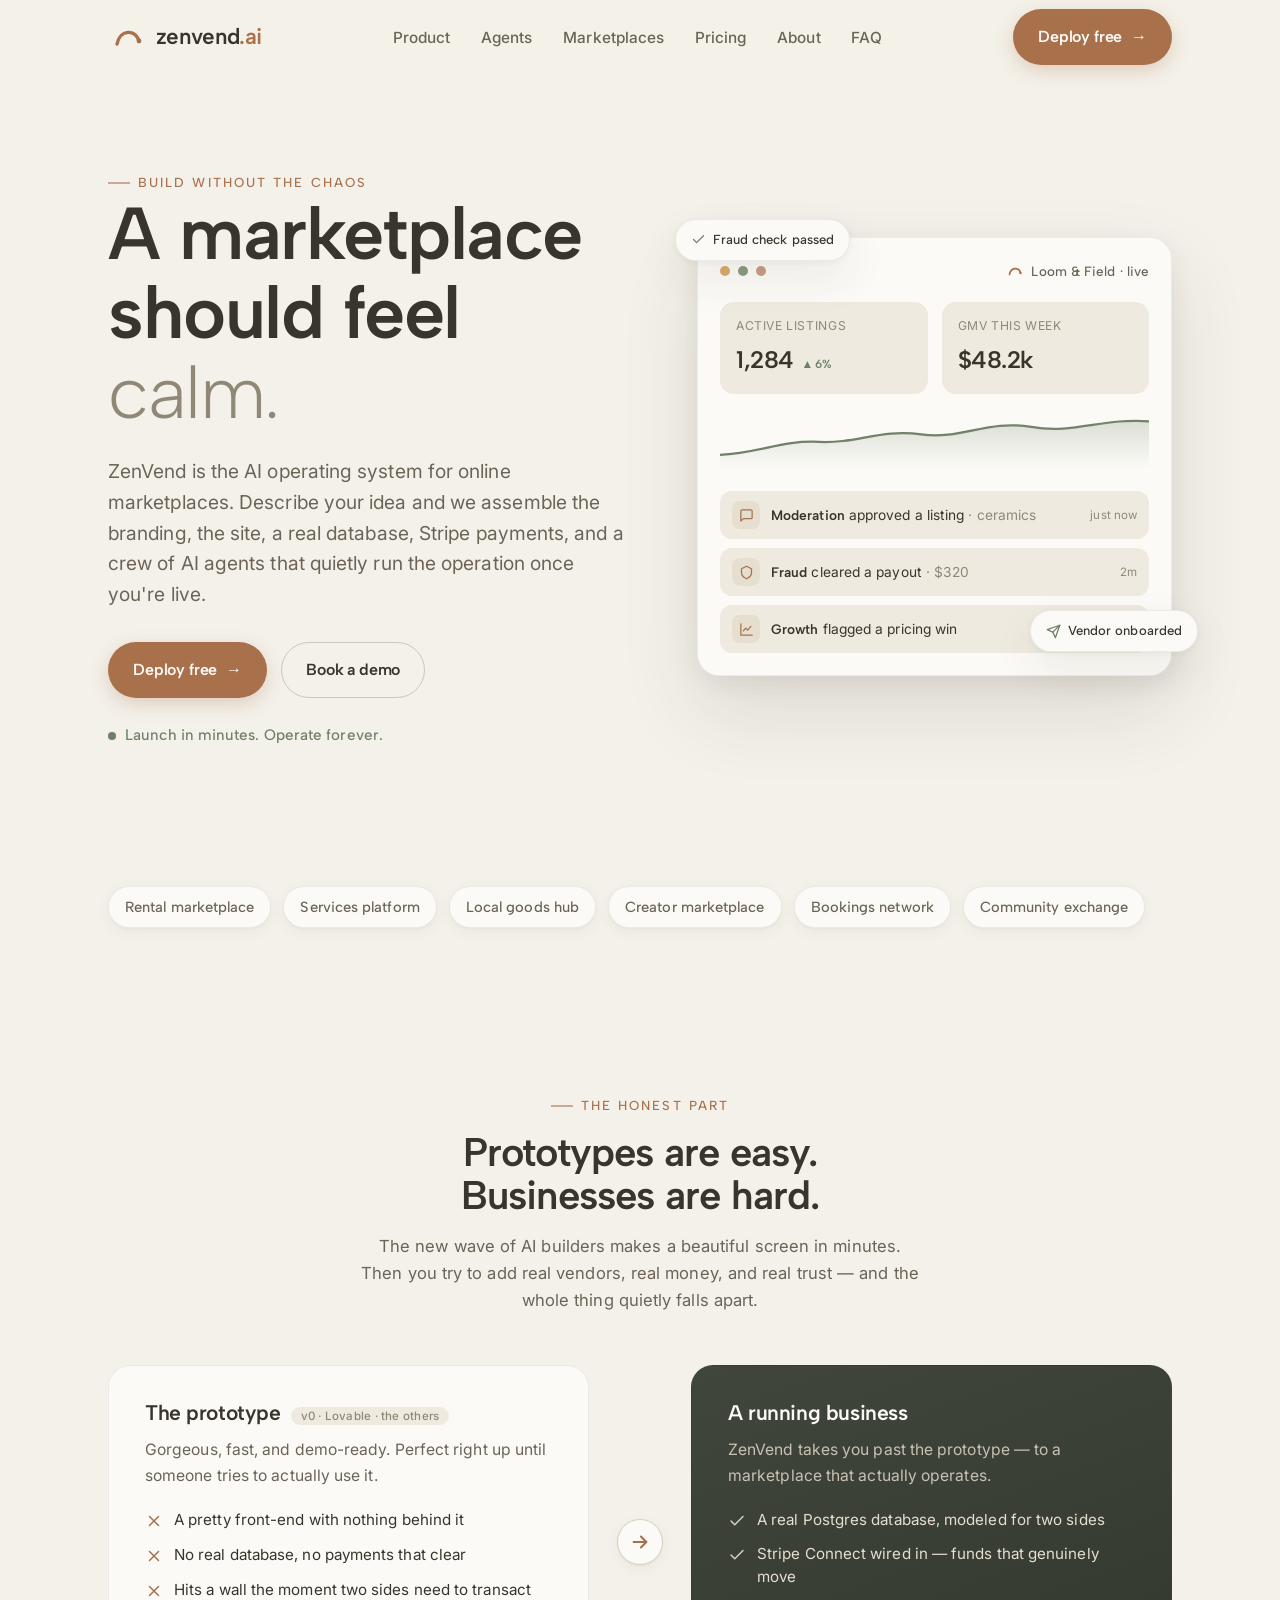
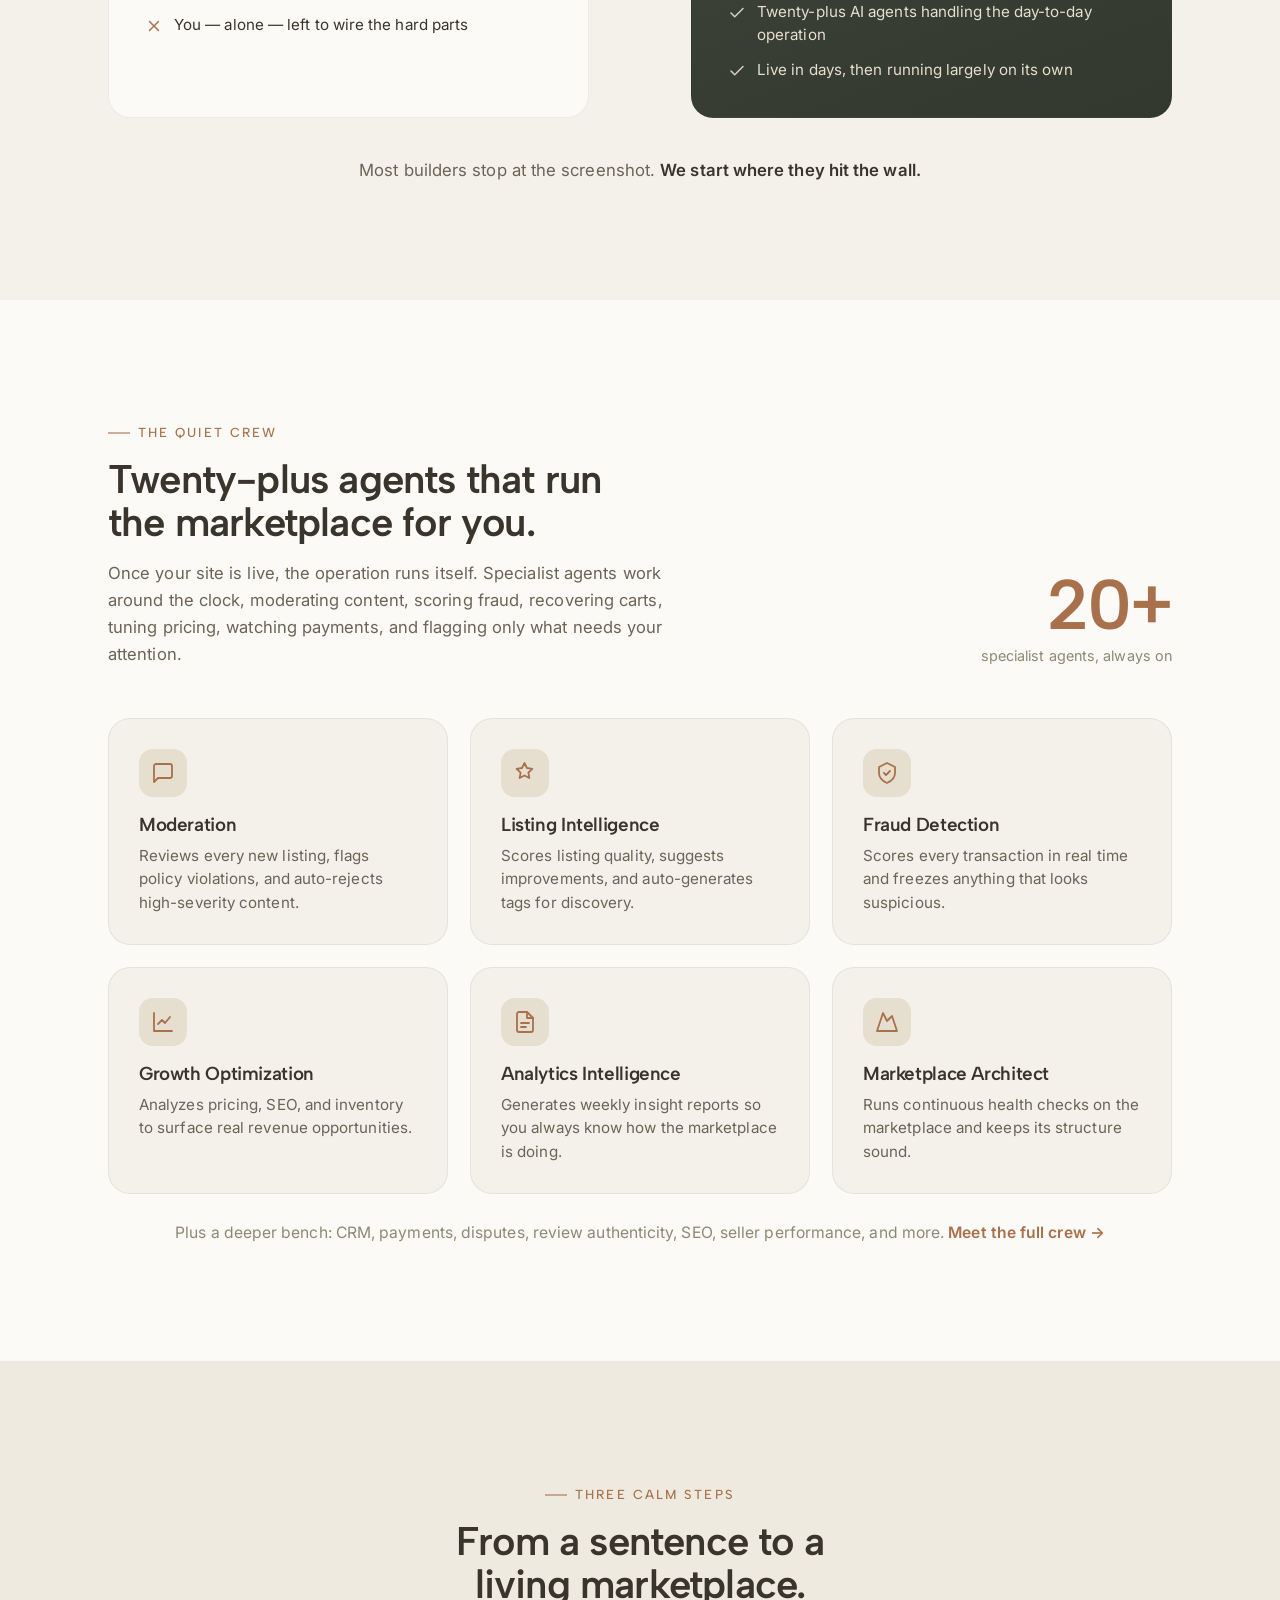
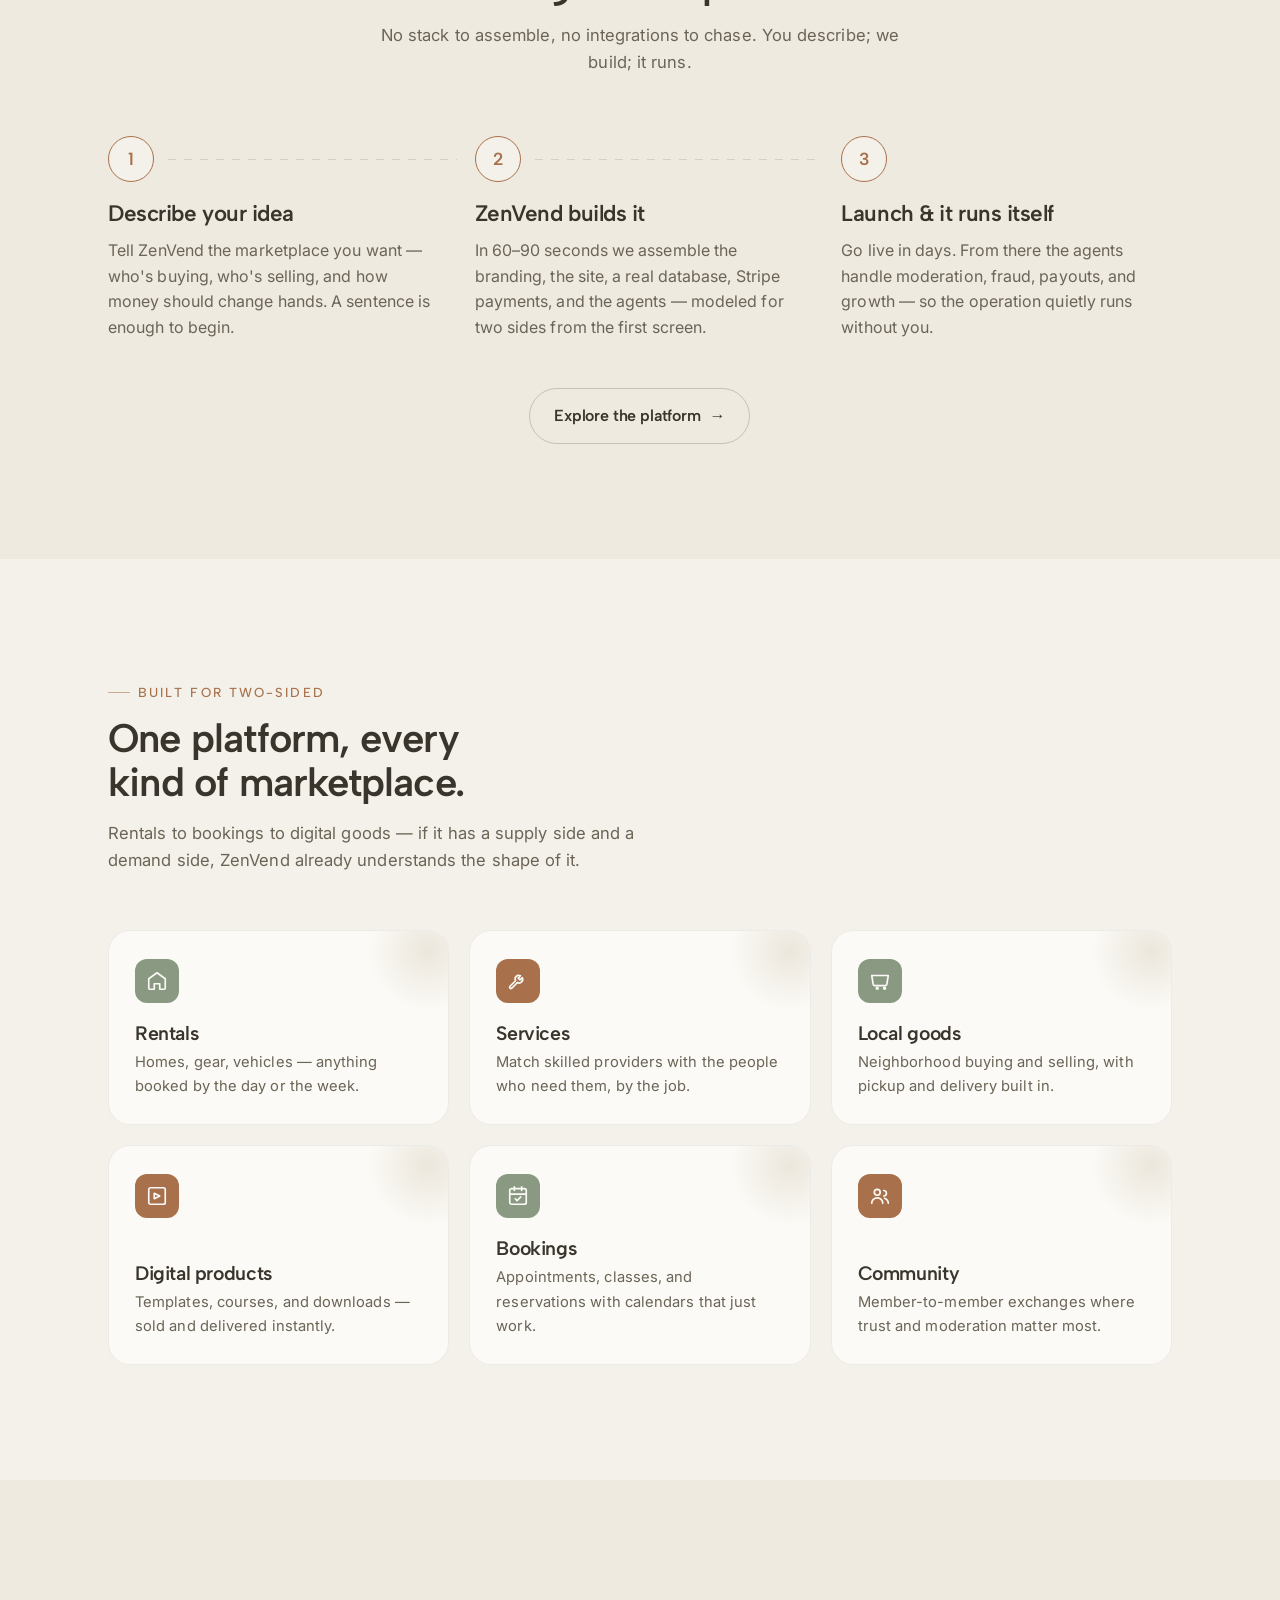
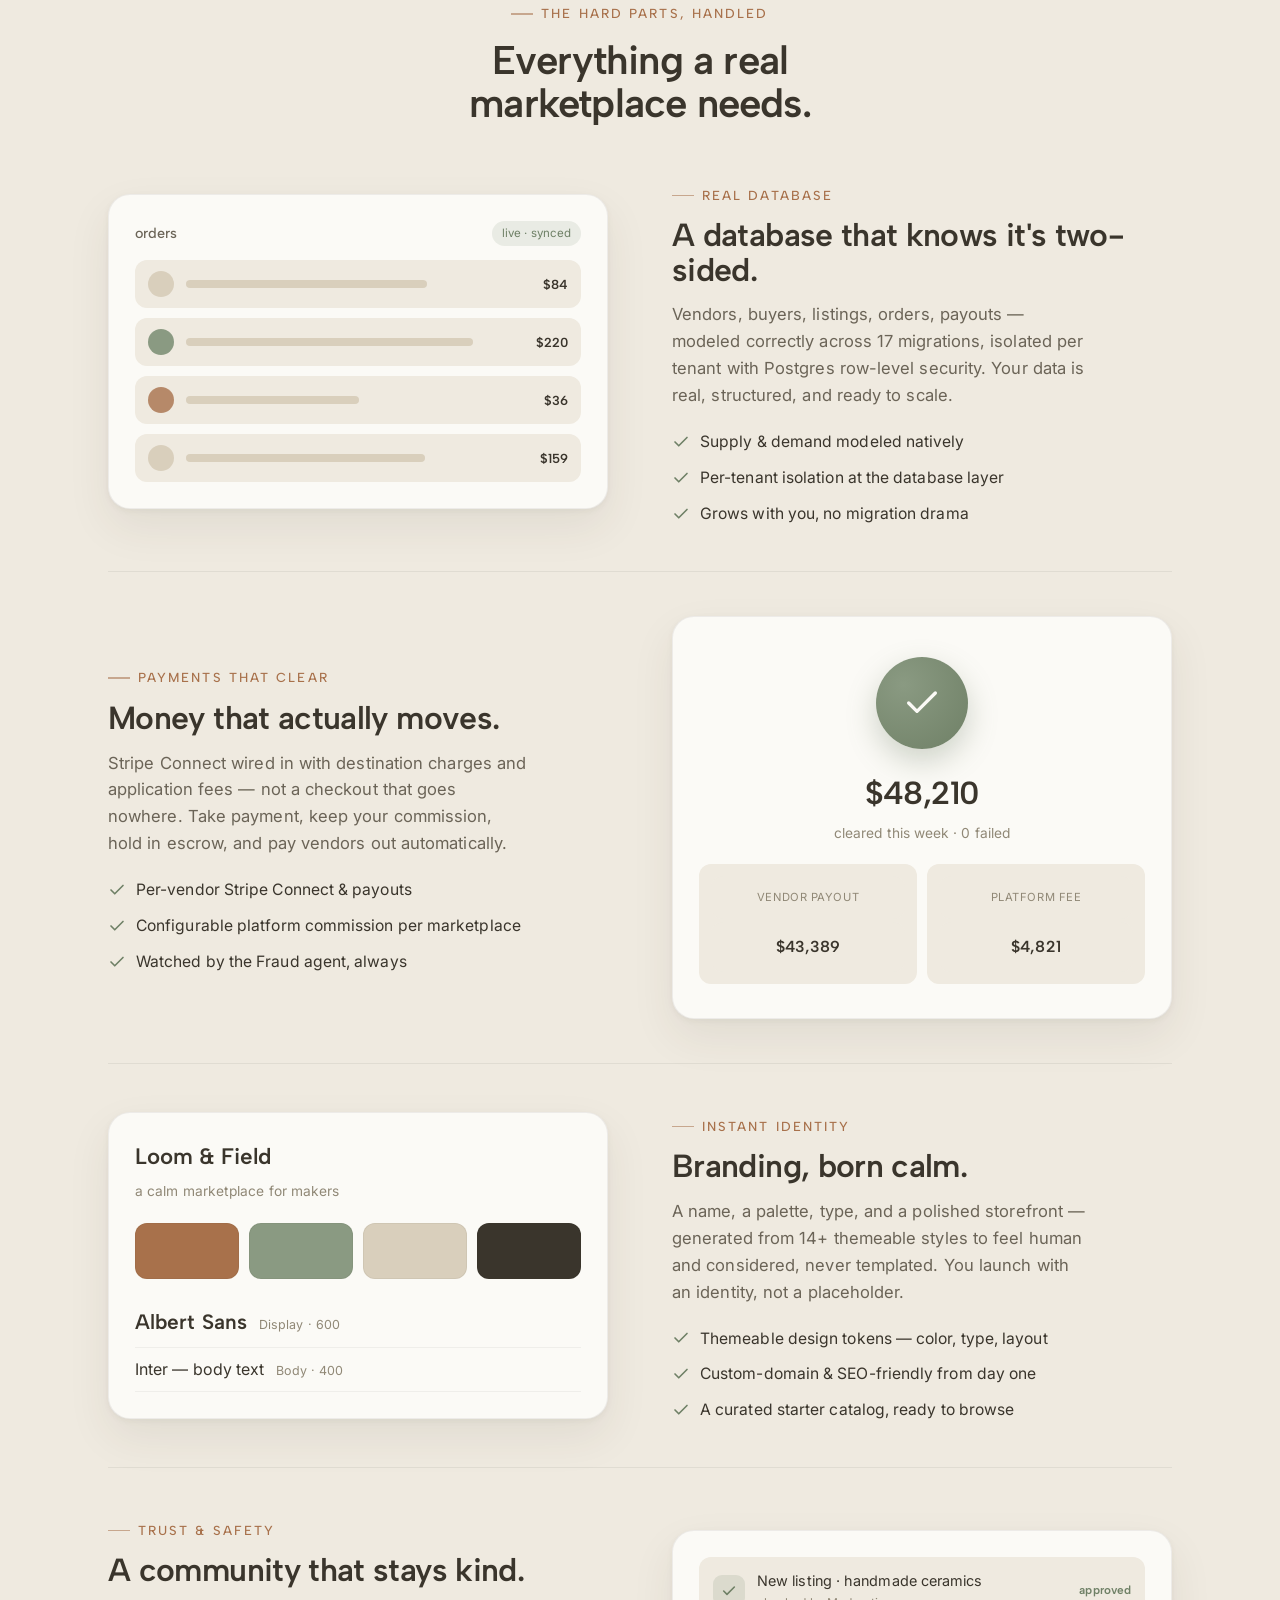
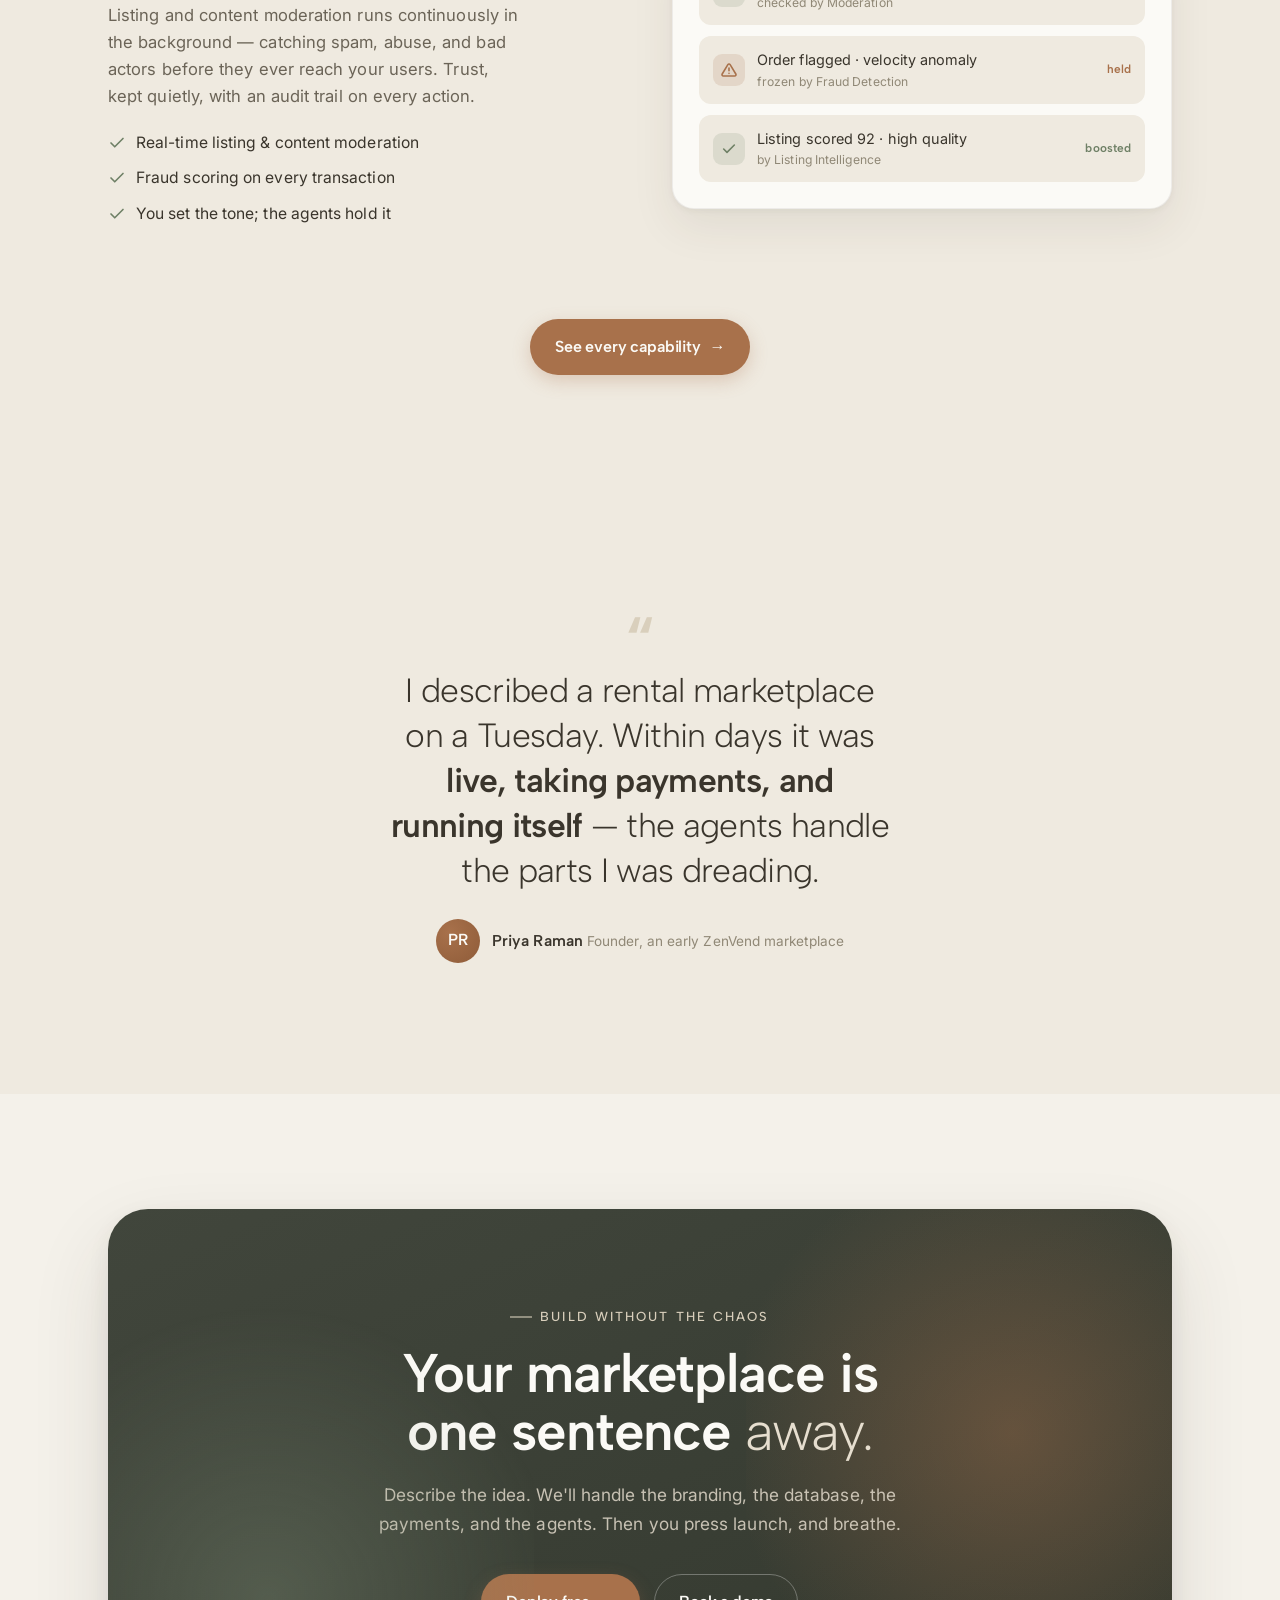
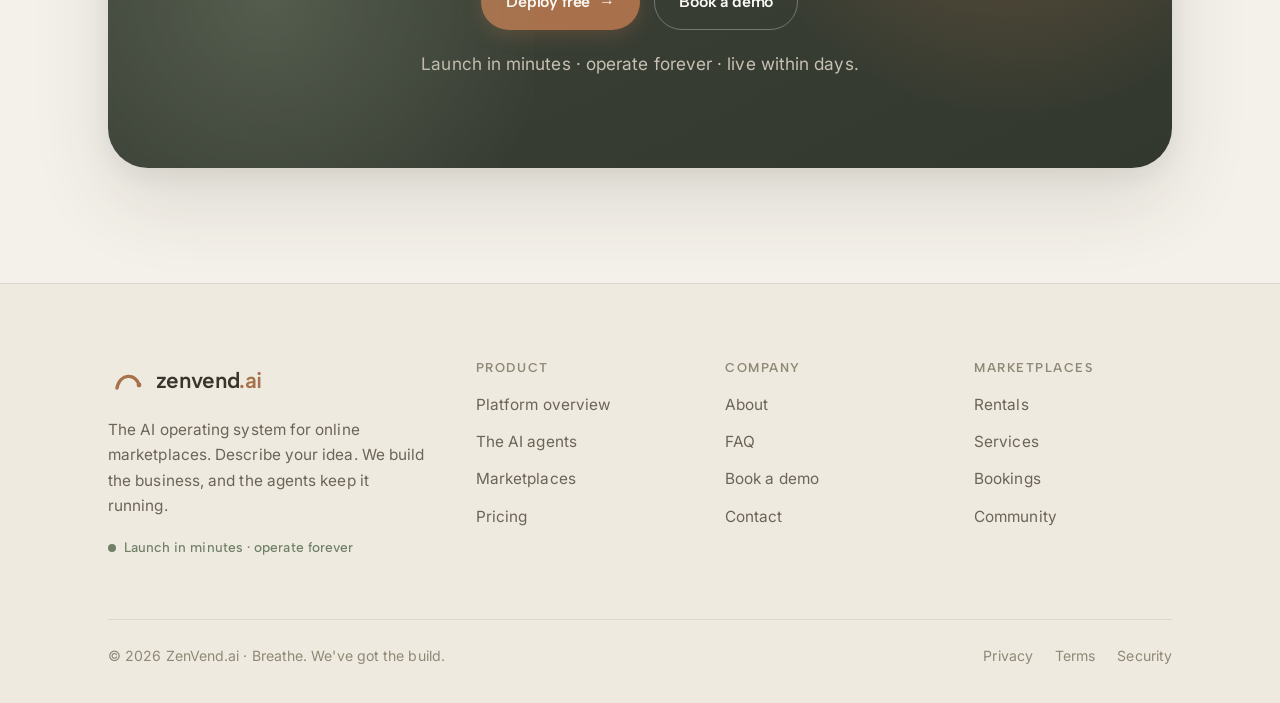
<file: index.html>
<!DOCTYPE html>
<html lang="en">
<head>
<meta charset="UTF-8" />
<meta name="viewport" content="width=device-width, initial-scale=1.0" />
<title>ZenVend.ai · A marketplace should feel calm</title>
<meta name="description" content="ZenVend.ai is the AI operating system for online marketplaces. Describe your idea and get branding, a site, a real database, Stripe payments, and AI agents that quietly run the operation for you." />

<link rel="preconnect" href="https://fonts.googleapis.com" />
<link rel="preconnect" href="https://fonts.gstatic.com" crossorigin />
<link href="https://fonts.googleapis.com/css2?family=Albert+Sans:wght@300;500;600&family=Inter:wght@400;500;600&display=swap" rel="stylesheet" />
<link rel="icon" href="data:image/svg+xml,%3Csvg xmlns='http://www.w3.org/2000/svg' width='40' height='40' viewBox='0 0 40 40'%3E%3Cpath d='M9 27 C 12 12, 28 12, 31 24' stroke='%23a8714b' stroke-width='3.4' stroke-linecap='round' fill='none'/%3E%3Ccircle cx='31' cy='24' r='2.4' fill='%23a8714b'/%3E%3C/svg%3E" />
<link rel="stylesheet" href="assets/styles.css" />
<script src="assets/analytics.js"></script>
</head>
<body>

<!-- ===================== NAV ===================== -->
<header class="nav" id="nav">
  <div class="wrap nav__inner">
    <a href="index.html" class="logo" aria-label="ZenVend home">
      <svg width="40" height="40" viewBox="0 0 40 40" fill="none" aria-hidden="true"><path d="M9 27 C 12 12, 28 12, 31 24" stroke="#a8714b" stroke-width="3.4" stroke-linecap="round" fill="none"/><circle cx="31" cy="24" r="2.4" fill="#a8714b"/></svg>
      <span class="wordmark">zenvend<span class="dot">.ai</span></span>
    </a>
    <nav aria-label="Primary">
      <ul class="nav__links">
        <li><a href="product.html">Product</a></li>
        <li><a href="agents.html">Agents</a></li>
        <li><a href="marketplaces.html">Marketplaces</a></li>
        <li><a href="pricing.html">Pricing</a></li>
        <li><a href="about.html">About</a></li>
        <li><a href="faq.html">FAQ</a></li>
      </ul>
    </nav>
    <div class="nav__cta">
      <!-- TODO(deploy-free-url): confirm the exact self-service signup path at app.zenvend.ai (e.g. /signup); same href used site-wide. -->
      <a href="https://app.zenvend.ai" class="btn btn--primary" rel="noopener">Deploy free <span class="arrow" aria-hidden="true">→</span></a>
      <button class="hamburger" id="hamburger" aria-label="Open menu" aria-controls="mobileMenu" aria-expanded="false"><span></span><span></span><span></span></button>
    </div>
  </div>
  <div class="mobile-menu" id="mobileMenu">
    <ul>
      <li><a href="product.html">Product</a></li>
      <li><a href="agents.html">Agents</a></li>
      <li><a href="marketplaces.html">Marketplaces</a></li>
      <li><a href="pricing.html">Pricing</a></li>
      <li><a href="about.html">About</a></li>
      <li><a href="faq.html">FAQ</a></li>
      <li><a href="https://app.zenvend.ai" class="btn btn--primary btn--block" rel="noopener">Deploy free →</a></li>
      <li><a href="contact.html" class="btn btn--ghost btn--block">Book a demo</a></li>
    </ul>
  </div>
</header>

<main id="top">

  <!-- ===================== HERO ===================== -->
  <section class="hero">
    <div class="wrap hero__grid">
      <div class="hero__copy">
        <span class="eyebrow reveal">Build without the chaos</span>
        <h1 class="reveal" data-delay="1">A marketplace <br>should feel <span class="soft">calm.</span></h1>
        <p class="hero__sub reveal" data-delay="2">
          ZenVend is the AI operating system for online marketplaces. Describe your idea and
          we assemble the branding, the site, a real database, Stripe payments, and a crew of
          AI agents that quietly run the operation once you're live.
        </p>
        <div class="hero__actions reveal" data-delay="3">
          <a href="https://app.zenvend.ai" class="btn btn--primary" rel="noopener">Deploy free <span class="arrow" aria-hidden="true">→</span></a>
          <a href="contact.html" class="btn btn--ghost">Book a demo</a>
        </div>
        <p class="hero__reassure reveal" data-delay="4">
          <span class="pulse" aria-hidden="true"></span>
          Launch in minutes. Operate forever.
        </p>
      </div>

      <!-- Hero visual: serene marketplace dashboard -->
      <div class="hero__visual reveal" data-delay="2" aria-hidden="true">
        <div class="float-chip float-chip--a">
          <svg viewBox="0 0 24 24" fill="none" stroke="currentColor" stroke-width="2" stroke-linecap="round" stroke-linejoin="round"><path d="M20 6 9 17l-5-5"/></svg>
          Fraud check passed
        </div>
        <div class="float-chip float-chip--b">
          <svg viewBox="0 0 24 24" fill="none" stroke="currentColor" stroke-width="2" stroke-linecap="round" stroke-linejoin="round"><path d="m22 2-7 20-4-9-9-4Z"/><path d="M22 2 11 13"/></svg>
          Vendor onboarded
        </div>
        <div class="panel">
          <div class="panel__bar">
            <span class="panel__dot" style="background:#D9A86B"></span>
            <span class="panel__dot" style="background:#8A9A82"></span>
            <span class="panel__dot" style="background:#C99B86"></span>
            <span class="panel__title">
              <svg width="20" height="20" viewBox="0 0 40 40" fill="none"><path d="M9 27 C 12 12, 28 12, 31 24" stroke="#a8714b" stroke-width="3.4" stroke-linecap="round" fill="none"/><circle cx="31" cy="24" r="2.4" fill="#a8714b"/></svg>
              Loom &amp; Field · live
            </span>
          </div>
          <div class="stat-row">
            <div class="stat">
              <div class="stat__label">Active listings</div>
              <div class="stat__num">1,284 <span class="up">▲ 6%</span></div>
            </div>
            <div class="stat">
              <div class="stat__label">GMV this week</div>
              <div class="stat__num">$48.2k</div>
            </div>
          </div>
          <svg class="spark" viewBox="0 0 320 60" preserveAspectRatio="none" fill="none">
            <defs><linearGradient id="sg" x1="0" y1="0" x2="0" y2="1"><stop offset="0" stop-color="#8A9A82" stop-opacity=".28"/><stop offset="1" stop-color="#8A9A82" stop-opacity="0"/></linearGradient></defs>
            <path d="M0 46 C 30 44, 46 30, 74 32 S 120 18, 150 24 S 200 8, 232 16 S 286 6, 320 10" stroke="#6F8066" stroke-width="2.4" stroke-linecap="round"/>
            <path d="M0 46 C 30 44, 46 30, 74 32 S 120 18, 150 24 S 200 8, 232 16 S 286 6, 320 10 L320 60 L0 60 Z" fill="url(#sg)"/>
          </svg>
          <div class="agent-feed">
            <div class="feed-item">
              <span class="feed-ico"><svg viewBox="0 0 24 24" fill="none" stroke="currentColor" stroke-width="2" stroke-linecap="round" stroke-linejoin="round"><path d="M21 15a2 2 0 0 1-2 2H7l-4 4V5a2 2 0 0 1 2-2h14a2 2 0 0 1 2 2Z"/></svg></span>
              <span class="feed-text"><b>Moderation</b> approved a listing <span>· ceramics</span></span>
              <span class="feed-time">just now</span>
            </div>
            <div class="feed-item">
              <span class="feed-ico"><svg viewBox="0 0 24 24" fill="none" stroke="currentColor" stroke-width="2" stroke-linecap="round" stroke-linejoin="round"><path d="M12 2 4 6v6c0 5 3.5 8 8 10 4.5-2 8-5 8-10V6Z"/></svg></span>
              <span class="feed-text"><b>Fraud</b> cleared a payout <span>· $320</span></span>
              <span class="feed-time">2m</span>
            </div>
            <div class="feed-item">
              <span class="feed-ico"><svg viewBox="0 0 24 24" fill="none" stroke="currentColor" stroke-width="2" stroke-linecap="round" stroke-linejoin="round"><path d="M3 3v18h18"/><path d="m7 14 4-4 3 3 5-6"/></svg></span>
              <span class="feed-text"><b>Growth</b> flagged a pricing win</span>
              <span class="feed-time">5m</span>
            </div>
          </div>
        </div>
      </div>
    </div>
  </section>

  <!-- ===================== TRUST STRIP ===================== -->
  <section class="trust">
    <div class="wrap">
      <p class="trust__label reveal">Operators are launching the next…</p>
      <div class="trust__words reveal" data-delay="1">
        <span>Rental marketplace</span>
        <span>Services platform</span>
        <span>Local goods hub</span>
        <span>Creator marketplace</span>
        <span>Bookings network</span>
        <span>Community exchange</span>
      </div>
    </div>
  </section>

  <!-- ===================== PROBLEM / COMPARE ===================== -->
  <section class="section">
    <div class="wrap">
      <div class="sec-head center reveal">
        <span class="eyebrow eyebrow--center">The honest part</span>
        <h2>Prototypes are easy.<br>Businesses are hard.</h2>
        <p>The new wave of AI builders makes a beautiful screen in minutes. Then you try to add
        real vendors, real money, and real trust — and the whole thing quietly falls apart.</p>
      </div>

      <div class="compare">
        <div class="compare__card compare__card--proto reveal" data-delay="1">
          <h3>The prototype <span class="tag">v0 · Lovable · the others</span></h3>
          <p>Gorgeous, fast, and demo-ready. Perfect right up until someone tries to actually use it.</p>
          <ul class="compare__list">
            <li><svg width="18" height="18" viewBox="0 0 24 24" fill="none" stroke="#A8714B" stroke-width="2" stroke-linecap="round"><path d="M18 6 6 18M6 6l12 12"/></svg> A pretty front-end with nothing behind it</li>
            <li><svg width="18" height="18" viewBox="0 0 24 24" fill="none" stroke="#A8714B" stroke-width="2" stroke-linecap="round"><path d="M18 6 6 18M6 6l12 12"/></svg> No real database, no payments that clear</li>
            <li><svg width="18" height="18" viewBox="0 0 24 24" fill="none" stroke="#A8714B" stroke-width="2" stroke-linecap="round"><path d="M18 6 6 18M6 6l12 12"/></svg> Hits a wall the moment two sides need to transact</li>
            <li><svg width="18" height="18" viewBox="0 0 24 24" fill="none" stroke="#A8714B" stroke-width="2" stroke-linecap="round"><path d="M18 6 6 18M6 6l12 12"/></svg> You — alone — left to wire the hard parts</li>
          </ul>
        </div>
        <div class="compare__mid reveal" data-delay="2" aria-hidden="true">
          <span class="compare__arrow"><svg width="22" height="22" viewBox="0 0 24 24" fill="none" stroke="currentColor" stroke-width="2.2" stroke-linecap="round" stroke-linejoin="round"><path d="M5 12h14M13 6l6 6-6 6"/></svg></span>
        </div>
        <div class="compare__card compare__card--prod reveal" data-delay="3">
          <h3>A running business</h3>
          <p>ZenVend takes you past the prototype — to a marketplace that actually operates.</p>
          <ul class="compare__list">
            <li><svg width="18" height="18" viewBox="0 0 24 24" fill="none" stroke="#D9CFBC" stroke-width="2" stroke-linecap="round" stroke-linejoin="round"><path d="M20 6 9 17l-5-5"/></svg> A real Postgres database, modeled for two sides</li>
            <li><svg width="18" height="18" viewBox="0 0 24 24" fill="none" stroke="#D9CFBC" stroke-width="2" stroke-linecap="round" stroke-linejoin="round"><path d="M20 6 9 17l-5-5"/></svg> Stripe Connect wired in — funds that genuinely move</li>
            <li><svg width="18" height="18" viewBox="0 0 24 24" fill="none" stroke="#D9CFBC" stroke-width="2" stroke-linecap="round" stroke-linejoin="round"><path d="M20 6 9 17l-5-5"/></svg> Twenty-plus AI agents handling the day-to-day operation</li>
            <li><svg width="18" height="18" viewBox="0 0 24 24" fill="none" stroke="#D9CFBC" stroke-width="2" stroke-linecap="round" stroke-linejoin="round"><path d="M20 6 9 17l-5-5"/></svg> Live in days, then running largely on its own</li>
          </ul>
        </div>
      </div>
      <p class="wall-note reveal">Most builders stop at the screenshot. <b>We start where they hit the wall.</b></p>
    </div>
  </section>

  <!-- ===================== AGENTS TEASER ===================== -->
  <section class="section section--white">
    <div class="wrap">
      <div class="agents-head">
        <div class="sec-head reveal">
          <span class="eyebrow">The quiet crew</span>
          <h2>Twenty-plus agents that run<br>the marketplace for you.</h2>
          <p>Once your site is live, the operation runs itself. Specialist agents work around the clock,
          moderating content, scoring fraud, recovering carts, tuning pricing, watching payments, and
          flagging only what needs your attention.</p>
        </div>
        <div class="agents-count reveal" data-delay="1" aria-hidden="true">
          <div class="big">20+</div>
          <div class="lbl">specialist agents, always on</div>
        </div>
      </div>

      <div class="agent-grid">
        <article class="agent-card reveal">
          <div class="agent-card__ico"><svg viewBox="0 0 24 24" fill="none" stroke="currentColor" stroke-width="1.8" stroke-linecap="round" stroke-linejoin="round"><path d="M21 15a2 2 0 0 1-2 2H7l-4 4V5a2 2 0 0 1 2-2h14a2 2 0 0 1 2 2Z"/></svg></div>
          <h3>Moderation</h3>
          <p>Reviews every new listing, flags policy violations, and auto-rejects high-severity content.</p>
        </article>
        <article class="agent-card reveal" data-delay="1">
          <div class="agent-card__ico"><svg viewBox="0 0 24 24" fill="none" stroke="currentColor" stroke-width="1.8" stroke-linecap="round" stroke-linejoin="round"><path d="m11.5 2 2.4 5 5.4.8-3.9 3.8.9 5.4-4.8-2.5-4.8 2.5.9-5.4L3.6 7.8 9 7Z"/></svg></div>
          <h3>Listing Intelligence</h3>
          <p>Scores listing quality, suggests improvements, and auto-generates tags for discovery.</p>
        </article>
        <article class="agent-card reveal" data-delay="2">
          <div class="agent-card__ico"><svg viewBox="0 0 24 24" fill="none" stroke="currentColor" stroke-width="1.8" stroke-linecap="round" stroke-linejoin="round"><path d="M12 2 4 6v6c0 5 3.5 8 8 10 4.5-2 8-5 8-10V6Z"/><path d="m9 12 2 2 4-4"/></svg></div>
          <h3>Fraud Detection</h3>
          <p>Scores every transaction in real time and freezes anything that looks suspicious.</p>
        </article>
        <article class="agent-card reveal">
          <div class="agent-card__ico"><svg viewBox="0 0 24 24" fill="none" stroke="currentColor" stroke-width="1.8" stroke-linecap="round" stroke-linejoin="round"><path d="M3 3v18h18"/><path d="m7 14 4-4 3 3 5-6"/></svg></div>
          <h3>Growth Optimization</h3>
          <p>Analyzes pricing, SEO, and inventory to surface real revenue opportunities.</p>
        </article>
        <article class="agent-card reveal" data-delay="1">
          <div class="agent-card__ico"><svg viewBox="0 0 24 24" fill="none" stroke="currentColor" stroke-width="1.8" stroke-linecap="round" stroke-linejoin="round"><path d="M14 2v6h6"/><path d="M14 2H6a2 2 0 0 0-2 2v16a2 2 0 0 0 2 2h12a2 2 0 0 0 2-2V8Z"/><path d="M8 13h8M8 17h5"/></svg></div>
          <h3>Analytics Intelligence</h3>
          <p>Generates weekly insight reports so you always know how the marketplace is doing.</p>
        </article>
        <article class="agent-card reveal" data-delay="2">
          <div class="agent-card__ico"><svg viewBox="0 0 24 24" fill="none" stroke="currentColor" stroke-width="1.8" stroke-linecap="round" stroke-linejoin="round"><path d="m8 3 4 8 5-5 5 15H2Z"/></svg></div>
          <h3>Marketplace Architect</h3>
          <p>Runs continuous health checks on the marketplace and keeps its structure sound.</p>
        </article>
      </div>
      <p class="agents-more reveal">Plus a deeper bench: CRM, payments, disputes, review authenticity, SEO, seller performance, and more. <a href="agents.html" style="color:var(--clay);font-weight:600">Meet the full crew →</a></p>
    </div>
  </section>

  <!-- ===================== HOW IT WORKS ===================== -->
  <section class="section how">
    <div class="wrap">
      <div class="sec-head center reveal">
        <span class="eyebrow eyebrow--center">Three calm steps</span>
        <h2>From a sentence to a<br>living marketplace.</h2>
        <p>No stack to assemble, no integrations to chase. You describe; we build; it runs.</p>
      </div>
      <div class="steps">
        <div class="step reveal">
          <div class="step__line" aria-hidden="true"></div>
          <div class="step__num">1</div>
          <h3>Describe your idea</h3>
          <p>Tell ZenVend the marketplace you want — who's buying, who's selling, and how money should change hands. A sentence is enough to begin.</p>
        </div>
        <div class="step reveal" data-delay="1">
          <div class="step__line" aria-hidden="true"></div>
          <div class="step__num">2</div>
          <h3>ZenVend builds it</h3>
          <p>In 60–90 seconds we assemble the branding, the site, a real database, Stripe payments, and the agents — modeled for two sides from the first screen.</p>
        </div>
        <div class="step reveal" data-delay="2">
          <div class="step__num">3</div>
          <h3>Launch &amp; it runs itself</h3>
          <p>Go live in days. From there the agents handle moderation, fraud, payouts, and growth — so the operation quietly runs without you.</p>
        </div>
      </div>
      <div style="text-align:center;margin-top:clamp(34px,4vw,48px)" class="reveal">
        <a href="product.html" class="btn btn--ghost">Explore the platform <span class="arrow" aria-hidden="true">→</span></a>
      </div>
    </div>
  </section>

  <!-- ===================== MARKETPLACES TEASER ===================== -->
  <section class="section">
    <div class="wrap">
      <div class="sec-head reveal">
        <span class="eyebrow">Built for two-sided</span>
        <h2>One platform, every<br>kind of marketplace.</h2>
        <p>Rentals to bookings to digital goods — if it has a supply side and a demand side, ZenVend already understands the shape of it.</p>
      </div>
      <div class="verts">
        <article class="vert reveal">
          <span class="vert__ico"><svg viewBox="0 0 24 24" fill="none" stroke="currentColor" stroke-width="1.8" stroke-linecap="round" stroke-linejoin="round"><path d="M3 9.5 12 3l9 6.5V20a1 1 0 0 1-1 1h-5v-6H9v6H4a1 1 0 0 1-1-1Z"/></svg></span>
          <h3>Rentals</h3>
          <p>Homes, gear, vehicles — anything booked by the day or the week.</p>
        </article>
        <article class="vert reveal" data-delay="1">
          <span class="vert__ico"><svg viewBox="0 0 24 24" fill="none" stroke="currentColor" stroke-width="1.8" stroke-linecap="round" stroke-linejoin="round"><path d="M14.7 6.3a4 4 0 0 0-5.4 5.4l-6 6a1.4 1.4 0 0 0 2 2l6-6a4 4 0 0 0 5.4-5.4l-2.5 2.5-2-2Z"/></svg></span>
          <h3>Services</h3>
          <p>Match skilled providers with the people who need them, by the job.</p>
        </article>
        <article class="vert reveal" data-delay="2">
          <span class="vert__ico"><svg viewBox="0 0 24 24" fill="none" stroke="currentColor" stroke-width="1.8" stroke-linecap="round" stroke-linejoin="round"><path d="M3 6h18l-1.5 9.5a2 2 0 0 1-2 1.5H6.5a2 2 0 0 1-2-1.5Z"/><circle cx="9" cy="20" r="1"/><circle cx="17" cy="20" r="1"/></svg></span>
          <h3>Local goods</h3>
          <p>Neighborhood buying and selling, with pickup and delivery built in.</p>
        </article>
        <article class="vert reveal">
          <span class="vert__ico"><svg viewBox="0 0 24 24" fill="none" stroke="currentColor" stroke-width="1.8" stroke-linecap="round" stroke-linejoin="round"><rect x="3" y="3" width="18" height="18" rx="2"/><path d="m9 9 6 3-6 3Z"/></svg></span>
          <h3>Digital products</h3>
          <p>Templates, courses, and downloads — sold and delivered instantly.</p>
        </article>
        <article class="vert reveal" data-delay="1">
          <span class="vert__ico"><svg viewBox="0 0 24 24" fill="none" stroke="currentColor" stroke-width="1.8" stroke-linecap="round" stroke-linejoin="round"><rect x="3" y="4" width="18" height="17" rx="2"/><path d="M3 10h18M8 2v4M16 2v4"/><path d="m9 15 2 2 4-4"/></svg></span>
          <h3>Bookings</h3>
          <p>Appointments, classes, and reservations with calendars that just work.</p>
        </article>
        <article class="vert reveal" data-delay="2">
          <span class="vert__ico"><svg viewBox="0 0 24 24" fill="none" stroke="currentColor" stroke-width="1.8" stroke-linecap="round" stroke-linejoin="round"><circle cx="9" cy="8" r="3.2"/><path d="M3 20a6 6 0 0 1 12 0"/><path d="M16 6a3 3 0 0 1 0 6M21 20a6 6 0 0 0-4-5.6"/></svg></span>
          <h3>Community</h3>
          <p>Member-to-member exchanges where trust and moderation matter most.</p>
        </article>
      </div>
    </div>
  </section>

  <!-- ===================== FEATURES ===================== -->
  <section class="section section--warm">
    <div class="wrap">
      <div class="sec-head center reveal" style="margin-bottom:8px">
        <span class="eyebrow eyebrow--center">The hard parts, handled</span>
        <h2>Everything a real<br>marketplace needs.</h2>
      </div>

      <div class="feat-block">
        <div class="feat-block__copy reveal">
          <span class="eyebrow">Real database</span>
          <h3>A database that knows it's two-sided.</h3>
          <p>Vendors, buyers, listings, orders, payouts — modeled correctly across 17 migrations, isolated per tenant with Postgres row-level security. Your data is real, structured, and ready to scale.</p>
          <ul class="feat-points">
            <li><svg width="18" height="18" viewBox="0 0 24 24" fill="none" stroke="currentColor" stroke-width="2.2" stroke-linecap="round" stroke-linejoin="round"><path d="M20 6 9 17l-5-5"/></svg> Supply &amp; demand modeled natively</li>
            <li><svg width="18" height="18" viewBox="0 0 24 24" fill="none" stroke="currentColor" stroke-width="2.2" stroke-linecap="round" stroke-linejoin="round"><path d="M20 6 9 17l-5-5"/></svg> Per-tenant isolation at the database layer</li>
            <li><svg width="18" height="18" viewBox="0 0 24 24" fill="none" stroke="currentColor" stroke-width="2.2" stroke-linecap="round" stroke-linejoin="round"><path d="M20 6 9 17l-5-5"/></svg> Grows with you, no migration drama</li>
          </ul>
        </div>
        <div class="feat-block__art reveal" data-delay="1" aria-hidden="true">
          <div class="art-db">
            <div class="art-db__head"><span class="t">orders</span><span class="art-db__pill">live · synced</span></div>
            <div class="art-db__row"><span class="art-db__av"></span><span class="art-db__bar w70"></span><span class="art-db__amt">$84</span></div>
            <div class="art-db__row"><span class="art-db__av"></span><span class="art-db__bar w85"></span><span class="art-db__amt">$220</span></div>
            <div class="art-db__row"><span class="art-db__av"></span><span class="art-db__bar w50"></span><span class="art-db__amt">$36</span></div>
            <div class="art-db__row"><span class="art-db__av"></span><span class="art-db__bar w70"></span><span class="art-db__amt">$159</span></div>
          </div>
        </div>
      </div>

      <div class="feat-block">
        <div class="feat-block__copy reveal">
          <span class="eyebrow">Payments that clear</span>
          <h3>Money that actually moves.</h3>
          <p>Stripe Connect wired in with destination charges and application fees — not a checkout that goes nowhere. Take payment, keep your commission, hold in escrow, and pay vendors out automatically.</p>
          <ul class="feat-points">
            <li><svg width="18" height="18" viewBox="0 0 24 24" fill="none" stroke="currentColor" stroke-width="2.2" stroke-linecap="round" stroke-linejoin="round"><path d="M20 6 9 17l-5-5"/></svg> Per-vendor Stripe Connect &amp; payouts</li>
            <li><svg width="18" height="18" viewBox="0 0 24 24" fill="none" stroke="currentColor" stroke-width="2.2" stroke-linecap="round" stroke-linejoin="round"><path d="M20 6 9 17l-5-5"/></svg> Configurable platform commission per marketplace</li>
            <li><svg width="18" height="18" viewBox="0 0 24 24" fill="none" stroke="currentColor" stroke-width="2.2" stroke-linecap="round" stroke-linejoin="round"><path d="M20 6 9 17l-5-5"/></svg> Watched by the Fraud agent, always</li>
          </ul>
        </div>
        <div class="feat-block__art reveal" data-delay="1" aria-hidden="true">
          <div class="art-pay">
            <div class="art-pay__circle"><svg viewBox="0 0 24 24" fill="none" stroke="currentColor" stroke-width="2" stroke-linecap="round" stroke-linejoin="round"><path d="M20 6 9 17l-5-5"/></svg></div>
            <div class="art-pay__amt">$48,210</div>
            <div class="art-pay__sub">cleared this week · 0 failed</div>
            <div class="art-pay__split">
              <div><div class="k">Vendor payout</div><div class="v">$43,389</div></div>
              <div><div class="k">Platform fee</div><div class="v">$4,821</div></div>
            </div>
          </div>
        </div>
      </div>

      <div class="feat-block">
        <div class="feat-block__copy reveal">
          <span class="eyebrow">Instant identity</span>
          <h3>Branding, born calm.</h3>
          <p>A name, a palette, type, and a polished storefront — generated from 14+ themeable styles to feel human and considered, never templated. You launch with an identity, not a placeholder.</p>
          <ul class="feat-points">
            <li><svg width="18" height="18" viewBox="0 0 24 24" fill="none" stroke="currentColor" stroke-width="2.2" stroke-linecap="round" stroke-linejoin="round"><path d="M20 6 9 17l-5-5"/></svg> Themeable design tokens — color, type, layout</li>
            <li><svg width="18" height="18" viewBox="0 0 24 24" fill="none" stroke="currentColor" stroke-width="2.2" stroke-linecap="round" stroke-linejoin="round"><path d="M20 6 9 17l-5-5"/></svg> Custom-domain &amp; SEO-friendly from day one</li>
            <li><svg width="18" height="18" viewBox="0 0 24 24" fill="none" stroke="currentColor" stroke-width="2.2" stroke-linecap="round" stroke-linejoin="round"><path d="M20 6 9 17l-5-5"/></svg> A curated starter catalog, ready to browse</li>
          </ul>
        </div>
        <div class="feat-block__art reveal" data-delay="1" aria-hidden="true">
          <div class="art-brand">
            <div class="art-brand__name">Loom &amp; Field</div>
            <div class="art-brand__tag">a calm marketplace for makers</div>
            <div class="art-brand__swatches">
              <span class="art-brand__sw" style="background:#A8714B"></span>
              <span class="art-brand__sw" style="background:#8A9A82"></span>
              <span class="art-brand__sw" style="background:#D9CFBC"></span>
              <span class="art-brand__sw" style="background:#3A352C"></span>
            </div>
            <div class="art-brand__fonts">
              <div><span class="lg">Albert Sans</span><span class="meta">Display · 600</span></div>
              <div><span style="font-family:Inter">Inter — body text</span><span class="meta">Body · 400</span></div>
            </div>
          </div>
        </div>
      </div>

      <div class="feat-block">
        <div class="feat-block__copy reveal">
          <span class="eyebrow">Trust &amp; safety</span>
          <h3>A community that stays kind.</h3>
          <p>Listing and content moderation runs continuously in the background — catching spam, abuse, and bad actors before they ever reach your users. Trust, kept quietly, with an audit trail on every action.</p>
          <ul class="feat-points">
            <li><svg width="18" height="18" viewBox="0 0 24 24" fill="none" stroke="currentColor" stroke-width="2.2" stroke-linecap="round" stroke-linejoin="round"><path d="M20 6 9 17l-5-5"/></svg> Real-time listing &amp; content moderation</li>
            <li><svg width="18" height="18" viewBox="0 0 24 24" fill="none" stroke="currentColor" stroke-width="2.2" stroke-linecap="round" stroke-linejoin="round"><path d="M20 6 9 17l-5-5"/></svg> Fraud scoring on every transaction</li>
            <li><svg width="18" height="18" viewBox="0 0 24 24" fill="none" stroke="currentColor" stroke-width="2.2" stroke-linecap="round" stroke-linejoin="round"><path d="M20 6 9 17l-5-5"/></svg> You set the tone; the agents hold it</li>
          </ul>
        </div>
        <div class="feat-block__art reveal" data-delay="1" aria-hidden="true">
          <div class="art-mod">
            <div class="art-mod__item">
              <span class="art-mod__badge ok"><svg width="16" height="16" viewBox="0 0 24 24" fill="none" stroke="currentColor" stroke-width="2.4" stroke-linecap="round" stroke-linejoin="round"><path d="M20 6 9 17l-5-5"/></svg></span>
              <span class="art-mod__txt">New listing · handmade ceramics<span class="s">checked by Moderation</span></span>
              <span class="art-mod__state ok">approved</span>
            </div>
            <div class="art-mod__item">
              <span class="art-mod__badge flag"><svg width="16" height="16" viewBox="0 0 24 24" fill="none" stroke="currentColor" stroke-width="2.4" stroke-linecap="round" stroke-linejoin="round"><path d="M12 9v4M12 17h.01"/><path d="M10.3 3.9 1.8 18a2 2 0 0 0 1.7 3h17a2 2 0 0 0 1.7-3L13.7 3.9a2 2 0 0 0-3.4 0Z"/></svg></span>
              <span class="art-mod__txt">Order flagged · velocity anomaly<span class="s">frozen by Fraud Detection</span></span>
              <span class="art-mod__state flag">held</span>
            </div>
            <div class="art-mod__item">
              <span class="art-mod__badge ok"><svg width="16" height="16" viewBox="0 0 24 24" fill="none" stroke="currentColor" stroke-width="2.4" stroke-linecap="round" stroke-linejoin="round"><path d="M20 6 9 17l-5-5"/></svg></span>
              <span class="art-mod__txt">Listing scored 92 · high quality<span class="s">by Listing Intelligence</span></span>
              <span class="art-mod__state ok">boosted</span>
            </div>
          </div>
        </div>
      </div>

      <div style="text-align:center;margin-top:clamp(34px,4vw,48px)" class="reveal">
        <a href="product.html" class="btn btn--primary">See every capability <span class="arrow" aria-hidden="true">→</span></a>
      </div>
    </div>
  </section>

  <!-- ===================== TESTIMONIAL ===================== -->
  <section class="section quote-wrap">
    <div class="wrap">
      <figure class="quote reveal">
        <span class="quote__mark" aria-hidden="true">&ldquo;</span>
        <blockquote>
          I described a rental marketplace on a Tuesday. Within days it was
          <b>live, taking payments, and running itself</b> — the agents handle the parts I was dreading.
        </blockquote>
        <figcaption class="quote__by">
          <span class="quote__av" aria-hidden="true">PR</span>
          <span class="quote__meta">
            <span class="n">Priya Raman</span>
            <span class="r">Founder, an early ZenVend marketplace</span>
          </span>
        </figcaption>
      </figure>
    </div>
  </section>

  <!-- ===================== FINAL CTA ===================== -->
  <section class="section final">
    <div class="wrap">
      <div class="final__card reveal">
        <span class="eyebrow">Build without the chaos</span>
        <h2>Your marketplace is<br>one sentence <span class="soft">away.</span></h2>
        <p>Describe the idea. We'll handle the branding, the database, the payments, and the agents.
        Then you press launch, and breathe.</p>
        <div class="final__actions">
          <a href="https://app.zenvend.ai" class="btn btn--primary" rel="noopener">Deploy free <span class="arrow" aria-hidden="true">→</span></a>
          <a href="contact.html" class="btn btn--ghost">Book a demo</a>
        </div>
        <p class="final__note">Launch in minutes · operate forever · live within days.</p>
      </div>
    </div>
  </section>

</main>

<!-- ===================== FOOTER ===================== -->
<footer class="footer">
  <div class="wrap">
    <div class="footer__top">
      <div class="footer__brand">
        <a href="index.html" class="logo" aria-label="ZenVend home">
          <svg width="40" height="40" viewBox="0 0 40 40" fill="none" aria-hidden="true"><path d="M9 27 C 12 12, 28 12, 31 24" stroke="#a8714b" stroke-width="3.4" stroke-linecap="round" fill="none"/><circle cx="31" cy="24" r="2.4" fill="#a8714b"/></svg>
          <span class="wordmark">zenvend<span class="dot">.ai</span></span>
        </a>
        <p>The AI operating system for online marketplaces. Describe your idea. We build the business, and the agents keep it running.</p>
        <span class="status"><span class="pulse" aria-hidden="true"></span> Launch in minutes · operate forever</span>
      </div>
      <div class="footer__col">
        <h4>Product</h4>
        <ul>
          <li><a href="product.html">Platform overview</a></li>
          <li><a href="agents.html">The AI agents</a></li>
          <li><a href="marketplaces.html">Marketplaces</a></li>
          <li><a href="pricing.html">Pricing</a></li>
        </ul>
      </div>
      <div class="footer__col">
        <h4>Company</h4>
        <ul>
          <li><a href="about.html">About</a></li>
          <li><a href="faq.html">FAQ</a></li>
          <li><a href="contact.html">Book a demo</a></li>
          <li><a href="contact.html">Contact</a></li>
        </ul>
      </div>
      <div class="footer__col">
        <h4>Marketplaces</h4>
        <ul>
          <li><a href="marketplaces.html">Rentals</a></li>
          <li><a href="marketplaces.html">Services</a></li>
          <li><a href="marketplaces.html">Bookings</a></li>
          <li><a href="marketplaces.html">Community</a></li>
        </ul>
      </div>
    </div>
    <div class="footer__bottom">
      <span>© 2026 ZenVend.ai · Breathe. We've got the build.</span>
      <span class="legal">
        <a href="contact.html">Privacy</a>
        <a href="contact.html">Terms</a>
        <a href="contact.html">Security</a>
      </span>
    </div>
  </div>
</footer>

<script src="assets/main.js"></script>
</body>
</html>
</file>
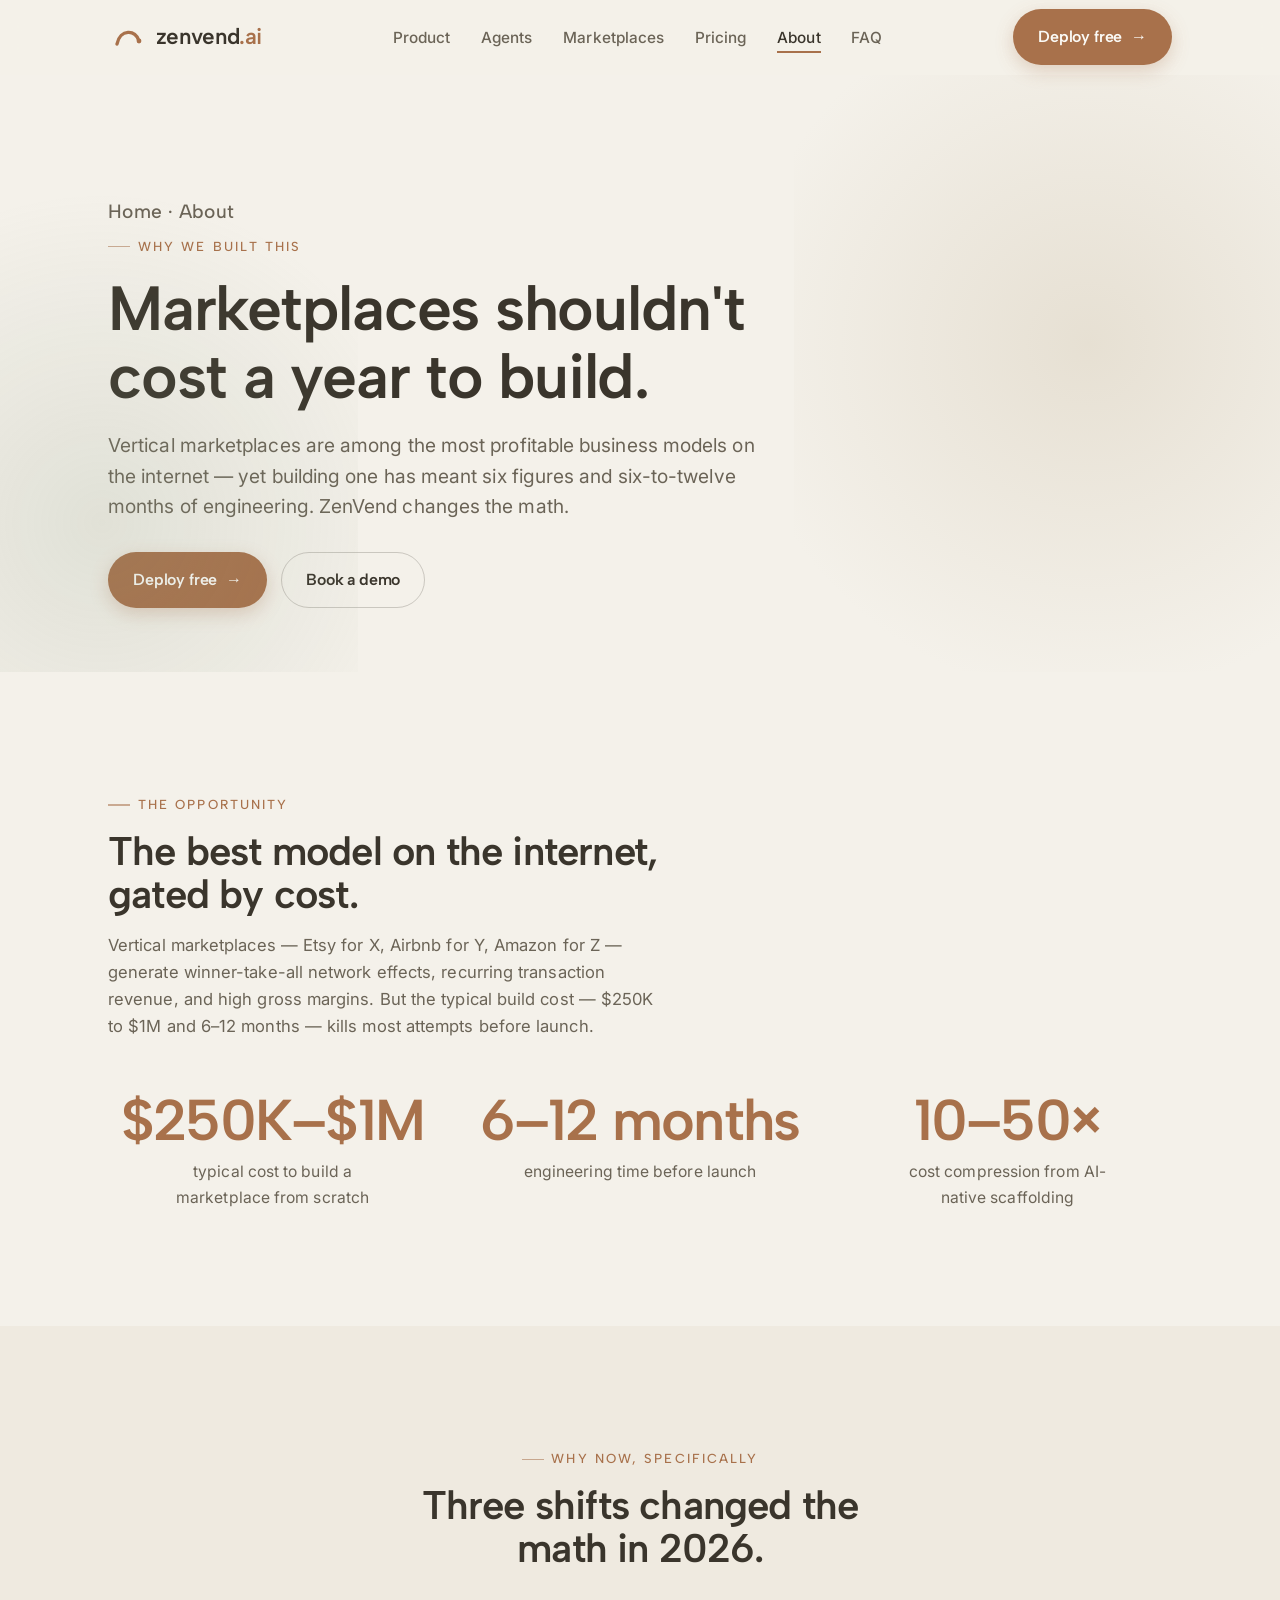
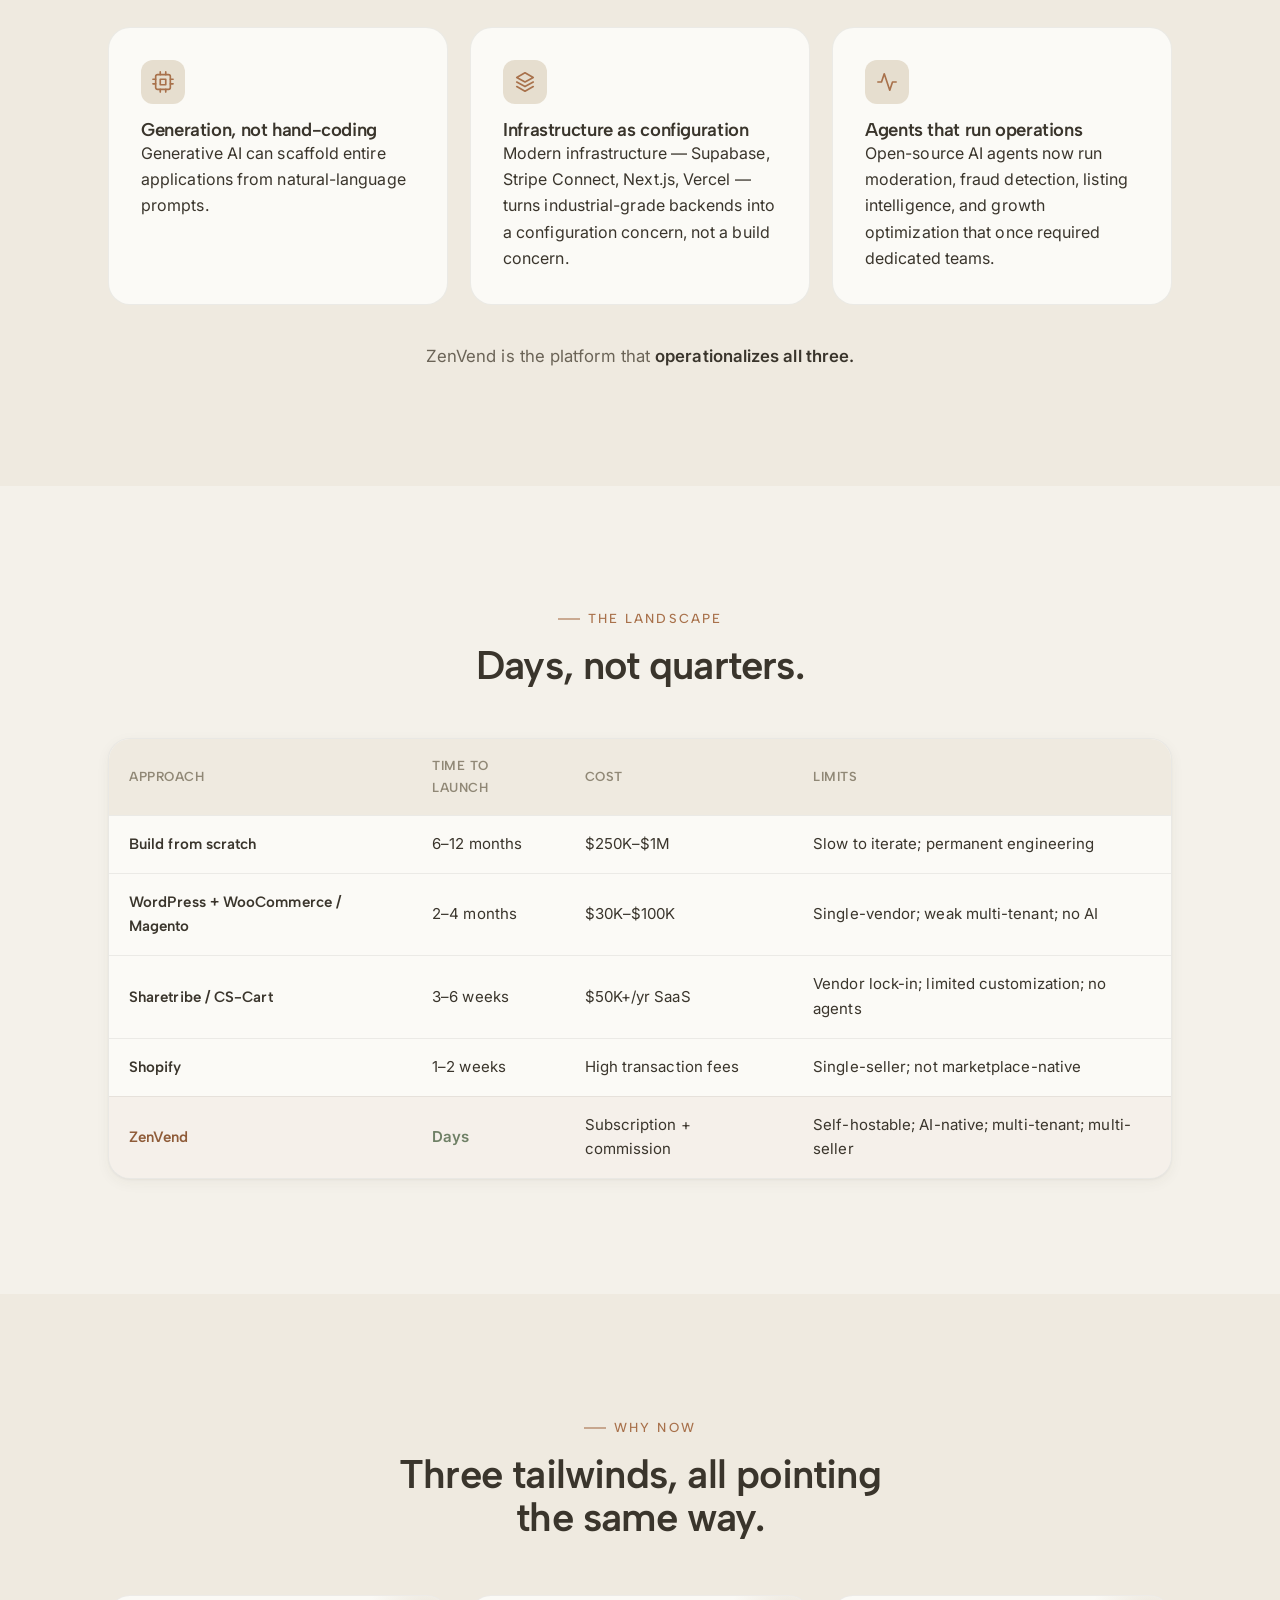
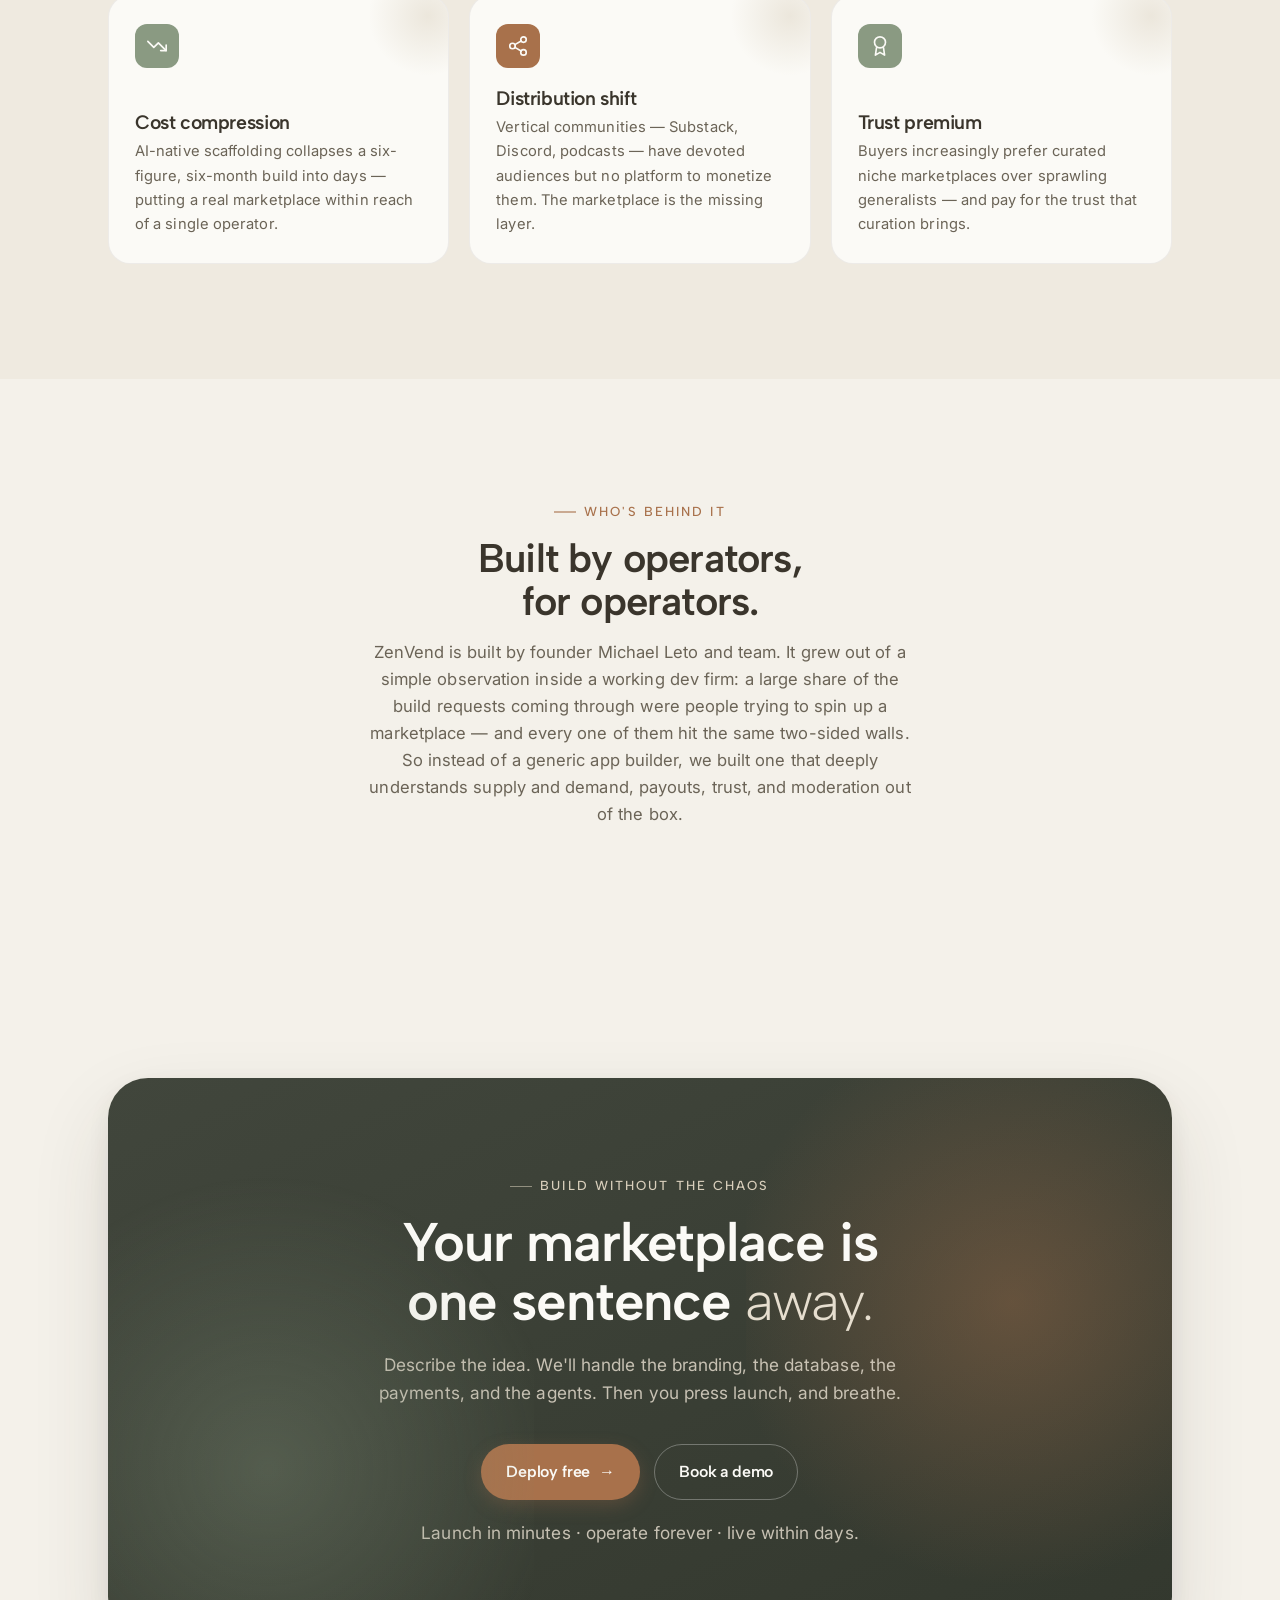
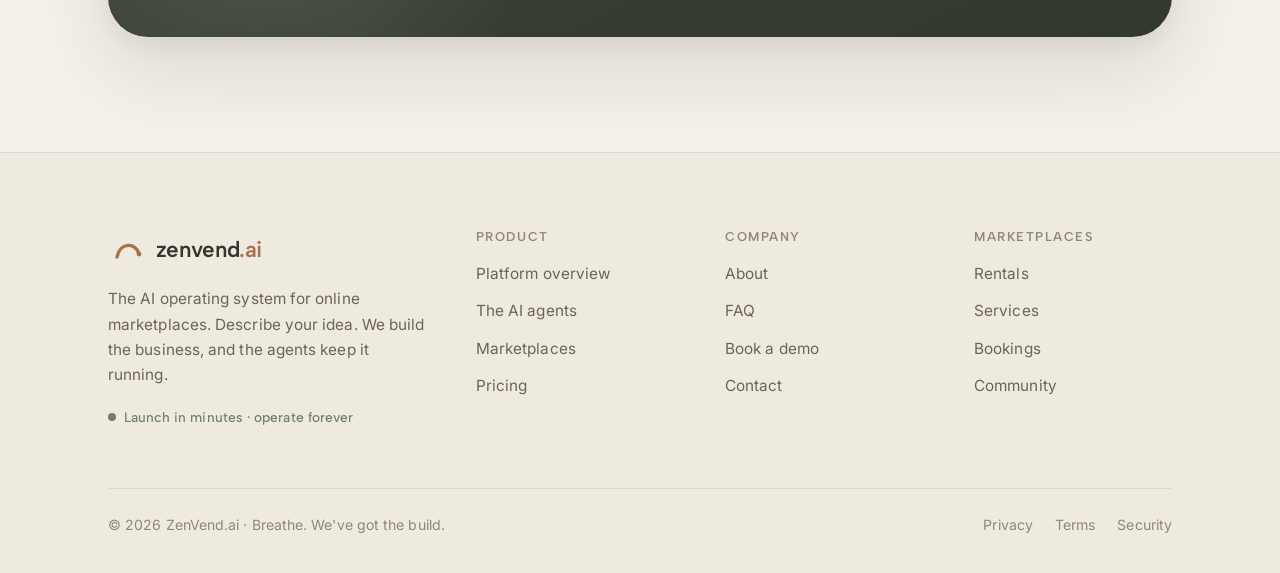
<file: about.html>
<!DOCTYPE html>
<html lang="en">
<head>
<meta charset="UTF-8" />
<meta name="viewport" content="width=device-width, initial-scale=1.0" />
<title>About · ZenVend.ai</title>
<meta name="description" content="Why we built ZenVend: vertical marketplaces are among the most profitable models on the internet, yet building one has meant six figures and up to a year of engineering. ZenVend changes the math." />

<link rel="preconnect" href="https://fonts.googleapis.com" />
<link rel="preconnect" href="https://fonts.gstatic.com" crossorigin />
<link href="https://fonts.googleapis.com/css2?family=Albert+Sans:wght@300;500;600&family=Inter:wght@400;500;600&display=swap" rel="stylesheet" />
<link rel="icon" href="data:image/svg+xml,%3Csvg xmlns='http://www.w3.org/2000/svg' width='40' height='40' viewBox='0 0 40 40'%3E%3Cpath d='M9 27 C 12 12, 28 12, 31 24' stroke='%23a8714b' stroke-width='3.4' stroke-linecap='round' fill='none'/%3E%3Ccircle cx='31' cy='24' r='2.4' fill='%23a8714b'/%3E%3C/svg%3E" />
<link rel="stylesheet" href="assets/styles.css" />
<script src="assets/analytics.js"></script>
</head>
<body>

<!-- ===================== NAV ===================== -->
<header class="nav" id="nav">
  <div class="wrap nav__inner">
    <a href="index.html" class="logo" aria-label="ZenVend home">
      <svg width="40" height="40" viewBox="0 0 40 40" fill="none" aria-hidden="true"><path d="M9 27 C 12 12, 28 12, 31 24" stroke="#a8714b" stroke-width="3.4" stroke-linecap="round" fill="none"/><circle cx="31" cy="24" r="2.4" fill="#a8714b"/></svg>
      <span class="wordmark">zenvend<span class="dot">.ai</span></span>
    </a>
    <nav aria-label="Primary">
      <ul class="nav__links">
        <li><a href="product.html">Product</a></li>
        <li><a href="agents.html">Agents</a></li>
        <li><a href="marketplaces.html">Marketplaces</a></li>
        <li><a href="pricing.html">Pricing</a></li>
        <li><a href="about.html" aria-current="page">About</a></li>
        <li><a href="faq.html">FAQ</a></li>
      </ul>
    </nav>
    <div class="nav__cta">
      <!-- TODO(deploy-free-url): confirm the exact self-service signup path at app.zenvend.ai (e.g. /signup); same href used site-wide. -->
      <a href="https://app.zenvend.ai" class="btn btn--primary" rel="noopener">Deploy free <span class="arrow" aria-hidden="true">→</span></a>
      <button class="hamburger" id="hamburger" aria-label="Open menu" aria-controls="mobileMenu" aria-expanded="false"><span></span><span></span><span></span></button>
    </div>
  </div>
  <div class="mobile-menu" id="mobileMenu">
    <ul>
      <li><a href="product.html">Product</a></li>
      <li><a href="agents.html">Agents</a></li>
      <li><a href="marketplaces.html">Marketplaces</a></li>
      <li><a href="pricing.html">Pricing</a></li>
      <li><a href="about.html">About</a></li>
      <li><a href="faq.html">FAQ</a></li>
      <li><a href="https://app.zenvend.ai" class="btn btn--primary btn--block" rel="noopener">Deploy free →</a></li>
      <li><a href="contact.html" class="btn btn--ghost btn--block">Book a demo</a></li>
    </ul>
  </div>
</header>

<main id="top">

  <!-- ===================== PAGE HERO ===================== -->
  <section class="page-hero">
    <div class="wrap">
      <div class="page-hero__inner">
        <p class="breadcrumb reveal"><a href="index.html">Home</a> · About</p>
        <span class="eyebrow reveal" data-delay="1">Why we built this</span>
        <h1 class="reveal" data-delay="2">Marketplaces shouldn't<br>cost a year to build.</h1>
        <p class="reveal" data-delay="3">Vertical marketplaces are among the most profitable business models on the internet — yet building one has meant six figures and six-to-twelve months of engineering. ZenVend changes the math.</p>
        <div class="page-hero__actions reveal" data-delay="4">
          <a href="https://app.zenvend.ai" class="btn btn--primary" rel="noopener">Deploy free <span class="arrow" aria-hidden="true">→</span></a>
          <a href="contact.html" class="btn btn--ghost">Book a demo</a>
        </div>
      </div>
    </div>
  </section>

  <!-- ===================== A · THE OPPORTUNITY ===================== -->
  <section class="section">
    <div class="wrap">
      <div class="sec-head reveal">
        <span class="eyebrow">The opportunity</span>
        <h2>The best model on the internet, gated by cost.</h2>
        <p>Vertical marketplaces — Etsy for X, Airbnb for Y, Amazon for Z — generate winner-take-all network effects, recurring transaction revenue, and high gross margins. But the typical build cost — $250K to $1M and 6–12 months — kills most attempts before launch.</p>
      </div>
      <div class="stats-band" style="margin-top:clamp(36px,4vw,52px)">
        <div class="stat-big reveal">
          <div class="n">$250K–$1M</div>
          <div class="l">typical cost to build a marketplace from scratch</div>
        </div>
        <div class="stat-big reveal" data-delay="1">
          <div class="n">6–12 months</div>
          <div class="l">engineering time before launch</div>
        </div>
        <div class="stat-big reveal" data-delay="2">
          <div class="n">10–50×</div>
          <div class="l">cost compression from AI-native scaffolding</div>
        </div>
      </div>
    </div>
  </section>

  <!-- ===================== B · THREE SHIFTS ===================== -->
  <section class="section section--warm">
    <div class="wrap">
      <div class="sec-head center reveal">
        <span class="eyebrow eyebrow--center">Why now, specifically</span>
        <h2>Three shifts changed the<br>math in 2026.</h2>
      </div>
      <div class="cap-grid">
        <article class="cap reveal">
          <div class="cap__ico"><svg viewBox="0 0 24 24" fill="none" stroke="currentColor" stroke-width="1.8" stroke-linecap="round" stroke-linejoin="round"><rect x="4" y="4" width="16" height="16" rx="2"/><rect x="9" y="9" width="6" height="6"/><path d="M9 1v3M15 1v3M9 20v3M15 20v3M20 9h3M20 14h3M1 9h3M1 14h3"/></svg></div>
          <h3>Generation, not hand-coding</h3>
          <p>Generative AI can scaffold entire applications from natural-language prompts.</p>
        </article>
        <article class="cap reveal" data-delay="1">
          <div class="cap__ico"><svg viewBox="0 0 24 24" fill="none" stroke="currentColor" stroke-width="1.8" stroke-linecap="round" stroke-linejoin="round"><path d="m12 2 9 5-9 5-9-5Z"/><path d="m3 12 9 5 9-5M3 17l9 5 9-5"/></svg></div>
          <h3>Infrastructure as configuration</h3>
          <p>Modern infrastructure — Supabase, Stripe Connect, Next.js, Vercel — turns industrial-grade backends into a configuration concern, not a build concern.</p>
        </article>
        <article class="cap reveal" data-delay="2">
          <div class="cap__ico"><svg viewBox="0 0 24 24" fill="none" stroke="currentColor" stroke-width="1.8" stroke-linecap="round" stroke-linejoin="round"><path d="M22 12h-4l-3 9L9 3l-3 9H2"/></svg></div>
          <h3>Agents that run operations</h3>
          <p>Open-source AI agents now run moderation, fraud detection, listing intelligence, and growth optimization that once required dedicated teams.</p>
        </article>
      </div>
      <p class="wall-note reveal">ZenVend is the platform that <b>operationalizes all three.</b></p>
    </div>
  </section>

  <!-- ===================== C · HOW ZENVEND COMPARES ===================== -->
  <section class="section">
    <div class="wrap">
      <div class="sec-head center reveal">
        <span class="eyebrow eyebrow--center">The landscape</span>
        <h2>Days, not quarters.</h2>
      </div>
      <div class="table-scroll reveal">
        <table class="cmp">
          <thead>
            <tr>
              <th>Approach</th>
              <th>Time to launch</th>
              <th>Cost</th>
              <th>Limits</th>
            </tr>
          </thead>
          <tbody>
            <tr>
              <td>Build from scratch</td>
              <td>6–12 months</td>
              <td>$250K–$1M</td>
              <td>Slow to iterate; permanent engineering</td>
            </tr>
            <tr>
              <td>WordPress + WooCommerce / Magento</td>
              <td>2–4 months</td>
              <td>$30K–$100K</td>
              <td>Single-vendor; weak multi-tenant; no AI</td>
            </tr>
            <tr>
              <td>Sharetribe / CS-Cart</td>
              <td>3–6 weeks</td>
              <td>$50K+/yr SaaS</td>
              <td>Vendor lock-in; limited customization; no agents</td>
            </tr>
            <tr>
              <td>Shopify</td>
              <td>1–2 weeks</td>
              <td>High transaction fees</td>
              <td>Single-seller; not marketplace-native</td>
            </tr>
            <tr class="is-us">
              <td>ZenVend</td>
              <td><span class="cell-ok">Days</span></td>
              <td>Subscription + commission</td>
              <td>Self-hostable; AI-native; multi-tenant; multi-seller</td>
            </tr>
          </tbody>
        </table>
      </div>
    </div>
  </section>

  <!-- ===================== D · MARKET TAILWINDS ===================== -->
  <section class="section section--warm">
    <div class="wrap">
      <div class="sec-head center reveal">
        <span class="eyebrow eyebrow--center">Why now</span>
        <h2>Three tailwinds, all pointing<br>the same way.</h2>
      </div>
      <div class="verts">
        <article class="vert reveal">
          <span class="vert__ico"><svg viewBox="0 0 24 24" fill="none" stroke="currentColor" stroke-width="1.8" stroke-linecap="round" stroke-linejoin="round"><path d="M22 17 13.5 8.5l-5 5L2 7"/><path d="M16 17h6v-6"/></svg></span>
          <h3>Cost compression</h3>
          <p>AI-native scaffolding collapses a six-figure, six-month build into days — putting a real marketplace within reach of a single operator.</p>
        </article>
        <article class="vert reveal" data-delay="1">
          <span class="vert__ico"><svg viewBox="0 0 24 24" fill="none" stroke="currentColor" stroke-width="1.8" stroke-linecap="round" stroke-linejoin="round"><circle cx="18" cy="5" r="3"/><circle cx="6" cy="12" r="3"/><circle cx="18" cy="19" r="3"/><path d="m8.6 13.5 6.8 4M15.4 6.5l-6.8 4"/></svg></span>
          <h3>Distribution shift</h3>
          <p>Vertical communities — Substack, Discord, podcasts — have devoted audiences but no platform to monetize them. The marketplace is the missing layer.</p>
        </article>
        <article class="vert reveal" data-delay="2">
          <span class="vert__ico"><svg viewBox="0 0 24 24" fill="none" stroke="currentColor" stroke-width="1.8" stroke-linecap="round" stroke-linejoin="round"><circle cx="12" cy="8" r="6"/><path d="M8.2 13.9 7 22l5-3 5 3-1.2-8.1"/></svg></span>
          <h3>Trust premium</h3>
          <p>Buyers increasingly prefer curated niche marketplaces over sprawling generalists — and pay for the trust that curation brings.</p>
        </article>
      </div>
    </div>
  </section>

  <!-- ===================== E · THE TEAM ===================== -->
  <section class="section">
    <div class="wrap wrap--narrow">
      <div class="sec-head center reveal">
        <span class="eyebrow eyebrow--center">Who's behind it</span>
        <h2>Built by operators,<br>for operators.</h2>
        <p>ZenVend is built by founder Michael Leto and team. It grew out of a simple observation inside a working dev firm: a large share of the build requests coming through were people trying to spin up a marketplace — and every one of them hit the same two-sided walls. So instead of a generic app builder, we built one that deeply understands supply and demand, payouts, trust, and moderation out of the box.</p>
      </div>
    </div>
  </section>

  <!-- ===================== FINAL CTA ===================== -->
  <section class="section final">
    <div class="wrap">
      <div class="final__card reveal">
        <span class="eyebrow">Build without the chaos</span>
        <h2>Your marketplace is<br>one sentence <span class="soft">away.</span></h2>
        <p>Describe the idea. We'll handle the branding, the database, the payments, and the agents.
        Then you press launch, and breathe.</p>
        <div class="final__actions">
          <a href="https://app.zenvend.ai" class="btn btn--primary" rel="noopener">Deploy free <span class="arrow" aria-hidden="true">→</span></a>
          <a href="contact.html" class="btn btn--ghost">Book a demo</a>
        </div>
        <p class="final__note">Launch in minutes · operate forever · live within days.</p>
      </div>
    </div>
  </section>

</main>

<!-- ===================== FOOTER ===================== -->
<footer class="footer">
  <div class="wrap">
    <div class="footer__top">
      <div class="footer__brand">
        <a href="index.html" class="logo" aria-label="ZenVend home">
          <svg width="40" height="40" viewBox="0 0 40 40" fill="none" aria-hidden="true"><path d="M9 27 C 12 12, 28 12, 31 24" stroke="#a8714b" stroke-width="3.4" stroke-linecap="round" fill="none"/><circle cx="31" cy="24" r="2.4" fill="#a8714b"/></svg>
          <span class="wordmark">zenvend<span class="dot">.ai</span></span>
        </a>
        <p>The AI operating system for online marketplaces. Describe your idea. We build the business, and the agents keep it running.</p>
        <span class="status"><span class="pulse" aria-hidden="true"></span> Launch in minutes · operate forever</span>
      </div>
      <div class="footer__col">
        <h4>Product</h4>
        <ul>
          <li><a href="product.html">Platform overview</a></li>
          <li><a href="agents.html">The AI agents</a></li>
          <li><a href="marketplaces.html">Marketplaces</a></li>
          <li><a href="pricing.html">Pricing</a></li>
        </ul>
      </div>
      <div class="footer__col">
        <h4>Company</h4>
        <ul>
          <li><a href="about.html">About</a></li>
          <li><a href="faq.html">FAQ</a></li>
          <li><a href="contact.html">Book a demo</a></li>
          <li><a href="contact.html">Contact</a></li>
        </ul>
      </div>
      <div class="footer__col">
        <h4>Marketplaces</h4>
        <ul>
          <li><a href="marketplaces.html">Rentals</a></li>
          <li><a href="marketplaces.html">Services</a></li>
          <li><a href="marketplaces.html">Bookings</a></li>
          <li><a href="marketplaces.html">Community</a></li>
        </ul>
      </div>
    </div>
    <div class="footer__bottom">
      <span>© 2026 ZenVend.ai · Breathe. We've got the build.</span>
      <span class="legal">
        <a href="contact.html">Privacy</a>
        <a href="contact.html">Terms</a>
        <a href="contact.html">Security</a>
      </span>
    </div>
  </div>
</footer>

<script src="assets/main.js"></script>
</body>
</html>
</file>
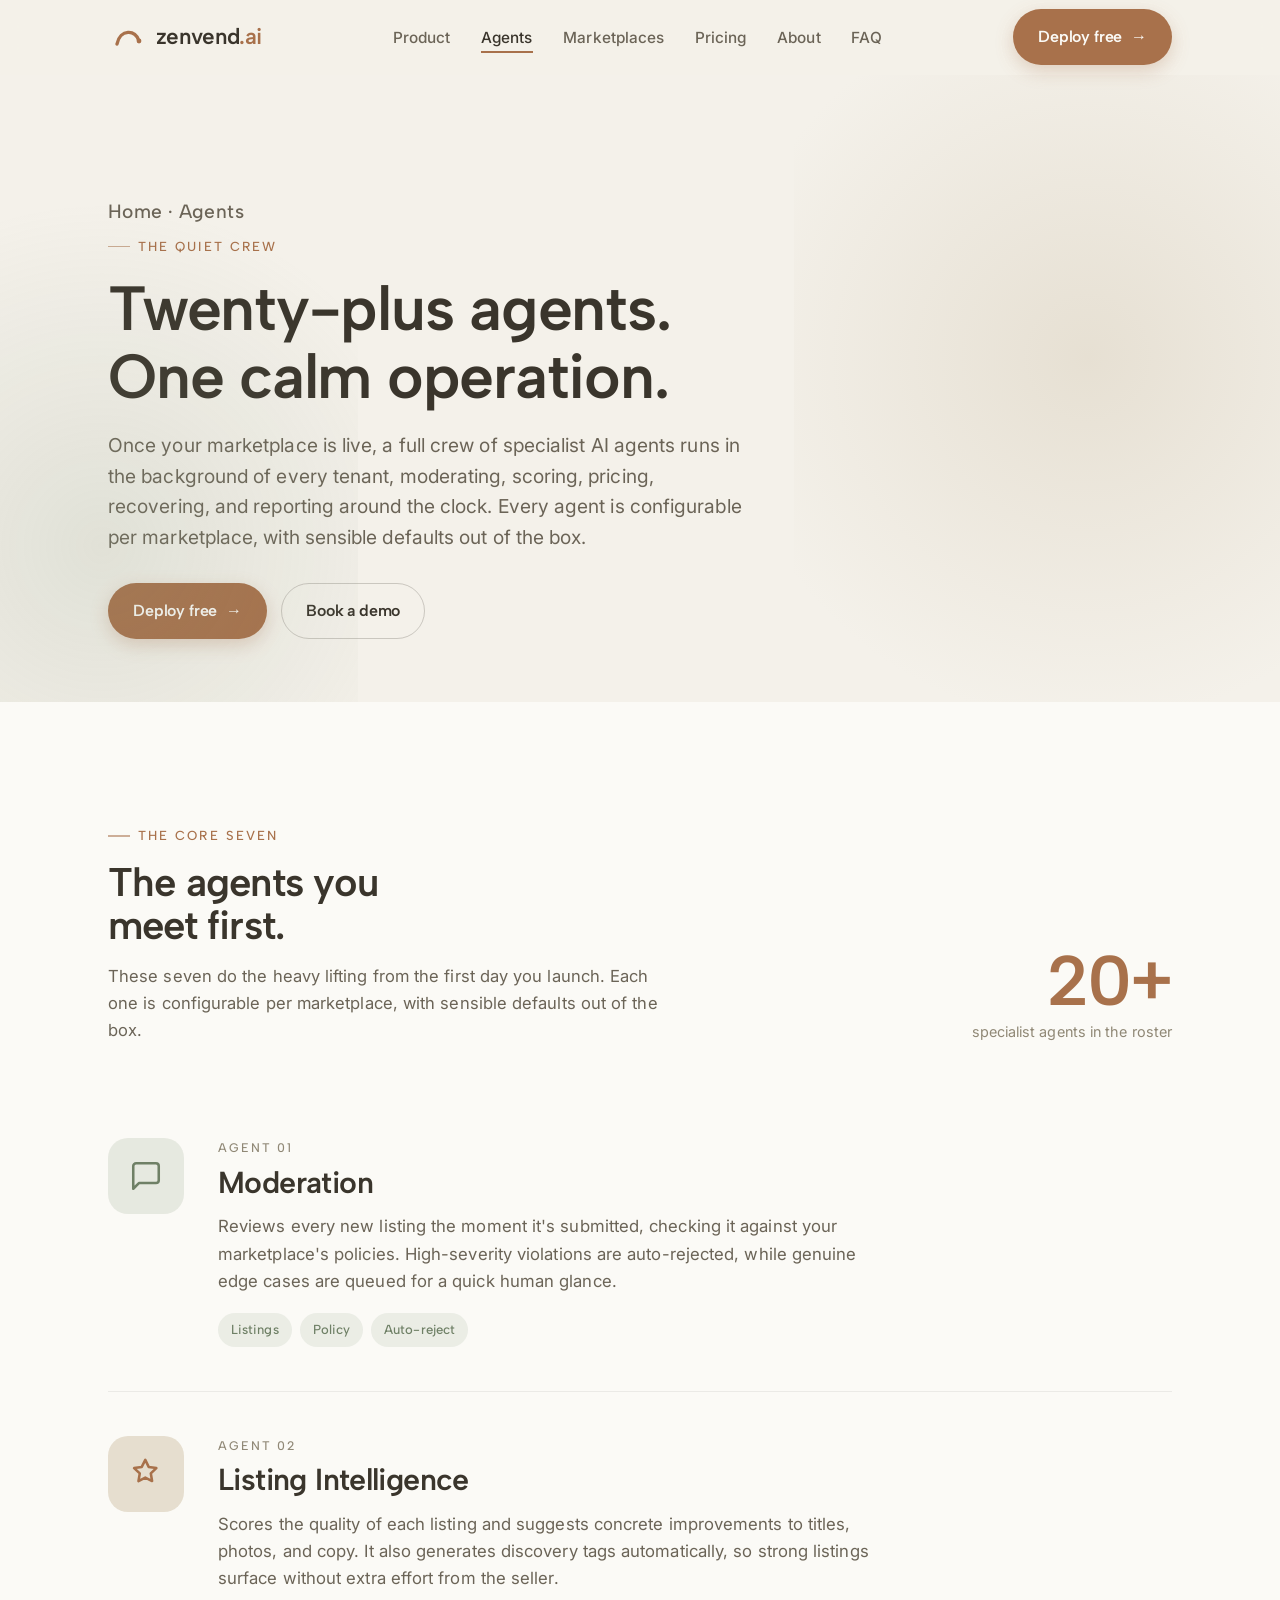
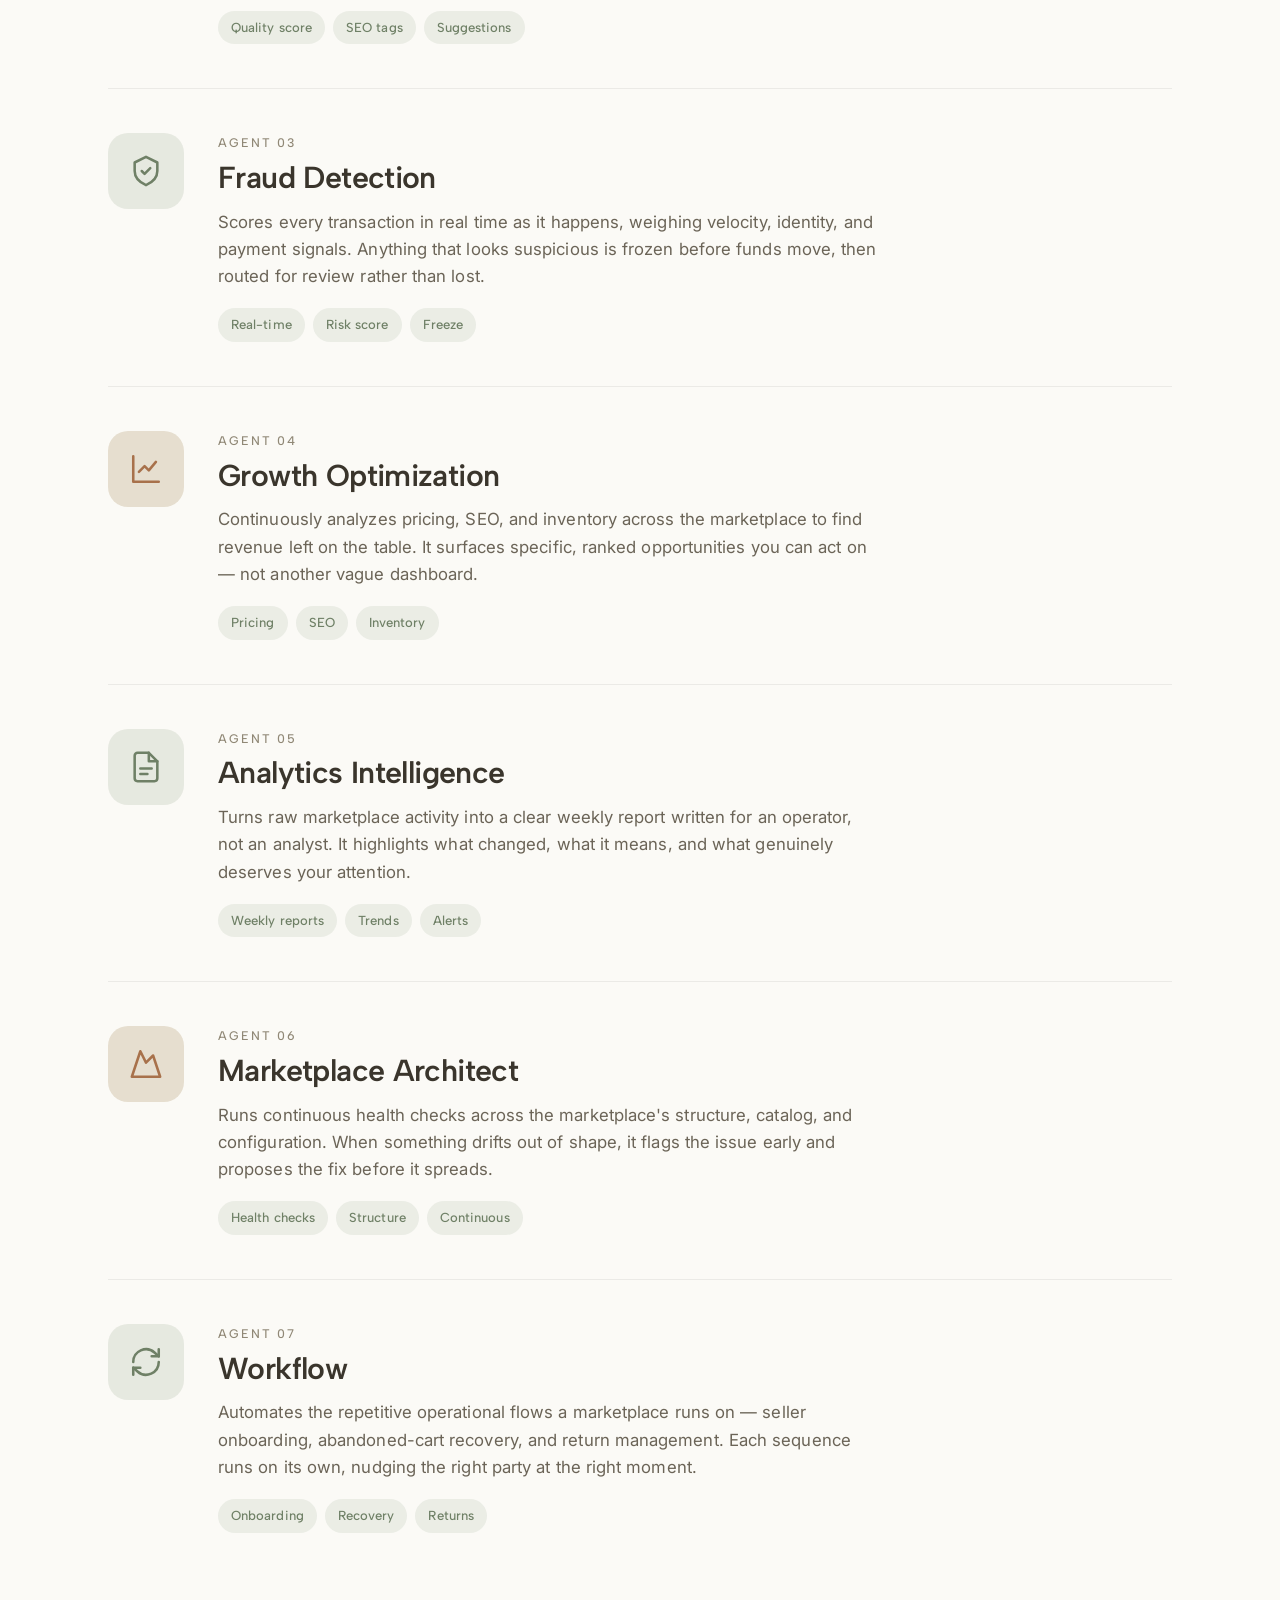
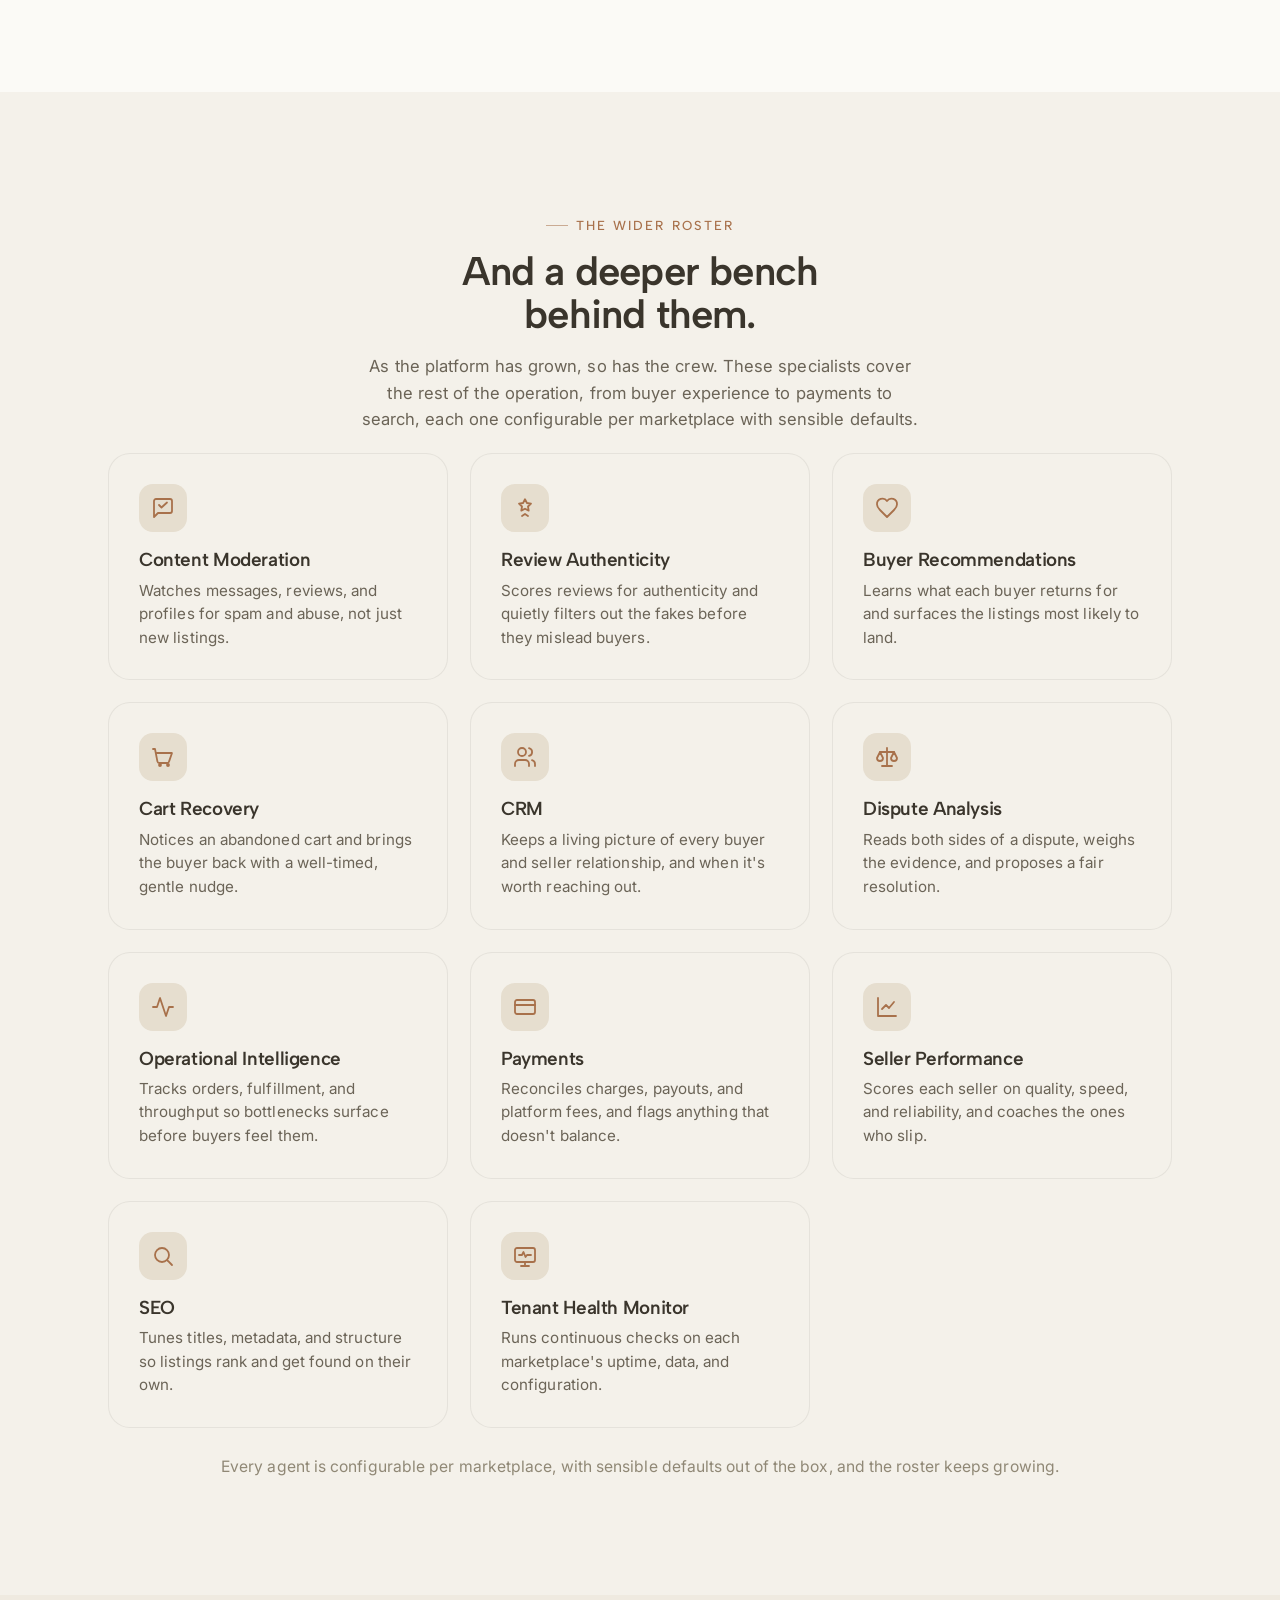
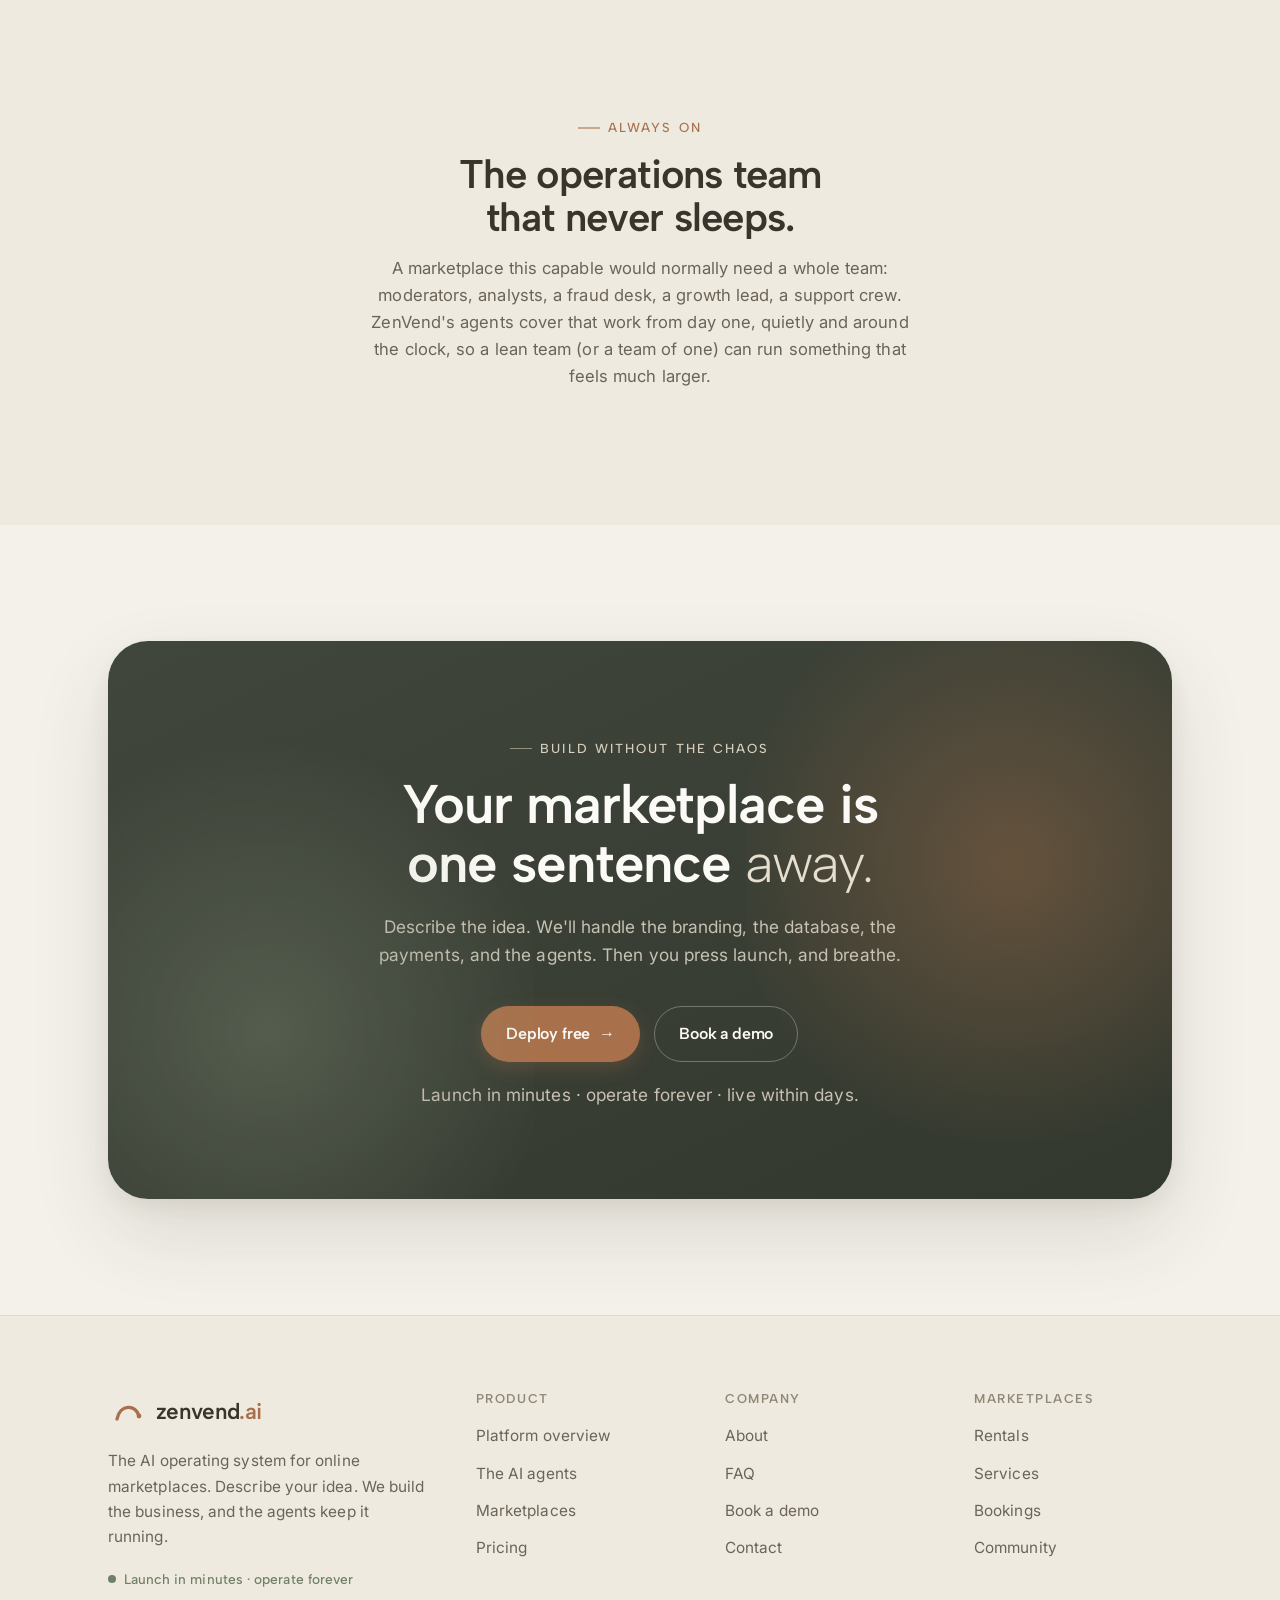
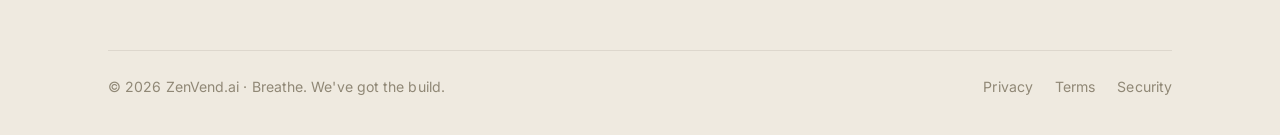
<file: agents.html>
<!DOCTYPE html>
<html lang="en">
<head>
<meta charset="UTF-8" />
<meta name="viewport" content="width=device-width, initial-scale=1.0" />
<title>The AI agents · ZenVend.ai</title>
<meta name="description" content="A full crew of specialist AI agents runs quietly in the background of every ZenVend marketplace: moderation, fraud, growth, analytics, CRM, payments, disputes, reviews, SEO, seller performance, and more, each configurable per marketplace." />

<link rel="preconnect" href="https://fonts.googleapis.com" />
<link rel="preconnect" href="https://fonts.gstatic.com" crossorigin />
<link href="https://fonts.googleapis.com/css2?family=Albert+Sans:wght@300;500;600&family=Inter:wght@400;500;600&display=swap" rel="stylesheet" />
<link rel="icon" href="data:image/svg+xml,%3Csvg xmlns='http://www.w3.org/2000/svg' width='40' height='40' viewBox='0 0 40 40'%3E%3Cpath d='M9 27 C 12 12, 28 12, 31 24' stroke='%23a8714b' stroke-width='3.4' stroke-linecap='round' fill='none'/%3E%3Ccircle cx='31' cy='24' r='2.4' fill='%23a8714b'/%3E%3C/svg%3E" />
<link rel="stylesheet" href="assets/styles.css" />
<script src="assets/analytics.js"></script>
</head>
<body>

<!-- ===================== NAV ===================== -->
<header class="nav" id="nav">
  <div class="wrap nav__inner">
    <a href="index.html" class="logo" aria-label="ZenVend home">
      <svg width="40" height="40" viewBox="0 0 40 40" fill="none" aria-hidden="true"><path d="M9 27 C 12 12, 28 12, 31 24" stroke="#a8714b" stroke-width="3.4" stroke-linecap="round" fill="none"/><circle cx="31" cy="24" r="2.4" fill="#a8714b"/></svg>
      <span class="wordmark">zenvend<span class="dot">.ai</span></span>
    </a>
    <nav aria-label="Primary">
      <ul class="nav__links">
        <li><a href="product.html">Product</a></li>
        <li><a href="agents.html" aria-current="page">Agents</a></li>
        <li><a href="marketplaces.html">Marketplaces</a></li>
        <li><a href="pricing.html">Pricing</a></li>
        <li><a href="about.html">About</a></li>
        <li><a href="faq.html">FAQ</a></li>
      </ul>
    </nav>
    <div class="nav__cta">
      <!-- TODO(deploy-free-url): confirm the exact self-service signup path at app.zenvend.ai (e.g. /signup); same href used site-wide. -->
      <a href="https://app.zenvend.ai" class="btn btn--primary" rel="noopener">Deploy free <span class="arrow" aria-hidden="true">→</span></a>
      <button class="hamburger" id="hamburger" aria-label="Open menu" aria-controls="mobileMenu" aria-expanded="false"><span></span><span></span><span></span></button>
    </div>
  </div>
  <div class="mobile-menu" id="mobileMenu">
    <ul>
      <li><a href="product.html">Product</a></li>
      <li><a href="agents.html" aria-current="page">Agents</a></li>
      <li><a href="marketplaces.html">Marketplaces</a></li>
      <li><a href="pricing.html">Pricing</a></li>
      <li><a href="about.html">About</a></li>
      <li><a href="faq.html">FAQ</a></li>
      <li><a href="https://app.zenvend.ai" class="btn btn--primary btn--block" rel="noopener">Deploy free →</a></li>
      <li><a href="contact.html" class="btn btn--ghost btn--block">Book a demo</a></li>
    </ul>
  </div>
</header>

<main id="top">

  <!-- ===================== PAGE HERO ===================== -->
  <section class="page-hero">
    <div class="wrap">
      <div class="page-hero__inner">
        <p class="breadcrumb reveal"><a href="index.html">Home</a> · Agents</p>
        <span class="eyebrow reveal" data-delay="1">The quiet crew</span>
        <h1 class="reveal" data-delay="1">Twenty-plus agents.<br>One calm operation.</h1>
        <p class="reveal" data-delay="2">
          Once your marketplace is live, a full crew of specialist AI agents runs in the background
          of every tenant, moderating, scoring, pricing, recovering, and reporting around the clock.
          Every agent is configurable per marketplace, with sensible defaults out of the box.
        </p>
        <div class="page-hero__actions reveal" data-delay="3">
          <a href="https://app.zenvend.ai" class="btn btn--primary" rel="noopener">Deploy free <span class="arrow" aria-hidden="true">→</span></a>
          <a href="contact.html" class="btn btn--ghost">Book a demo</a>
        </div>
      </div>
    </div>
  </section>

  <!-- ===================== THE CORE AGENTS ===================== -->
  <section class="section section--white">
    <div class="wrap">
      <div class="agents-head">
        <div class="sec-head reveal">
          <span class="eyebrow">The core seven</span>
          <h2>The agents you<br>meet first.</h2>
          <p>These seven do the heavy lifting from the first day you launch. Each one is configurable per marketplace, with sensible defaults out of the box.</p>
        </div>
        <div class="agents-count reveal" data-delay="1" aria-hidden="true">
          <div class="big">20+</div>
          <div class="lbl">specialist agents in the roster</div>
        </div>
      </div>

      <div class="agent-detail reveal">
        <div class="agent-detail__badge"><svg viewBox="0 0 24 24" fill="none" stroke="currentColor" stroke-width="1.8" stroke-linecap="round" stroke-linejoin="round"><path d="M21 15a2 2 0 0 1-2 2H7l-4 4V5a2 2 0 0 1 2-2h14a2 2 0 0 1 2 2Z"/></svg></div>
        <div>
          <div class="agent-detail__num">Agent 01</div>
          <h3>Moderation</h3>
          <p>Reviews every new listing the moment it's submitted, checking it against your marketplace's policies. High-severity violations are auto-rejected, while genuine edge cases are queued for a quick human glance.</p>
          <div class="agent-detail__tags">
            <span class="tag-chip">Listings</span>
            <span class="tag-chip">Policy</span>
            <span class="tag-chip">Auto-reject</span>
          </div>
        </div>
      </div>

      <div class="agent-detail reveal">
        <div class="agent-detail__badge"><svg viewBox="0 0 24 24" fill="none" stroke="currentColor" stroke-width="1.8" stroke-linecap="round" stroke-linejoin="round"><path d="m11.5 2 2.4 5 5.4.8-3.9 3.8.9 5.4-4.8-2.5-4.8 2.5.9-5.4L3.6 7.8 9 7Z"/></svg></div>
        <div>
          <div class="agent-detail__num">Agent 02</div>
          <h3>Listing Intelligence</h3>
          <p>Scores the quality of each listing and suggests concrete improvements to titles, photos, and copy. It also generates discovery tags automatically, so strong listings surface without extra effort from the seller.</p>
          <div class="agent-detail__tags">
            <span class="tag-chip">Quality score</span>
            <span class="tag-chip">SEO tags</span>
            <span class="tag-chip">Suggestions</span>
          </div>
        </div>
      </div>

      <div class="agent-detail reveal">
        <div class="agent-detail__badge"><svg viewBox="0 0 24 24" fill="none" stroke="currentColor" stroke-width="1.8" stroke-linecap="round" stroke-linejoin="round"><path d="M12 2 4 6v6c0 5 3.5 8 8 10 4.5-2 8-5 8-10V6Z"/><path d="m9 12 2 2 4-4"/></svg></div>
        <div>
          <div class="agent-detail__num">Agent 03</div>
          <h3>Fraud Detection</h3>
          <p>Scores every transaction in real time as it happens, weighing velocity, identity, and payment signals. Anything that looks suspicious is frozen before funds move, then routed for review rather than lost.</p>
          <div class="agent-detail__tags">
            <span class="tag-chip">Real-time</span>
            <span class="tag-chip">Risk score</span>
            <span class="tag-chip">Freeze</span>
          </div>
        </div>
      </div>

      <div class="agent-detail reveal">
        <div class="agent-detail__badge"><svg viewBox="0 0 24 24" fill="none" stroke="currentColor" stroke-width="1.8" stroke-linecap="round" stroke-linejoin="round"><path d="M3 3v18h18"/><path d="m7 14 4-4 3 3 5-6"/></svg></div>
        <div>
          <div class="agent-detail__num">Agent 04</div>
          <h3>Growth Optimization</h3>
          <p>Continuously analyzes pricing, SEO, and inventory across the marketplace to find revenue left on the table. It surfaces specific, ranked opportunities you can act on — not another vague dashboard.</p>
          <div class="agent-detail__tags">
            <span class="tag-chip">Pricing</span>
            <span class="tag-chip">SEO</span>
            <span class="tag-chip">Inventory</span>
          </div>
        </div>
      </div>

      <div class="agent-detail reveal">
        <div class="agent-detail__badge"><svg viewBox="0 0 24 24" fill="none" stroke="currentColor" stroke-width="1.8" stroke-linecap="round" stroke-linejoin="round"><path d="M14 2v6h6"/><path d="M14 2H6a2 2 0 0 0-2 2v16a2 2 0 0 0 2 2h12a2 2 0 0 0 2-2V8Z"/><path d="M8 13h8M8 17h5"/></svg></div>
        <div>
          <div class="agent-detail__num">Agent 05</div>
          <h3>Analytics Intelligence</h3>
          <p>Turns raw marketplace activity into a clear weekly report written for an operator, not an analyst. It highlights what changed, what it means, and what genuinely deserves your attention.</p>
          <div class="agent-detail__tags">
            <span class="tag-chip">Weekly reports</span>
            <span class="tag-chip">Trends</span>
            <span class="tag-chip">Alerts</span>
          </div>
        </div>
      </div>

      <div class="agent-detail reveal">
        <div class="agent-detail__badge"><svg viewBox="0 0 24 24" fill="none" stroke="currentColor" stroke-width="1.8" stroke-linecap="round" stroke-linejoin="round"><path d="m8 3 4 8 5-5 5 15H2Z"/></svg></div>
        <div>
          <div class="agent-detail__num">Agent 06</div>
          <h3>Marketplace Architect</h3>
          <p>Runs continuous health checks across the marketplace's structure, catalog, and configuration. When something drifts out of shape, it flags the issue early and proposes the fix before it spreads.</p>
          <div class="agent-detail__tags">
            <span class="tag-chip">Health checks</span>
            <span class="tag-chip">Structure</span>
            <span class="tag-chip">Continuous</span>
          </div>
        </div>
      </div>

      <div class="agent-detail reveal">
        <div class="agent-detail__badge"><svg viewBox="0 0 24 24" fill="none" stroke="currentColor" stroke-width="1.8" stroke-linecap="round" stroke-linejoin="round"><path d="M3 12a9 9 0 0 1 15-6.7L21 8"/><path d="M21 3v5h-5"/><path d="M21 12a9 9 0 0 1-15 6.7L3 16"/><path d="M3 21v-5h5"/></svg></div>
        <div>
          <div class="agent-detail__num">Agent 07</div>
          <h3>Workflow</h3>
          <p>Automates the repetitive operational flows a marketplace runs on — seller onboarding, abandoned-cart recovery, and return management. Each sequence runs on its own, nudging the right party at the right moment.</p>
          <div class="agent-detail__tags">
            <span class="tag-chip">Onboarding</span>
            <span class="tag-chip">Recovery</span>
            <span class="tag-chip">Returns</span>
          </div>
        </div>
      </div>

    </div>
  </section>

  <!-- ===================== THE REST OF THE CREW ===================== -->
  <section class="section">
    <div class="wrap">
      <div class="sec-head center reveal">
        <span class="eyebrow eyebrow--center">The wider roster</span>
        <h2>And a deeper bench<br>behind them.</h2>
        <p>As the platform has grown, so has the crew. These specialists cover the rest of the operation, from buyer experience to payments to search, each one configurable per marketplace with sensible defaults.</p>
      </div>

      <div class="agent-grid">
        <article class="agent-card reveal">
          <div class="agent-card__ico"><svg viewBox="0 0 24 24" fill="none" stroke="currentColor" stroke-width="1.8" stroke-linecap="round" stroke-linejoin="round"><path d="M21 15a2 2 0 0 1-2 2H7l-4 4V5a2 2 0 0 1 2-2h14a2 2 0 0 1 2 2Z"/><path d="m8 9 2.5 2.5L16 6.5"/></svg></div>
          <h3>Content Moderation</h3>
          <p>Watches messages, reviews, and profiles for spam and abuse, not just new listings.</p>
        </article>
        <article class="agent-card reveal" data-delay="1">
          <div class="agent-card__ico"><svg viewBox="0 0 24 24" fill="none" stroke="currentColor" stroke-width="1.8" stroke-linecap="round" stroke-linejoin="round"><path d="M12 3.2 13.9 7l4.1.6-3 2.9.7 4.1L12 12.7 8.3 14.6l.7-4.1-3-2.9L10.1 7Z"/><path d="m9 20 3-2 3 2"/></svg></div>
          <h3>Review Authenticity</h3>
          <p>Scores reviews for authenticity and quietly filters out the fakes before they mislead buyers.</p>
        </article>
        <article class="agent-card reveal" data-delay="2">
          <div class="agent-card__ico"><svg viewBox="0 0 24 24" fill="none" stroke="currentColor" stroke-width="1.8" stroke-linecap="round" stroke-linejoin="round"><path d="M19 14c1.5-1.5 3-3.4 3-5.5A5.5 5.5 0 0 0 12 5 5.5 5.5 0 0 0 2 8.5c0 2.1 1.5 4 3 5.5l7 7Z"/></svg></div>
          <h3>Buyer Recommendations</h3>
          <p>Learns what each buyer returns for and surfaces the listings most likely to land.</p>
        </article>
        <article class="agent-card reveal">
          <div class="agent-card__ico"><svg viewBox="0 0 24 24" fill="none" stroke="currentColor" stroke-width="1.8" stroke-linecap="round" stroke-linejoin="round"><circle cx="9" cy="20" r="1"/><circle cx="17" cy="20" r="1"/><path d="M2 4h2l2.4 12.4a2 2 0 0 0 2 1.6h7.7a2 2 0 0 0 2-1.6L21 8H6"/></svg></div>
          <h3>Cart Recovery</h3>
          <p>Notices an abandoned cart and brings the buyer back with a well-timed, gentle nudge.</p>
        </article>
        <article class="agent-card reveal" data-delay="1">
          <div class="agent-card__ico"><svg viewBox="0 0 24 24" fill="none" stroke="currentColor" stroke-width="1.8" stroke-linecap="round" stroke-linejoin="round"><path d="M16 21v-2a4 4 0 0 0-4-4H6a4 4 0 0 0-4 4v2"/><circle cx="9" cy="7" r="4"/><path d="M22 21v-2a4 4 0 0 0-3-3.9"/><path d="M16 3.1a4 4 0 0 1 0 7.8"/></svg></div>
          <h3>CRM</h3>
          <p>Keeps a living picture of every buyer and seller relationship, and when it's worth reaching out.</p>
        </article>
        <article class="agent-card reveal" data-delay="2">
          <div class="agent-card__ico"><svg viewBox="0 0 24 24" fill="none" stroke="currentColor" stroke-width="1.8" stroke-linecap="round" stroke-linejoin="round"><path d="M12 3v18"/><path d="M5 7h14"/><path d="m5 7-3 6a3 3 0 0 0 6 0Z"/><path d="m19 7-3 6a3 3 0 0 0 6 0Z"/><path d="M7 21h10"/></svg></div>
          <h3>Dispute Analysis</h3>
          <p>Reads both sides of a dispute, weighs the evidence, and proposes a fair resolution.</p>
        </article>
        <article class="agent-card reveal">
          <div class="agent-card__ico"><svg viewBox="0 0 24 24" fill="none" stroke="currentColor" stroke-width="1.8" stroke-linecap="round" stroke-linejoin="round"><path d="M22 12h-4l-3 9L9 3l-3 9H2"/></svg></div>
          <h3>Operational Intelligence</h3>
          <p>Tracks orders, fulfillment, and throughput so bottlenecks surface before buyers feel them.</p>
        </article>
        <article class="agent-card reveal" data-delay="1">
          <div class="agent-card__ico"><svg viewBox="0 0 24 24" fill="none" stroke="currentColor" stroke-width="1.8" stroke-linecap="round" stroke-linejoin="round"><rect x="2" y="5" width="20" height="14" rx="2"/><path d="M2 10h20"/></svg></div>
          <h3>Payments</h3>
          <p>Reconciles charges, payouts, and platform fees, and flags anything that doesn't balance.</p>
        </article>
        <article class="agent-card reveal" data-delay="2">
          <div class="agent-card__ico"><svg viewBox="0 0 24 24" fill="none" stroke="currentColor" stroke-width="1.8" stroke-linecap="round" stroke-linejoin="round"><path d="M3 3v18h18"/><path d="m7 14 4-4 3 3 5-6"/></svg></div>
          <h3>Seller Performance</h3>
          <p>Scores each seller on quality, speed, and reliability, and coaches the ones who slip.</p>
        </article>
        <article class="agent-card reveal">
          <div class="agent-card__ico"><svg viewBox="0 0 24 24" fill="none" stroke="currentColor" stroke-width="1.8" stroke-linecap="round" stroke-linejoin="round"><circle cx="11" cy="11" r="7"/><path d="m21 21-4.3-4.3"/></svg></div>
          <h3>SEO</h3>
          <p>Tunes titles, metadata, and structure so listings rank and get found on their own.</p>
        </article>
        <article class="agent-card reveal" data-delay="1">
          <div class="agent-card__ico"><svg viewBox="0 0 24 24" fill="none" stroke="currentColor" stroke-width="1.8" stroke-linecap="round" stroke-linejoin="round"><rect x="2" y="4" width="20" height="14" rx="2"/><path d="M6 11h3l1.5-3 2 5 1.5-2h4"/><path d="M8 22h8M12 18v4"/></svg></div>
          <h3>Tenant Health Monitor</h3>
          <p>Runs continuous checks on each marketplace's uptime, data, and configuration.</p>
        </article>
      </div>

      <!-- TODO(client): confirm the full agent roster and exact count against app.zenvend.ai. PDF page 4 shows ~21 agents; 18 are described across this page (7 core + 11 here). -->
      <p class="agents-more reveal">Every agent is configurable per marketplace, with sensible defaults out of the box, and the roster keeps growing.</p>
    </div>
  </section>

  <!-- ===================== ALWAYS ON ===================== -->
  <section class="section section--warm">
    <div class="wrap">
      <div class="sec-head center reveal">
        <span class="eyebrow eyebrow--center">Always on</span>
        <h2>The operations team<br>that never sleeps.</h2>
        <p>A marketplace this capable would normally need a whole team: moderators, analysts, a fraud desk, a growth lead, a support crew. ZenVend's agents cover that work from day one, quietly and around the clock, so a lean team (or a team of one) can run something that feels much larger.</p>
      </div>
    </div>
  </section>

  <!-- ===================== FINAL CTA ===================== -->
  <section class="section final">
    <div class="wrap">
      <div class="final__card reveal">
        <span class="eyebrow">Build without the chaos</span>
        <h2>Your marketplace is<br>one sentence <span class="soft">away.</span></h2>
        <p>Describe the idea. We'll handle the branding, the database, the payments, and the agents.
        Then you press launch, and breathe.</p>
        <div class="final__actions">
          <a href="https://app.zenvend.ai" class="btn btn--primary" rel="noopener">Deploy free <span class="arrow" aria-hidden="true">→</span></a>
          <a href="contact.html" class="btn btn--ghost">Book a demo</a>
        </div>
        <p class="final__note">Launch in minutes · operate forever · live within days.</p>
      </div>
    </div>
  </section>

</main>

<!-- ===================== FOOTER ===================== -->
<footer class="footer">
  <div class="wrap">
    <div class="footer__top">
      <div class="footer__brand">
        <a href="index.html" class="logo" aria-label="ZenVend home">
          <svg width="40" height="40" viewBox="0 0 40 40" fill="none" aria-hidden="true"><path d="M9 27 C 12 12, 28 12, 31 24" stroke="#a8714b" stroke-width="3.4" stroke-linecap="round" fill="none"/><circle cx="31" cy="24" r="2.4" fill="#a8714b"/></svg>
          <span class="wordmark">zenvend<span class="dot">.ai</span></span>
        </a>
        <p>The AI operating system for online marketplaces. Describe your idea. We build the business, and the agents keep it running.</p>
        <span class="status"><span class="pulse" aria-hidden="true"></span> Launch in minutes · operate forever</span>
      </div>
      <div class="footer__col">
        <h4>Product</h4>
        <ul>
          <li><a href="product.html">Platform overview</a></li>
          <li><a href="agents.html">The AI agents</a></li>
          <li><a href="marketplaces.html">Marketplaces</a></li>
          <li><a href="pricing.html">Pricing</a></li>
        </ul>
      </div>
      <div class="footer__col">
        <h4>Company</h4>
        <ul>
          <li><a href="about.html">About</a></li>
          <li><a href="faq.html">FAQ</a></li>
          <li><a href="contact.html">Book a demo</a></li>
          <li><a href="contact.html">Contact</a></li>
        </ul>
      </div>
      <div class="footer__col">
        <h4>Marketplaces</h4>
        <ul>
          <li><a href="marketplaces.html">Rentals</a></li>
          <li><a href="marketplaces.html">Services</a></li>
          <li><a href="marketplaces.html">Bookings</a></li>
          <li><a href="marketplaces.html">Community</a></li>
        </ul>
      </div>
    </div>
    <div class="footer__bottom">
      <span>© 2026 ZenVend.ai · Breathe. We've got the build.</span>
      <span class="legal">
        <a href="contact.html">Privacy</a>
        <a href="contact.html">Terms</a>
        <a href="contact.html">Security</a>
      </span>
    </div>
  </div>
</footer>

<script src="assets/main.js"></script>
</body>
</html>
</file>
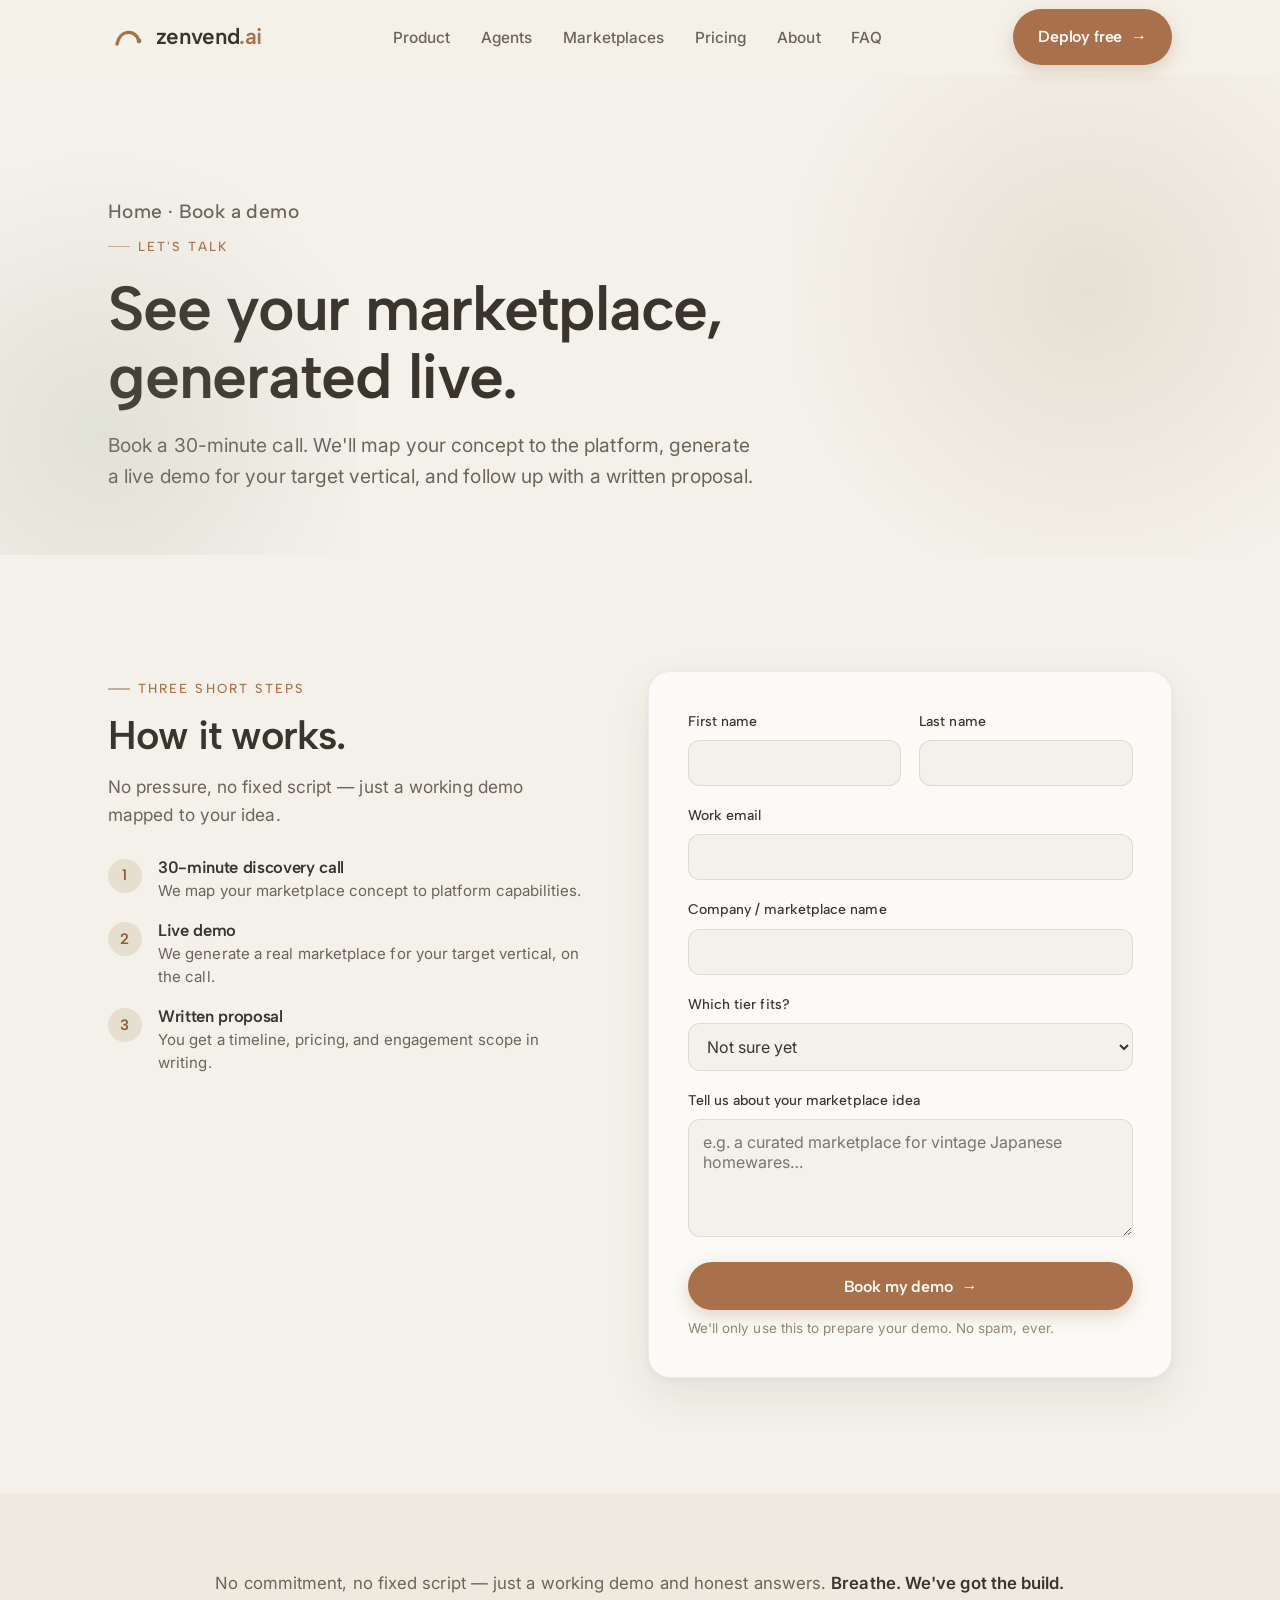
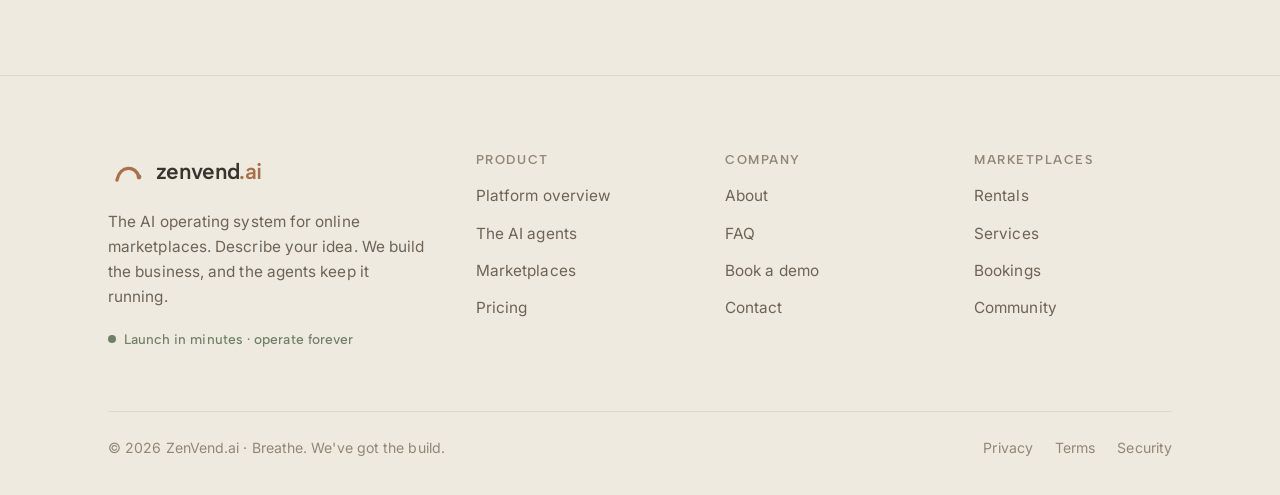
<file: contact.html>
<!DOCTYPE html>
<html lang="en">
<head>
<meta charset="UTF-8" />
<meta name="viewport" content="width=device-width, initial-scale=1.0" />
<title>Book a demo · ZenVend.ai</title>
<meta name="description" content="Book a 30-minute demo. We'll map your marketplace concept to the platform, generate a live demo for your target vertical, and follow up with a written proposal." />

<link rel="preconnect" href="https://fonts.googleapis.com" />
<link rel="preconnect" href="https://fonts.gstatic.com" crossorigin />
<link href="https://fonts.googleapis.com/css2?family=Albert+Sans:wght@300;500;600&family=Inter:wght@400;500;600&display=swap" rel="stylesheet" />
<link rel="icon" href="data:image/svg+xml,%3Csvg xmlns='http://www.w3.org/2000/svg' width='40' height='40' viewBox='0 0 40 40'%3E%3Cpath d='M9 27 C 12 12, 28 12, 31 24' stroke='%23a8714b' stroke-width='3.4' stroke-linecap='round' fill='none'/%3E%3Ccircle cx='31' cy='24' r='2.4' fill='%23a8714b'/%3E%3C/svg%3E" />
<link rel="stylesheet" href="assets/styles.css" />
<script src="assets/analytics.js"></script>
</head>
<body>

<!-- ===================== NAV ===================== -->
<header class="nav" id="nav">
  <div class="wrap nav__inner">
    <a href="index.html" class="logo" aria-label="ZenVend home">
      <svg width="40" height="40" viewBox="0 0 40 40" fill="none" aria-hidden="true"><path d="M9 27 C 12 12, 28 12, 31 24" stroke="#a8714b" stroke-width="3.4" stroke-linecap="round" fill="none"/><circle cx="31" cy="24" r="2.4" fill="#a8714b"/></svg>
      <span class="wordmark">zenvend<span class="dot">.ai</span></span>
    </a>
    <nav aria-label="Primary">
      <ul class="nav__links">
        <li><a href="product.html">Product</a></li>
        <li><a href="agents.html">Agents</a></li>
        <li><a href="marketplaces.html">Marketplaces</a></li>
        <li><a href="pricing.html">Pricing</a></li>
        <li><a href="about.html">About</a></li>
        <li><a href="faq.html">FAQ</a></li>
      </ul>
    </nav>
    <div class="nav__cta">
      <!-- TODO(deploy-free-url): confirm the exact self-service signup path at app.zenvend.ai (e.g. /signup); same href used site-wide. -->
      <a href="https://app.zenvend.ai" class="btn btn--primary" rel="noopener">Deploy free <span class="arrow" aria-hidden="true">→</span></a>
      <button class="hamburger" id="hamburger" aria-label="Open menu" aria-controls="mobileMenu" aria-expanded="false"><span></span><span></span><span></span></button>
    </div>
  </div>
  <div class="mobile-menu" id="mobileMenu">
    <ul>
      <li><a href="product.html">Product</a></li>
      <li><a href="agents.html">Agents</a></li>
      <li><a href="marketplaces.html">Marketplaces</a></li>
      <li><a href="pricing.html">Pricing</a></li>
      <li><a href="about.html">About</a></li>
      <li><a href="faq.html">FAQ</a></li>
      <li><a href="https://app.zenvend.ai" class="btn btn--primary btn--block" rel="noopener">Deploy free →</a></li>
      <li><a href="contact.html" class="btn btn--ghost btn--block">Book a demo</a></li>
    </ul>
  </div>
</header>

<main id="top">

  <!-- ===================== PAGE HERO ===================== -->
  <section class="page-hero">
    <div class="wrap">
      <div class="page-hero__inner">
        <p class="breadcrumb reveal"><a href="index.html">Home</a> · Book a demo</p>
        <span class="eyebrow reveal" data-delay="1">Let's talk</span>
        <h1 class="reveal" data-delay="2">See your marketplace,<br>generated live.</h1>
        <p class="reveal" data-delay="3">Book a 30-minute call. We'll map your concept to the platform, generate a live demo for your target vertical, and follow up with a written proposal.</p>
      </div>
    </div>
  </section>

  <!-- ===================== CONTACT ===================== -->
  <section class="section">
    <div class="wrap">
      <div class="contact-grid">

        <!-- Left · how it works -->
        <div class="contact-aside reveal">
          <span class="eyebrow">Three short steps</span>
          <h2>How it works.</h2>
          <p>No pressure, no fixed script — just a working demo mapped to your idea.</p>
          <ul class="steps-list">
            <li>
              <span class="n">1</span>
              <div>
                <h4>30-minute discovery call</h4>
                <p>We map your marketplace concept to platform capabilities.</p>
              </div>
            </li>
            <li>
              <span class="n">2</span>
              <div>
                <h4>Live demo</h4>
                <p>We generate a real marketplace for your target vertical, on the call.</p>
              </div>
            </li>
            <li>
              <span class="n">3</span>
              <div>
                <h4>Written proposal</h4>
                <p>You get a timeline, pricing, and engagement scope in writing.</p>
              </div>
            </li>
          </ul>
        </div>

        <!-- Right · form -->
        <div class="form-card reveal" data-delay="1">
          <form id="demoForm">
            <div class="field-row">
              <div class="field">
                <label for="firstName">First name</label>
                <input type="text" id="firstName" name="first_name" autocomplete="given-name" required />
              </div>
              <div class="field">
                <label for="lastName">Last name</label>
                <input type="text" id="lastName" name="last_name" autocomplete="family-name" required />
              </div>
            </div>
            <div class="field">
              <label for="email">Work email</label>
              <input type="email" id="email" name="email" autocomplete="email" required />
            </div>
            <div class="field">
              <label for="company">Company / marketplace name</label>
              <input type="text" id="company" name="company" autocomplete="organization" />
            </div>
            <div class="field">
              <label for="tier">Which tier fits?</label>
              <select id="tier" name="tier">
                <option>Not sure yet</option>
                <option>Starter</option>
                <option>Pro</option>
                <option>Enterprise</option>
              </select>
            </div>
            <div class="field">
              <label for="idea">Tell us about your marketplace idea</label>
              <textarea id="idea" name="idea" placeholder="e.g. a curated marketplace for vintage Japanese homewares…"></textarea>
            </div>
            <button type="submit" class="btn btn--primary btn--block">Book my demo <span class="arrow" aria-hidden="true">→</span></button>
            <p class="form-note">We'll only use this to prepare your demo. No spam, ever.</p>
          </form>
          <div class="form-success" id="formSuccess">
            <div class="check"><svg width="28" height="28" viewBox="0 0 24 24" fill="none" stroke="currentColor" stroke-width="2.4" stroke-linecap="round" stroke-linejoin="round"><path d="M20 6 9 17l-5-5"/></svg></div>
            <h3>Request received.</h3>
            <p>We'll be in touch within one business day to schedule your demo.</p>
          </div>
        </div>

      </div>
    </div>
  </section>

  <!-- ===================== CLOSING LINE ===================== -->
  <section class="section section--tight quote-wrap">
    <div class="wrap">
      <p class="wall-note reveal" style="margin-top:0">No commitment, no fixed script — just a working demo and honest answers. <b>Breathe. We've got the build.</b></p>
    </div>
  </section>

</main>

<!-- ===================== FOOTER ===================== -->
<footer class="footer">
  <div class="wrap">
    <div class="footer__top">
      <div class="footer__brand">
        <a href="index.html" class="logo" aria-label="ZenVend home">
          <svg width="40" height="40" viewBox="0 0 40 40" fill="none" aria-hidden="true"><path d="M9 27 C 12 12, 28 12, 31 24" stroke="#a8714b" stroke-width="3.4" stroke-linecap="round" fill="none"/><circle cx="31" cy="24" r="2.4" fill="#a8714b"/></svg>
          <span class="wordmark">zenvend<span class="dot">.ai</span></span>
        </a>
        <p>The AI operating system for online marketplaces. Describe your idea. We build the business, and the agents keep it running.</p>
        <span class="status"><span class="pulse" aria-hidden="true"></span> Launch in minutes · operate forever</span>
      </div>
      <div class="footer__col">
        <h4>Product</h4>
        <ul>
          <li><a href="product.html">Platform overview</a></li>
          <li><a href="agents.html">The AI agents</a></li>
          <li><a href="marketplaces.html">Marketplaces</a></li>
          <li><a href="pricing.html">Pricing</a></li>
        </ul>
      </div>
      <div class="footer__col">
        <h4>Company</h4>
        <ul>
          <li><a href="about.html">About</a></li>
          <li><a href="faq.html">FAQ</a></li>
          <li><a href="contact.html">Book a demo</a></li>
          <li><a href="contact.html">Contact</a></li>
        </ul>
      </div>
      <div class="footer__col">
        <h4>Marketplaces</h4>
        <ul>
          <li><a href="marketplaces.html">Rentals</a></li>
          <li><a href="marketplaces.html">Services</a></li>
          <li><a href="marketplaces.html">Bookings</a></li>
          <li><a href="marketplaces.html">Community</a></li>
        </ul>
      </div>
    </div>
    <div class="footer__bottom">
      <span>© 2026 ZenVend.ai · Breathe. We've got the build.</span>
      <span class="legal">
        <a href="contact.html">Privacy</a>
        <a href="contact.html">Terms</a>
        <a href="contact.html">Security</a>
      </span>
    </div>
  </div>
</footer>

<script src="assets/main.js"></script>
</body>
</html>
</file>
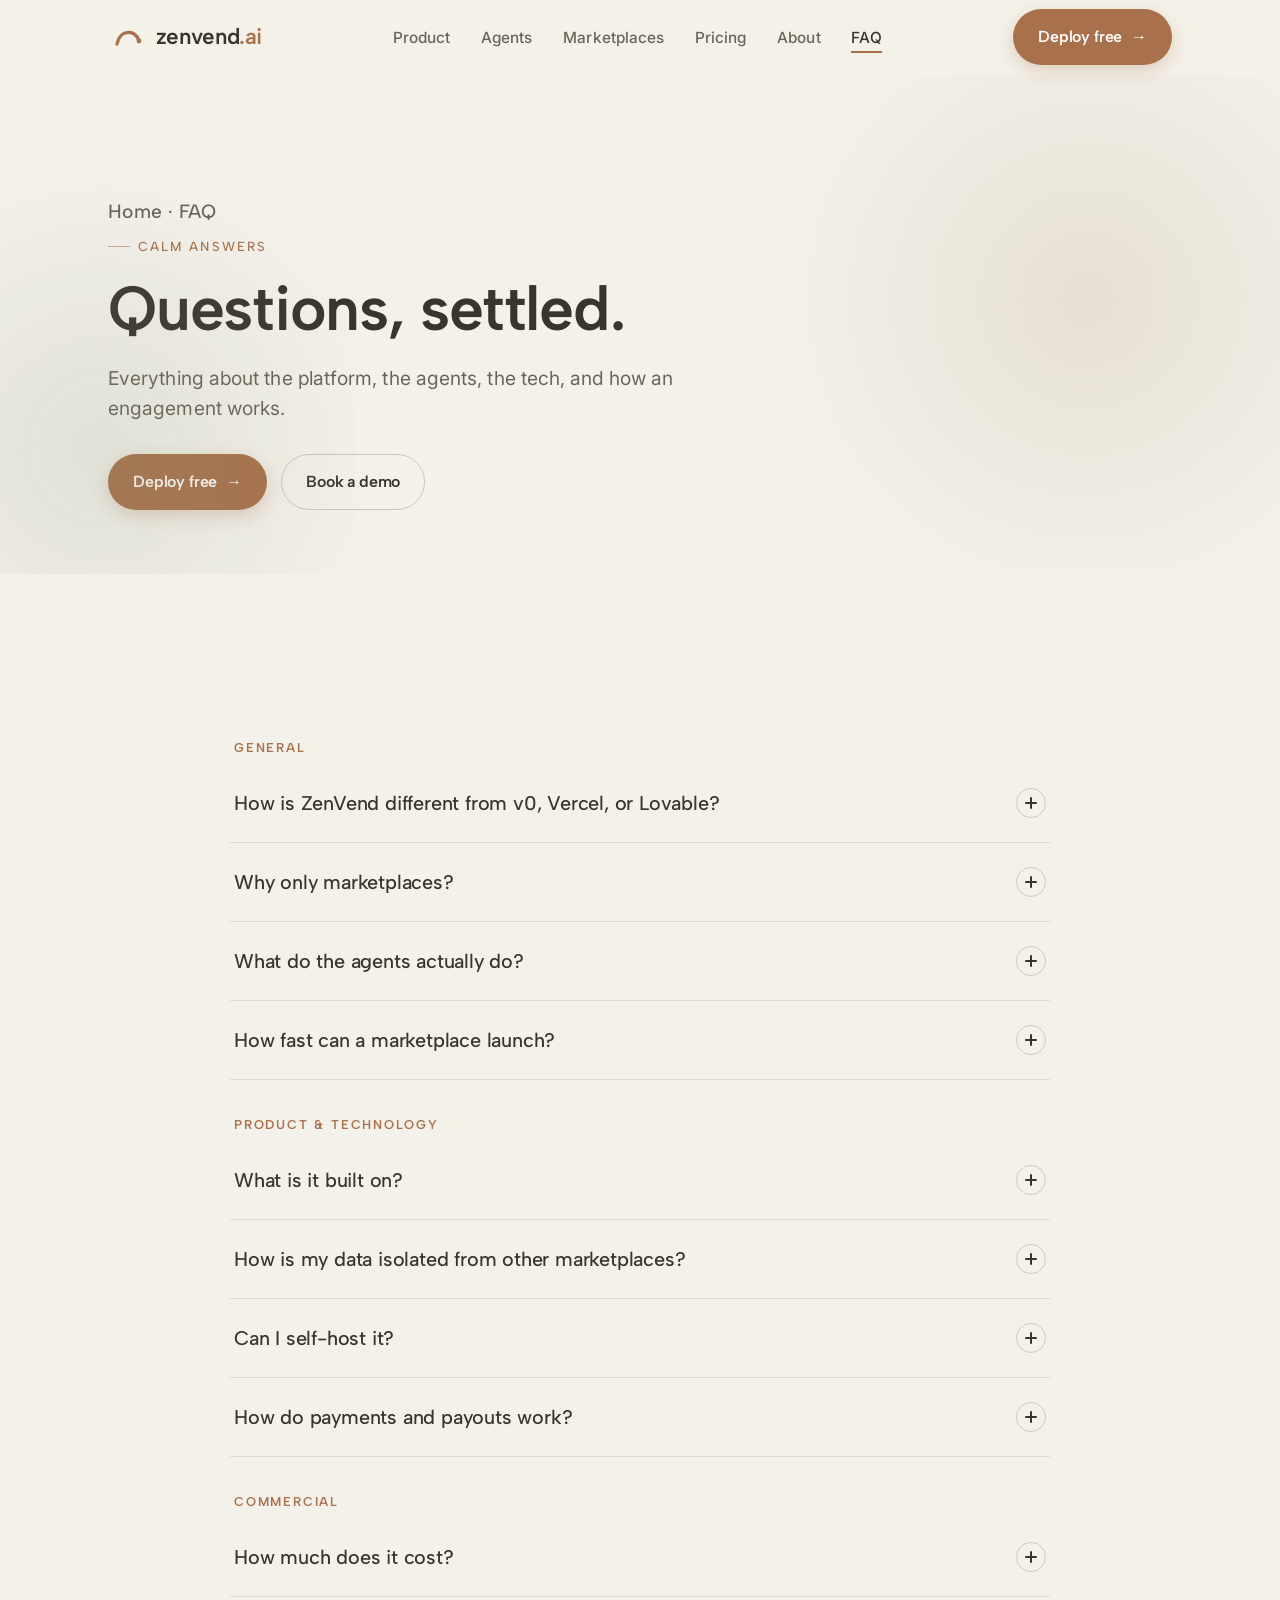
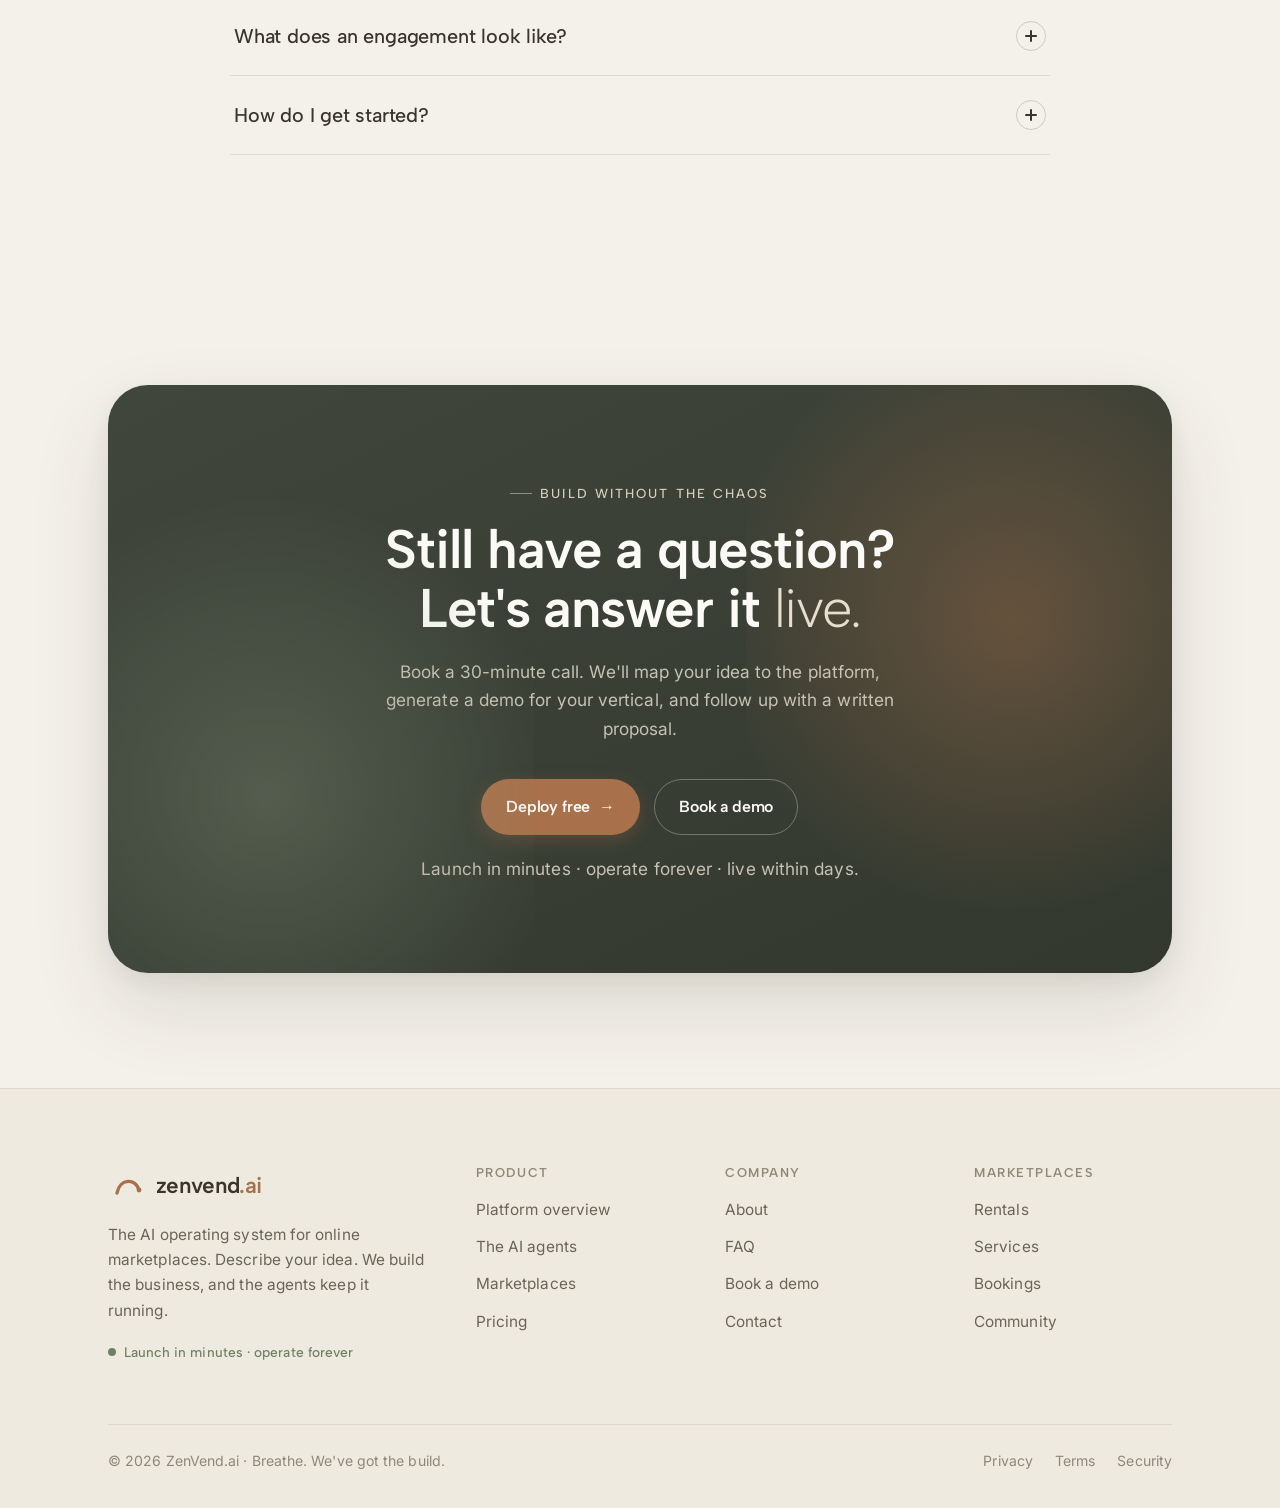
<file: faq.html>
<!DOCTYPE html>
<html lang="en">
<head>
<meta charset="UTF-8" />
<meta name="viewport" content="width=device-width, initial-scale=1.0" />
<title>FAQ · ZenVend.ai</title>
<meta name="description" content="Calm answers about ZenVend: the platform, the full crew of AI agents, the tech stack, pricing, and what an engagement looks like from first call to production." />

<link rel="preconnect" href="https://fonts.googleapis.com" />
<link rel="preconnect" href="https://fonts.gstatic.com" crossorigin />
<link href="https://fonts.googleapis.com/css2?family=Albert+Sans:wght@300;500;600&family=Inter:wght@400;500;600&display=swap" rel="stylesheet" />
<link rel="icon" href="data:image/svg+xml,%3Csvg xmlns='http://www.w3.org/2000/svg' width='40' height='40' viewBox='0 0 40 40'%3E%3Cpath d='M9 27 C 12 12, 28 12, 31 24' stroke='%23a8714b' stroke-width='3.4' stroke-linecap='round' fill='none'/%3E%3Ccircle cx='31' cy='24' r='2.4' fill='%23a8714b'/%3E%3C/svg%3E" />
<link rel="stylesheet" href="assets/styles.css" />
<script src="assets/analytics.js"></script>
</head>
<body>

<!-- ===================== NAV ===================== -->
<header class="nav" id="nav">
  <div class="wrap nav__inner">
    <a href="index.html" class="logo" aria-label="ZenVend home">
      <svg width="40" height="40" viewBox="0 0 40 40" fill="none" aria-hidden="true"><path d="M9 27 C 12 12, 28 12, 31 24" stroke="#a8714b" stroke-width="3.4" stroke-linecap="round" fill="none"/><circle cx="31" cy="24" r="2.4" fill="#a8714b"/></svg>
      <span class="wordmark">zenvend<span class="dot">.ai</span></span>
    </a>
    <nav aria-label="Primary">
      <ul class="nav__links">
        <li><a href="product.html">Product</a></li>
        <li><a href="agents.html">Agents</a></li>
        <li><a href="marketplaces.html">Marketplaces</a></li>
        <li><a href="pricing.html">Pricing</a></li>
        <li><a href="about.html">About</a></li>
        <li><a href="faq.html" aria-current="page">FAQ</a></li>
      </ul>
    </nav>
    <div class="nav__cta">
      <!-- TODO(deploy-free-url): confirm the exact self-service signup path at app.zenvend.ai (e.g. /signup); same href used site-wide. -->
      <a href="https://app.zenvend.ai" class="btn btn--primary" rel="noopener">Deploy free <span class="arrow" aria-hidden="true">→</span></a>
      <button class="hamburger" id="hamburger" aria-label="Open menu" aria-controls="mobileMenu" aria-expanded="false"><span></span><span></span><span></span></button>
    </div>
  </div>
  <div class="mobile-menu" id="mobileMenu">
    <ul>
      <li><a href="product.html">Product</a></li>
      <li><a href="agents.html">Agents</a></li>
      <li><a href="marketplaces.html">Marketplaces</a></li>
      <li><a href="pricing.html">Pricing</a></li>
      <li><a href="about.html">About</a></li>
      <li><a href="faq.html">FAQ</a></li>
      <li><a href="https://app.zenvend.ai" class="btn btn--primary btn--block" rel="noopener">Deploy free →</a></li>
      <li><a href="contact.html" class="btn btn--ghost btn--block">Book a demo</a></li>
    </ul>
  </div>
</header>

<main id="top">

  <!-- ===================== PAGE HERO ===================== -->
  <section class="page-hero">
    <div class="wrap">
      <div class="page-hero__inner">
        <p class="breadcrumb reveal"><a href="index.html">Home</a> · FAQ</p>
        <span class="eyebrow reveal" data-delay="1">Calm answers</span>
        <h1 class="reveal" data-delay="2">Questions, settled.</h1>
        <p class="reveal" data-delay="3">Everything about the platform, the agents, the tech, and how an engagement works.</p>
        <div class="page-hero__actions reveal" data-delay="4">
          <a href="https://app.zenvend.ai" class="btn btn--primary" rel="noopener">Deploy free <span class="arrow" aria-hidden="true">→</span></a>
          <a href="contact.html" class="btn btn--ghost">Book a demo</a>
        </div>
      </div>
    </div>
  </section>

  <!-- ===================== FAQ ===================== -->
  <section class="section">
    <div class="wrap">
      <div class="faq-grid reveal">

        <p class="faq-group-label">General</p>

        <div class="faq-item">
          <button class="faq-q" aria-expanded="false">How is ZenVend different from v0, Vercel, or Lovable?<span class="faq-ico" aria-hidden="true"></span></button>
          <div class="faq-a"><div class="faq-a__inner">Those tools are wonderful at making a pretty prototype, then they stop. The moment you need a real database, working payments, and the logic that makes two sides transact, you're on your own. ZenVend is built for that next step: real data, real Stripe money movement, and a full crew of specialist agents running the day-to-day.</div></div>
        </div>

        <div class="faq-item">
          <button class="faq-q" aria-expanded="false">Why only marketplaces?<span class="faq-ico" aria-hidden="true"></span></button>
          <div class="faq-a"><div class="faq-a__inner">Focus. Our founder's dev firm noticed that a large share of build requests were people trying to launch a marketplace — all hitting the same two-sided walls. So we built a platform that deeply understands supply, demand, payouts, trust, and moderation out of the box.</div></div>
        </div>

        <div class="faq-item">
          <button class="faq-q" aria-expanded="false">What do the agents actually do?<span class="faq-ico" aria-hidden="true"></span></button>
          <div class="faq-a"><div class="faq-a__inner">They run the operation. The seven core agents cover moderation, listing intelligence, fraud detection, growth optimization, analytics reporting, continuous health checks, and workflow automation. Alongside them a wider roster handles CRM, payments, dispute analysis, review authenticity, content moderation, buyer recommendations, cart recovery, SEO, seller performance, operational intelligence, and per-tenant health monitoring. Once you're live they handle the around-the-clock work a whole ops team would otherwise do. See the <a href="agents.html">agents page</a> for the full crew.</div></div>
        </div>

        <div class="faq-item">
          <button class="faq-q" aria-expanded="false">How fast can a marketplace launch?<span class="faq-ico" aria-hidden="true"></span></button>
          <div class="faq-a"><div class="faq-a__inner">Generation itself takes 60–90 seconds. A full guided engagement — discovery, configuration, soft launch — typically runs a few weeks before you open publicly.</div></div>
        </div>

        <p class="faq-group-label">Product &amp; technology</p>

        <div class="faq-item">
          <button class="faq-q" aria-expanded="false">What is it built on?<span class="faq-ico" aria-hidden="true"></span></button>
          <div class="faq-a"><div class="faq-a__inner">Next.js 15 (App Router), React 19, and TypeScript on the front; Supabase Postgres, Auth, and Storage behind it; Stripe API v2026-05-27 for payments. Deploy via Docker Compose (self-host) or one-click Vercel, with CI/CD on GitHub Actions.</div></div>
        </div>

        <div class="faq-item">
          <button class="faq-q" aria-expanded="false">How is my data isolated from other marketplaces?<span class="faq-ico" aria-hidden="true"></span></button>
          <div class="faq-a"><div class="faq-a__inner">Every tenant is isolated at the database layer with Postgres row-level security, and at the routing layer via subdirectory slug or custom domain. Auth is server-side with httpOnly cookies via Supabase SSR.</div></div>
        </div>

        <div class="faq-item">
          <button class="faq-q" aria-expanded="false">Can I self-host it?<span class="faq-ico" aria-hidden="true"></span></button>
          <div class="faq-a"><div class="faq-a__inner">Yes. You get the full Next.js + Supabase + Stripe codebase under an MIT-style license, with Docker Compose for self-hosting and Vercel templates for serverless. Documentation covers setup, deployment, customization, and operations.</div></div>
        </div>

        <div class="faq-item">
          <button class="faq-q" aria-expanded="false">How do payments and payouts work?<span class="faq-ico" aria-hidden="true"></span></button>
          <div class="faq-a"><div class="faq-a__inner">Stripe Connect Express handles vendor KYC and payouts. ZenVend uses destination charges with application fees, so your platform commission is kept automatically on every transaction. Vendor keys in "own keys" mode are encrypted with AES-256-GCM, and Stripe-hosted KYC keeps PCI scope off the platform.</div></div>
        </div>

        <p class="faq-group-label">Commercial</p>

        <div class="faq-item">
          <button class="faq-q" aria-expanded="false">How much does it cost?<span class="faq-ico" aria-hidden="true"></span></button>
          <div class="faq-a"><div class="faq-a__inner">Three tiers — Starter, Pro, Enterprise — map to typical operator profiles, with final pricing set in the proposal. A platform commission of 0–5% on processed GMV may apply depending on tier and engagement model.</div></div>
        </div>

        <div class="faq-item">
          <button class="faq-q" aria-expanded="false">What does an engagement look like?<span class="faq-ico" aria-hidden="true"></span></button>
          <div class="faq-a"><div class="faq-a__inner">Four phases: Discovery (1 week), Configuration (1–2 weeks), Soft launch (2 weeks), then Production &amp; growth (ongoing). See the pricing page for the full timeline.</div></div>
        </div>

        <div class="faq-item">
          <button class="faq-q" aria-expanded="false">How do I get started?<span class="faq-ico" aria-hidden="true"></span></button>
          <div class="faq-a"><div class="faq-a__inner">Book a 30-minute discovery call. We'll map your concept to platform capabilities, show a live demo generated for your target vertical, and follow up with a written proposal.</div></div>
        </div>

      </div>
    </div>
  </section>

  <!-- ===================== FINAL CTA ===================== -->
  <section class="section final">
    <div class="wrap">
      <div class="final__card reveal">
        <span class="eyebrow">Build without the chaos</span>
        <h2>Still have a question?<br>Let's answer it <span class="soft">live.</span></h2>
        <p>Book a 30-minute call. We'll map your idea to the platform, generate a demo for your
        vertical, and follow up with a written proposal.</p>
        <div class="final__actions">
          <a href="https://app.zenvend.ai" class="btn btn--primary" rel="noopener">Deploy free <span class="arrow" aria-hidden="true">→</span></a>
          <a href="contact.html" class="btn btn--ghost">Book a demo</a>
        </div>
        <p class="final__note">Launch in minutes · operate forever · live within days.</p>
      </div>
    </div>
  </section>

</main>

<!-- ===================== FOOTER ===================== -->
<footer class="footer">
  <div class="wrap">
    <div class="footer__top">
      <div class="footer__brand">
        <a href="index.html" class="logo" aria-label="ZenVend home">
          <svg width="40" height="40" viewBox="0 0 40 40" fill="none" aria-hidden="true"><path d="M9 27 C 12 12, 28 12, 31 24" stroke="#a8714b" stroke-width="3.4" stroke-linecap="round" fill="none"/><circle cx="31" cy="24" r="2.4" fill="#a8714b"/></svg>
          <span class="wordmark">zenvend<span class="dot">.ai</span></span>
        </a>
        <p>The AI operating system for online marketplaces. Describe your idea. We build the business, and the agents keep it running.</p>
        <span class="status"><span class="pulse" aria-hidden="true"></span> Launch in minutes · operate forever</span>
      </div>
      <div class="footer__col">
        <h4>Product</h4>
        <ul>
          <li><a href="product.html">Platform overview</a></li>
          <li><a href="agents.html">The AI agents</a></li>
          <li><a href="marketplaces.html">Marketplaces</a></li>
          <li><a href="pricing.html">Pricing</a></li>
        </ul>
      </div>
      <div class="footer__col">
        <h4>Company</h4>
        <ul>
          <li><a href="about.html">About</a></li>
          <li><a href="faq.html">FAQ</a></li>
          <li><a href="contact.html">Book a demo</a></li>
          <li><a href="contact.html">Contact</a></li>
        </ul>
      </div>
      <div class="footer__col">
        <h4>Marketplaces</h4>
        <ul>
          <li><a href="marketplaces.html">Rentals</a></li>
          <li><a href="marketplaces.html">Services</a></li>
          <li><a href="marketplaces.html">Bookings</a></li>
          <li><a href="marketplaces.html">Community</a></li>
        </ul>
      </div>
    </div>
    <div class="footer__bottom">
      <span>© 2026 ZenVend.ai · Breathe. We've got the build.</span>
      <span class="legal">
        <a href="contact.html">Privacy</a>
        <a href="contact.html">Terms</a>
        <a href="contact.html">Security</a>
      </span>
    </div>
  </div>
</footer>

<script src="assets/main.js"></script>
</body>
</html>
</file>
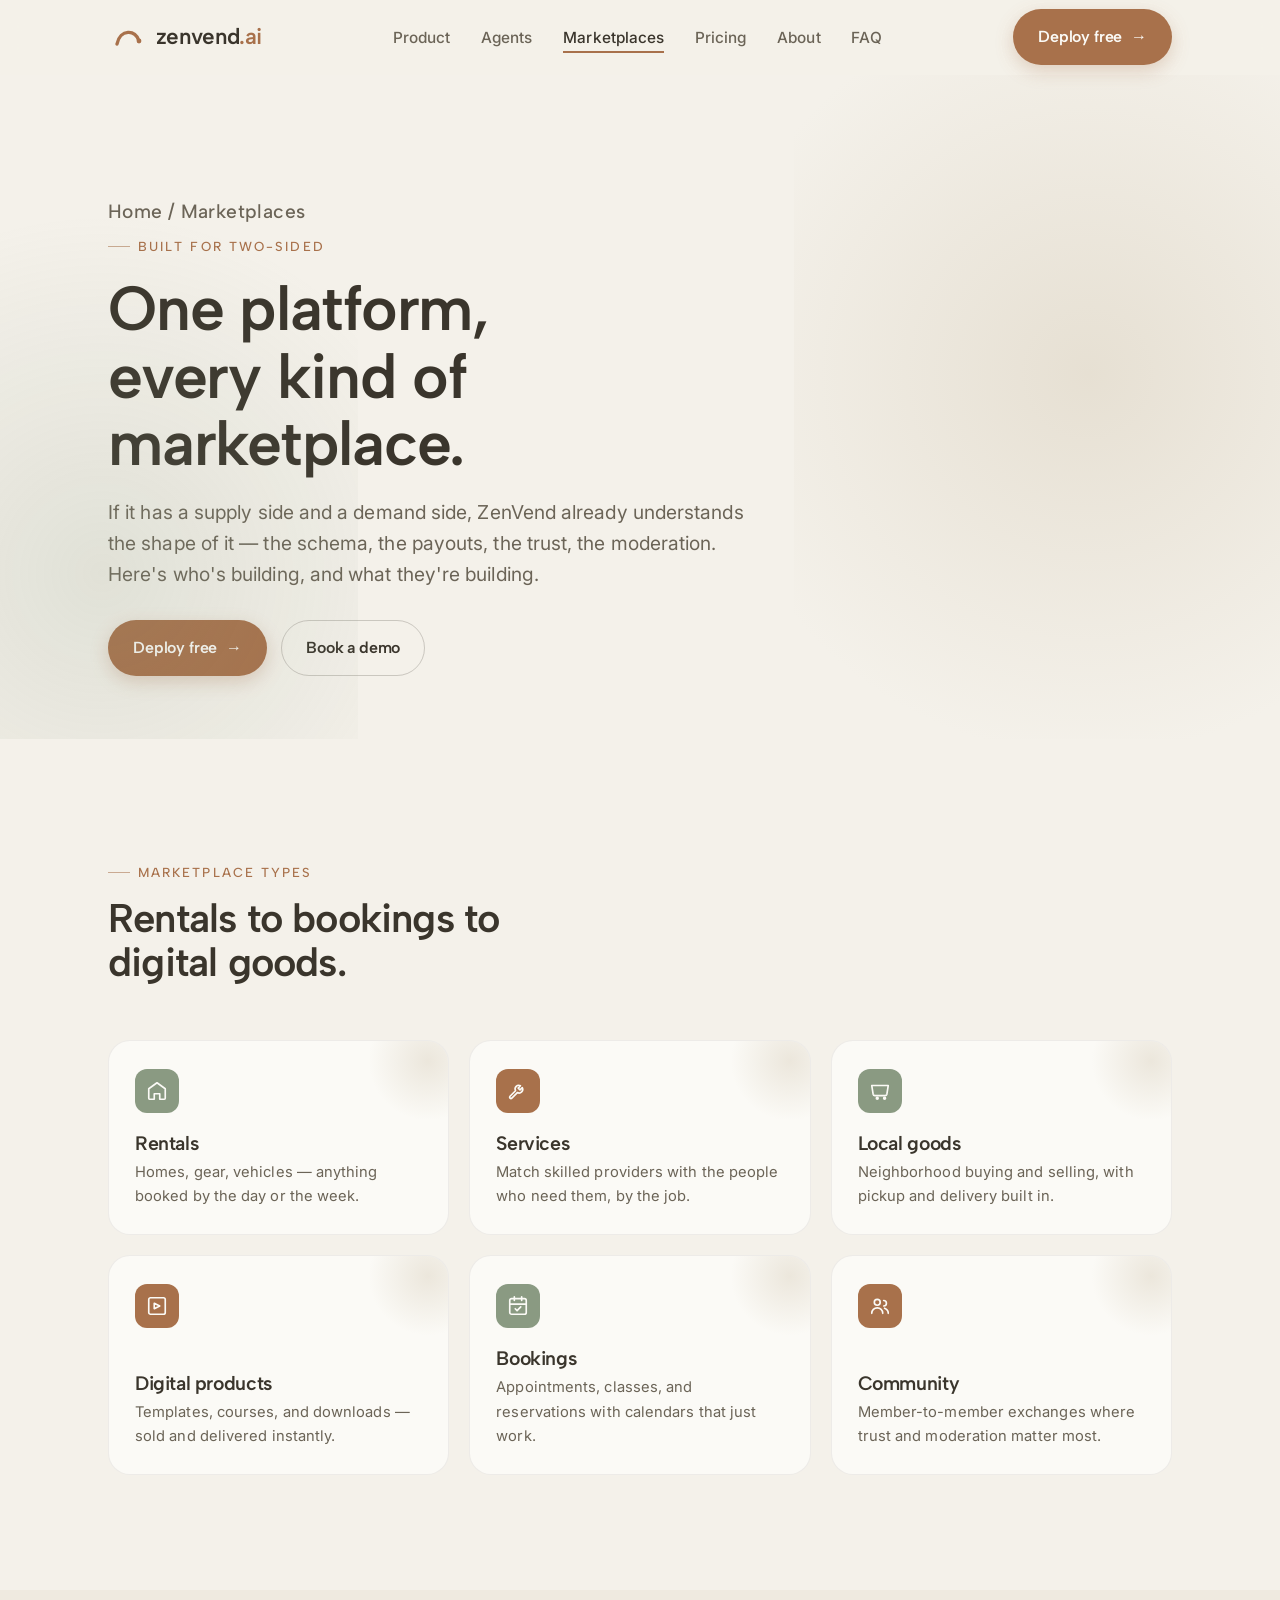
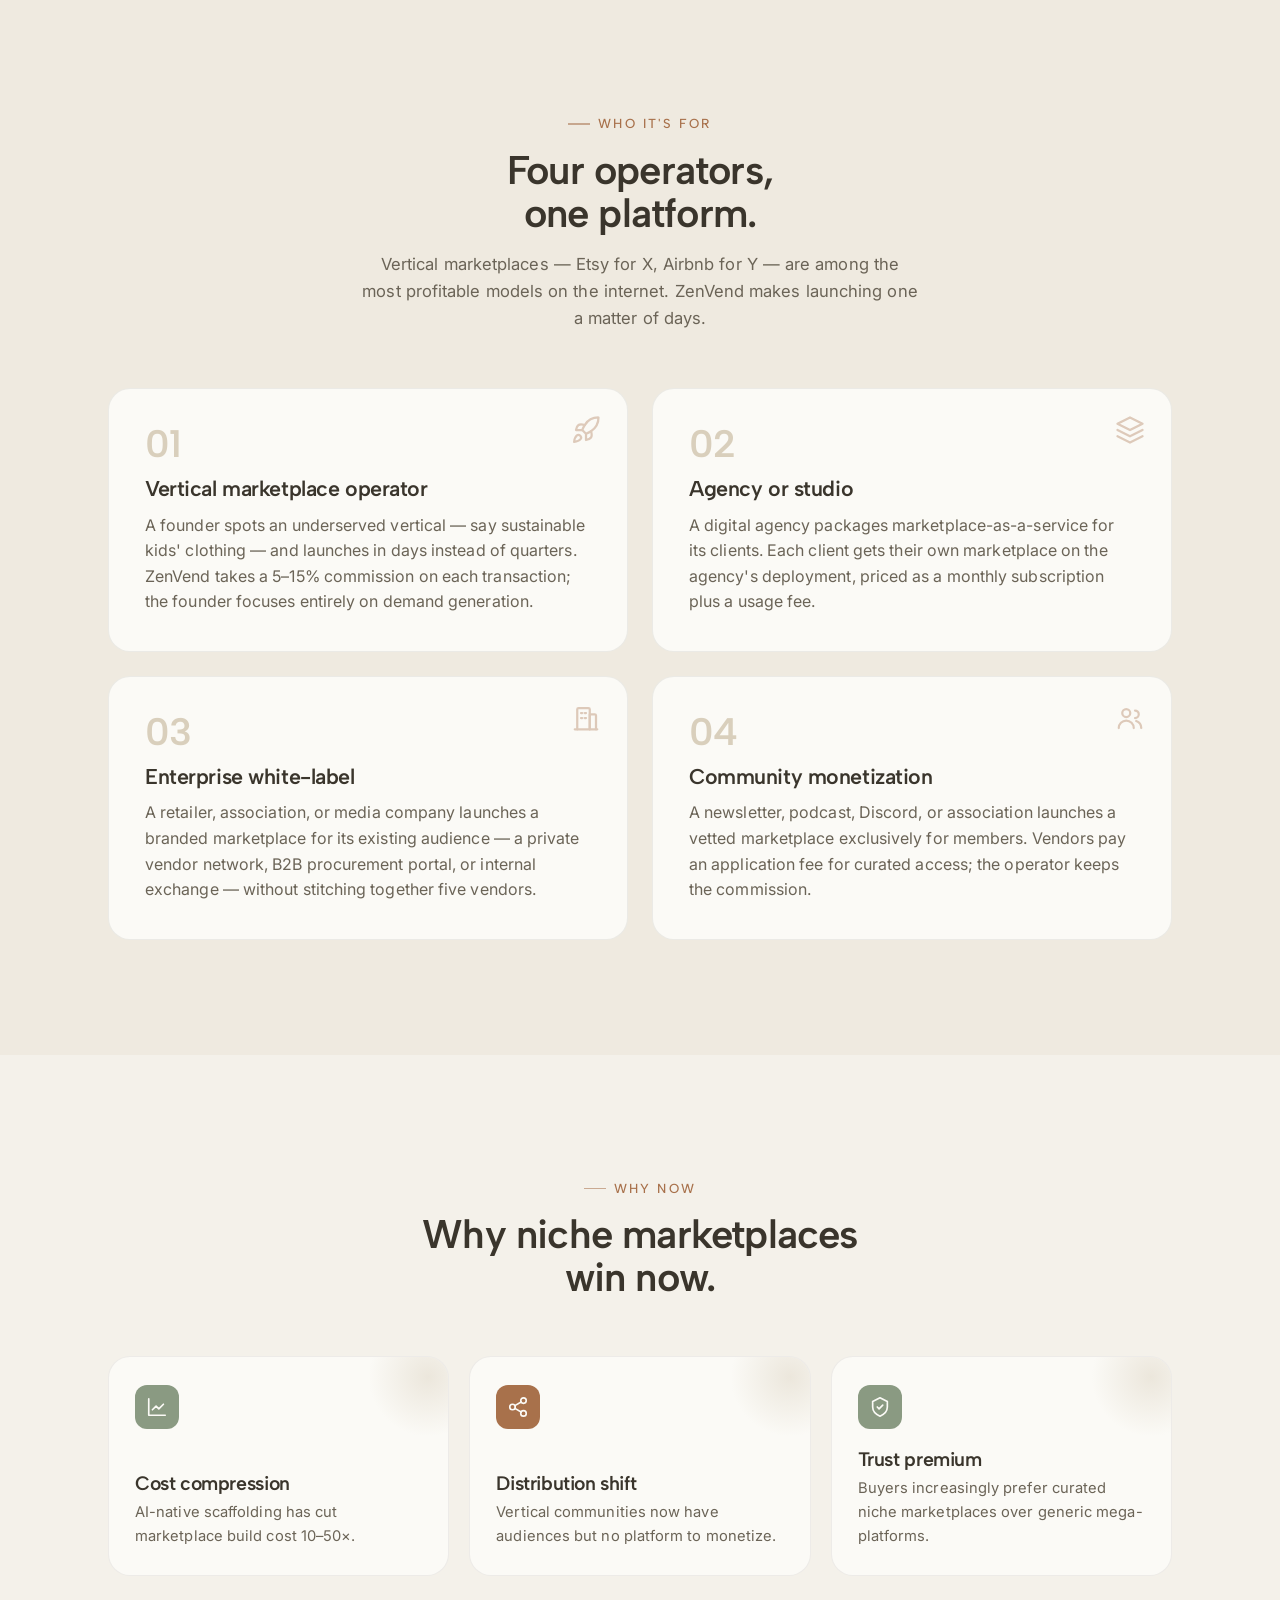
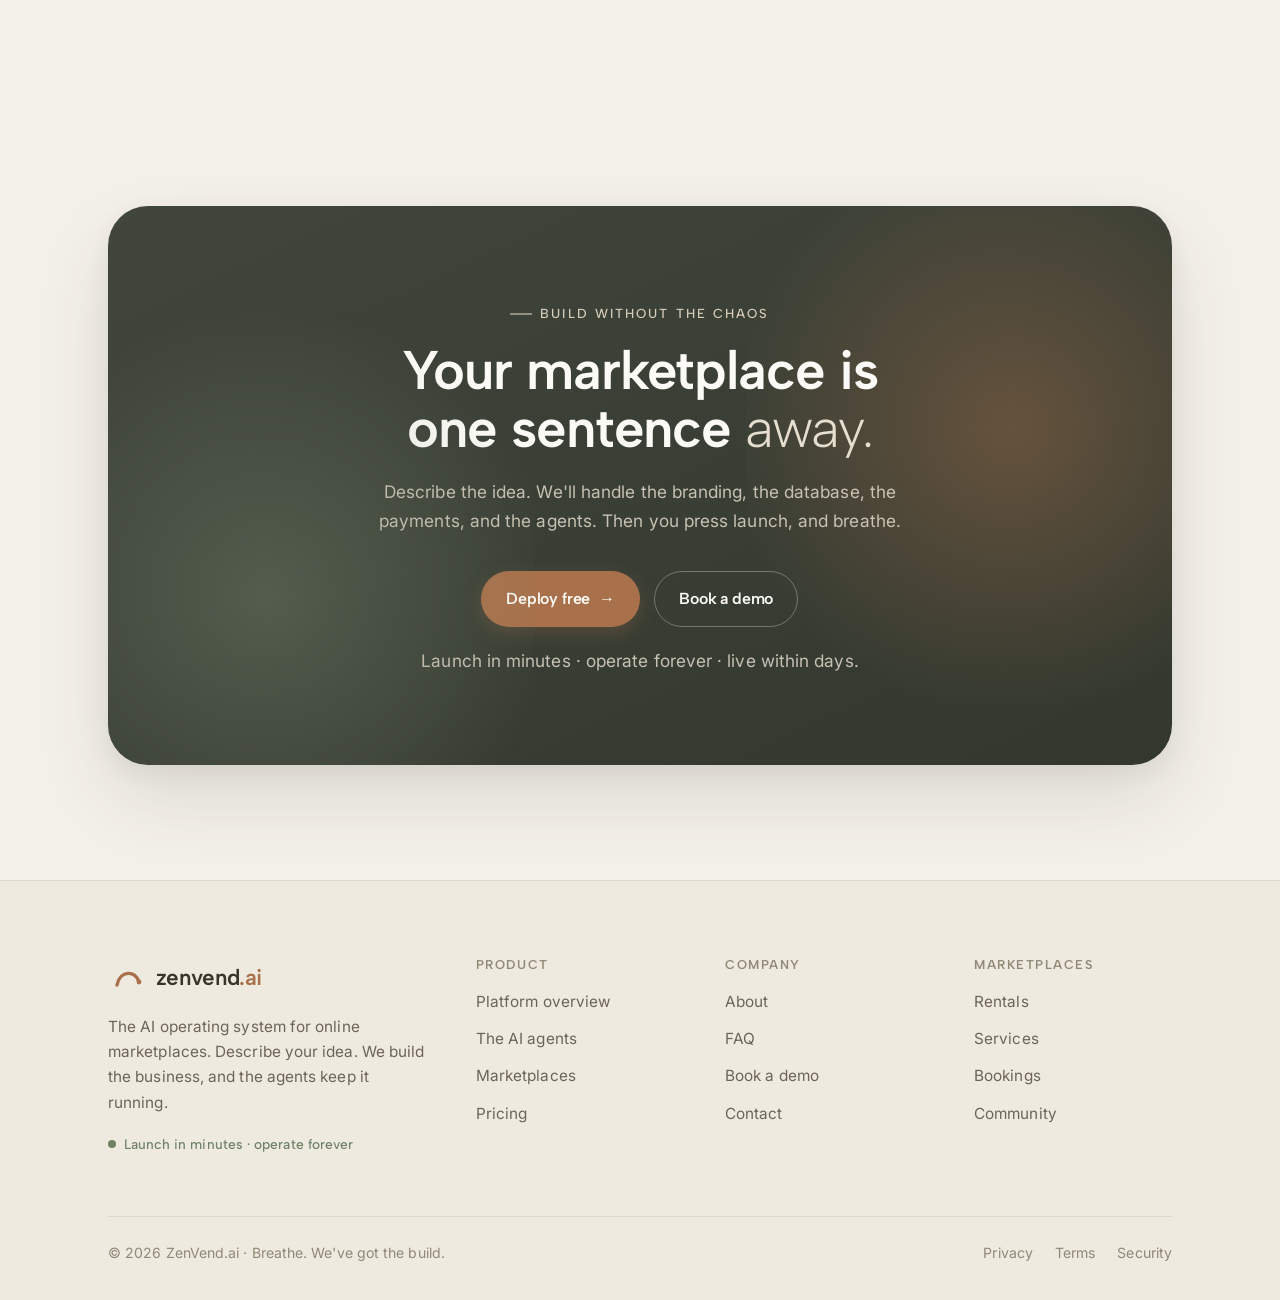
<file: marketplaces.html>
<!DOCTYPE html>
<html lang="en">
<head>
<meta charset="UTF-8" />
<meta name="viewport" content="width=device-width, initial-scale=1.0" />
<title>Marketplaces · ZenVend.ai</title>
<meta name="description" content="One platform for every kind of marketplace — rentals, services, local goods, digital products, bookings, and community. See who's building on ZenVend, and what they're building." />

<link rel="preconnect" href="https://fonts.googleapis.com" />
<link rel="preconnect" href="https://fonts.gstatic.com" crossorigin />
<link href="https://fonts.googleapis.com/css2?family=Albert+Sans:wght@300;500;600&family=Inter:wght@400;500;600&display=swap" rel="stylesheet" />
<link rel="icon" href="data:image/svg+xml,%3Csvg xmlns='http://www.w3.org/2000/svg' width='40' height='40' viewBox='0 0 40 40'%3E%3Cpath d='M9 27 C 12 12, 28 12, 31 24' stroke='%23a8714b' stroke-width='3.4' stroke-linecap='round' fill='none'/%3E%3Ccircle cx='31' cy='24' r='2.4' fill='%23a8714b'/%3E%3C/svg%3E" />
<link rel="stylesheet" href="assets/styles.css" />
<script src="assets/analytics.js"></script>
</head>
<body>

<!-- ===================== NAV ===================== -->
<header class="nav" id="nav">
  <div class="wrap nav__inner">
    <a href="index.html" class="logo" aria-label="ZenVend home">
      <svg width="40" height="40" viewBox="0 0 40 40" fill="none" aria-hidden="true"><path d="M9 27 C 12 12, 28 12, 31 24" stroke="#a8714b" stroke-width="3.4" stroke-linecap="round" fill="none"/><circle cx="31" cy="24" r="2.4" fill="#a8714b"/></svg>
      <span class="wordmark">zenvend<span class="dot">.ai</span></span>
    </a>
    <nav aria-label="Primary">
      <ul class="nav__links">
        <li><a href="product.html">Product</a></li>
        <li><a href="agents.html">Agents</a></li>
        <li><a href="marketplaces.html" aria-current="page">Marketplaces</a></li>
        <li><a href="pricing.html">Pricing</a></li>
        <li><a href="about.html">About</a></li>
        <li><a href="faq.html">FAQ</a></li>
      </ul>
    </nav>
    <div class="nav__cta">
      <!-- TODO(deploy-free-url): confirm the exact self-service signup path at app.zenvend.ai (e.g. /signup); same href used site-wide. -->
      <a href="https://app.zenvend.ai" class="btn btn--primary" rel="noopener">Deploy free <span class="arrow" aria-hidden="true">→</span></a>
      <button class="hamburger" id="hamburger" aria-label="Open menu" aria-controls="mobileMenu" aria-expanded="false"><span></span><span></span><span></span></button>
    </div>
  </div>
  <div class="mobile-menu" id="mobileMenu">
    <ul>
      <li><a href="product.html">Product</a></li>
      <li><a href="agents.html">Agents</a></li>
      <li><a href="marketplaces.html" aria-current="page">Marketplaces</a></li>
      <li><a href="pricing.html">Pricing</a></li>
      <li><a href="about.html">About</a></li>
      <li><a href="faq.html">FAQ</a></li>
      <li><a href="https://app.zenvend.ai" class="btn btn--primary btn--block" rel="noopener">Deploy free →</a></li>
      <li><a href="contact.html" class="btn btn--ghost btn--block">Book a demo</a></li>
    </ul>
  </div>
</header>

<main id="top">

  <!-- ===================== PAGE HERO ===================== -->
  <section class="page-hero">
    <div class="wrap">
      <div class="page-hero__inner">
        <p class="breadcrumb reveal"><a href="index.html">Home</a> <span aria-hidden="true">/</span> Marketplaces</p>
        <span class="eyebrow reveal" data-delay="1">Built for two-sided</span>
        <h1 class="reveal" data-delay="2">One platform,<br>every kind of marketplace.</h1>
        <p class="reveal" data-delay="3">
          If it has a supply side and a demand side, ZenVend already understands the shape of it —
          the schema, the payouts, the trust, the moderation. Here's who's building, and what they're building.
        </p>
        <div class="page-hero__actions reveal" data-delay="4">
          <a href="https://app.zenvend.ai" class="btn btn--primary" rel="noopener">Deploy free <span class="arrow" aria-hidden="true">→</span></a>
          <a href="contact.html" class="btn btn--ghost">Book a demo</a>
        </div>
      </div>
    </div>
  </section>

  <!-- ===================== VERTICALS ===================== -->
  <section class="section">
    <div class="wrap">
      <div class="sec-head reveal">
        <span class="eyebrow">Marketplace types</span>
        <h2>Rentals to bookings to<br>digital goods.</h2>
      </div>
      <div class="verts">
        <article class="vert reveal">
          <span class="vert__ico"><svg viewBox="0 0 24 24" fill="none" stroke="currentColor" stroke-width="1.8" stroke-linecap="round" stroke-linejoin="round"><path d="M3 9.5 12 3l9 6.5V20a1 1 0 0 1-1 1h-5v-6H9v6H4a1 1 0 0 1-1-1Z"/></svg></span>
          <h3>Rentals</h3>
          <p>Homes, gear, vehicles — anything booked by the day or the week.</p>
        </article>
        <article class="vert reveal" data-delay="1">
          <span class="vert__ico"><svg viewBox="0 0 24 24" fill="none" stroke="currentColor" stroke-width="1.8" stroke-linecap="round" stroke-linejoin="round"><path d="M14.7 6.3a4 4 0 0 0-5.4 5.4l-6 6a1.4 1.4 0 0 0 2 2l6-6a4 4 0 0 0 5.4-5.4l-2.5 2.5-2-2Z"/></svg></span>
          <h3>Services</h3>
          <p>Match skilled providers with the people who need them, by the job.</p>
        </article>
        <article class="vert reveal" data-delay="2">
          <span class="vert__ico"><svg viewBox="0 0 24 24" fill="none" stroke="currentColor" stroke-width="1.8" stroke-linecap="round" stroke-linejoin="round"><path d="M3 6h18l-1.5 9.5a2 2 0 0 1-2 1.5H6.5a2 2 0 0 1-2-1.5Z"/><circle cx="9" cy="20" r="1"/><circle cx="17" cy="20" r="1"/></svg></span>
          <h3>Local goods</h3>
          <p>Neighborhood buying and selling, with pickup and delivery built in.</p>
        </article>
        <article class="vert reveal">
          <span class="vert__ico"><svg viewBox="0 0 24 24" fill="none" stroke="currentColor" stroke-width="1.8" stroke-linecap="round" stroke-linejoin="round"><rect x="3" y="3" width="18" height="18" rx="2"/><path d="m9 9 6 3-6 3Z"/></svg></span>
          <h3>Digital products</h3>
          <p>Templates, courses, and downloads — sold and delivered instantly.</p>
        </article>
        <article class="vert reveal" data-delay="1">
          <span class="vert__ico"><svg viewBox="0 0 24 24" fill="none" stroke="currentColor" stroke-width="1.8" stroke-linecap="round" stroke-linejoin="round"><rect x="3" y="4" width="18" height="17" rx="2"/><path d="M3 10h18M8 2v4M16 2v4"/><path d="m9 15 2 2 4-4"/></svg></span>
          <h3>Bookings</h3>
          <p>Appointments, classes, and reservations with calendars that just work.</p>
        </article>
        <article class="vert reveal" data-delay="2">
          <span class="vert__ico"><svg viewBox="0 0 24 24" fill="none" stroke="currentColor" stroke-width="1.8" stroke-linecap="round" stroke-linejoin="round"><circle cx="9" cy="8" r="3.2"/><path d="M3 20a6 6 0 0 1 12 0"/><path d="M16 6a3 3 0 0 1 0 6M21 20a6 6 0 0 0-4-5.6"/></svg></span>
          <h3>Community</h3>
          <p>Member-to-member exchanges where trust and moderation matter most.</p>
        </article>
      </div>
    </div>
  </section>

  <!-- ===================== WHO BUILDS ON ZENVEND ===================== -->
  <section class="section section--warm">
    <div class="wrap">
      <div class="sec-head center reveal">
        <span class="eyebrow eyebrow--center">Who it's for</span>
        <h2>Four operators,<br>one platform.</h2>
        <p>Vertical marketplaces — Etsy for X, Airbnb for Y — are among the most profitable models on
        the internet. ZenVend makes launching one a matter of days.</p>
      </div>
      <div class="personas">
        <article class="persona reveal">
          <span class="persona__ico" aria-hidden="true"><svg viewBox="0 0 24 24" fill="none" stroke="currentColor" stroke-width="1.8" stroke-linecap="round" stroke-linejoin="round"><path d="M4.5 16.5c-1.5 1.26-2 5-2 5s3.74-.5 5-2c.71-.84.7-2.13-.09-2.91a2.18 2.18 0 0 0-2.91-.09Z"/><path d="m12 15-3-3a22 22 0 0 1 2-3.95A12.88 12.88 0 0 1 22 2c0 2.72-.78 7.5-6 11a22.35 22.35 0 0 1-4 2Z"/><path d="M9 12H4s.55-3.03 2-4c1.62-1.08 5 0 5 0"/><path d="M12 15v5s3.03-.55 4-2c1.08-1.62 0-5 0-5"/></svg></span>
          <div class="persona__no">01</div>
          <h3>Vertical marketplace operator</h3>
          <p>A founder spots an underserved vertical — say sustainable kids' clothing — and launches in
          days instead of quarters. ZenVend takes a 5–15% commission on each transaction; the founder
          focuses entirely on demand generation.</p>
        </article>
        <article class="persona reveal" data-delay="1">
          <span class="persona__ico" aria-hidden="true"><svg viewBox="0 0 24 24" fill="none" stroke="currentColor" stroke-width="1.8" stroke-linecap="round" stroke-linejoin="round"><path d="M12 2 2 7l10 5 10-5-10-5Z"/><path d="m2 12 10 5 10-5"/><path d="m2 17 10 5 10-5"/></svg></span>
          <div class="persona__no">02</div>
          <h3>Agency or studio</h3>
          <p>A digital agency packages marketplace-as-a-service for its clients. Each client gets their
          own marketplace on the agency's deployment, priced as a monthly subscription plus a usage fee.</p>
        </article>
        <article class="persona reveal">
          <span class="persona__ico" aria-hidden="true"><svg viewBox="0 0 24 24" fill="none" stroke="currentColor" stroke-width="1.8" stroke-linecap="round" stroke-linejoin="round"><path d="M3 21h18"/><path d="M5 21V5a1 1 0 0 1 1-1h8a1 1 0 0 1 1 1v16"/><path d="M15 21V9h4a1 1 0 0 1 1 1v11"/><path d="M8 8h1M8 12h1M11 8h1M11 12h1"/></svg></span>
          <div class="persona__no">03</div>
          <h3>Enterprise white-label</h3>
          <p>A retailer, association, or media company launches a branded marketplace for its existing
          audience — a private vendor network, B2B procurement portal, or internal exchange — without
          stitching together five vendors.</p>
        </article>
        <article class="persona reveal" data-delay="1">
          <span class="persona__ico" aria-hidden="true"><svg viewBox="0 0 24 24" fill="none" stroke="currentColor" stroke-width="1.8" stroke-linecap="round" stroke-linejoin="round"><circle cx="9" cy="8" r="3.2"/><path d="M3 20a6 6 0 0 1 12 0"/><path d="M16 6a3 3 0 0 1 0 6M21 20a6 6 0 0 0-4-5.6"/></svg></span>
          <div class="persona__no">04</div>
          <h3>Community monetization</h3>
          <p>A newsletter, podcast, Discord, or association launches a vetted marketplace exclusively for
          members. Vendors pay an application fee for curated access; the operator keeps the commission.</p>
        </article>
      </div>
    </div>
  </section>

  <!-- ===================== WHY NICHE WINS ===================== -->
  <section class="section">
    <div class="wrap">
      <div class="sec-head center reveal">
        <span class="eyebrow eyebrow--center">Why now</span>
        <h2>Why niche marketplaces<br>win now.</h2>
      </div>
      <div class="verts">
        <article class="vert reveal">
          <span class="vert__ico"><svg viewBox="0 0 24 24" fill="none" stroke="currentColor" stroke-width="1.8" stroke-linecap="round" stroke-linejoin="round"><path d="M3 3v18h18"/><path d="m19 9-5 5-3-3-4 4"/></svg></span>
          <h3>Cost compression</h3>
          <p>AI-native scaffolding has cut marketplace build cost 10–50×.</p>
        </article>
        <article class="vert reveal" data-delay="1">
          <span class="vert__ico"><svg viewBox="0 0 24 24" fill="none" stroke="currentColor" stroke-width="1.8" stroke-linecap="round" stroke-linejoin="round"><circle cx="18" cy="5" r="3"/><circle cx="6" cy="12" r="3"/><circle cx="18" cy="19" r="3"/><path d="m8.6 13.5 6.8 4M15.4 6.5l-6.8 4"/></svg></span>
          <h3>Distribution shift</h3>
          <p>Vertical communities now have audiences but no platform to monetize.</p>
        </article>
        <article class="vert reveal" data-delay="2">
          <span class="vert__ico"><svg viewBox="0 0 24 24" fill="none" stroke="currentColor" stroke-width="1.8" stroke-linecap="round" stroke-linejoin="round"><path d="M12 2 4 6v6c0 5 3.5 8 8 10 4.5-2 8-5 8-10V6Z"/><path d="m9 12 2 2 4-4"/></svg></span>
          <h3>Trust premium</h3>
          <p>Buyers increasingly prefer curated niche marketplaces over generic mega-platforms.</p>
        </article>
      </div>
    </div>
  </section>

  <!-- ===================== FINAL CTA ===================== -->
  <section class="section final">
    <div class="wrap">
      <div class="final__card reveal">
        <span class="eyebrow">Build without the chaos</span>
        <h2>Your marketplace is<br>one sentence <span class="soft">away.</span></h2>
        <p>Describe the idea. We'll handle the branding, the database, the payments, and the agents.
        Then you press launch, and breathe.</p>
        <div class="final__actions">
          <a href="https://app.zenvend.ai" class="btn btn--primary" rel="noopener">Deploy free <span class="arrow" aria-hidden="true">→</span></a>
          <a href="contact.html" class="btn btn--ghost">Book a demo</a>
        </div>
        <p class="final__note">Launch in minutes · operate forever · live within days.</p>
      </div>
    </div>
  </section>

</main>

<!-- ===================== FOOTER ===================== -->
<footer class="footer">
  <div class="wrap">
    <div class="footer__top">
      <div class="footer__brand">
        <a href="index.html" class="logo" aria-label="ZenVend home">
          <svg width="40" height="40" viewBox="0 0 40 40" fill="none" aria-hidden="true"><path d="M9 27 C 12 12, 28 12, 31 24" stroke="#a8714b" stroke-width="3.4" stroke-linecap="round" fill="none"/><circle cx="31" cy="24" r="2.4" fill="#a8714b"/></svg>
          <span class="wordmark">zenvend<span class="dot">.ai</span></span>
        </a>
        <p>The AI operating system for online marketplaces. Describe your idea. We build the business, and the agents keep it running.</p>
        <span class="status"><span class="pulse" aria-hidden="true"></span> Launch in minutes · operate forever</span>
      </div>
      <div class="footer__col">
        <h4>Product</h4>
        <ul>
          <li><a href="product.html">Platform overview</a></li>
          <li><a href="agents.html">The AI agents</a></li>
          <li><a href="marketplaces.html">Marketplaces</a></li>
          <li><a href="pricing.html">Pricing</a></li>
        </ul>
      </div>
      <div class="footer__col">
        <h4>Company</h4>
        <ul>
          <li><a href="about.html">About</a></li>
          <li><a href="faq.html">FAQ</a></li>
          <li><a href="contact.html">Book a demo</a></li>
          <li><a href="contact.html">Contact</a></li>
        </ul>
      </div>
      <div class="footer__col">
        <h4>Marketplaces</h4>
        <ul>
          <li><a href="marketplaces.html">Rentals</a></li>
          <li><a href="marketplaces.html">Services</a></li>
          <li><a href="marketplaces.html">Bookings</a></li>
          <li><a href="marketplaces.html">Community</a></li>
        </ul>
      </div>
    </div>
    <div class="footer__bottom">
      <span>© 2026 ZenVend.ai · Breathe. We've got the build.</span>
      <span class="legal">
        <a href="contact.html">Privacy</a>
        <a href="contact.html">Terms</a>
        <a href="contact.html">Security</a>
      </span>
    </div>
  </div>
</footer>

<script src="assets/main.js"></script>
</body>
</html>
</file>
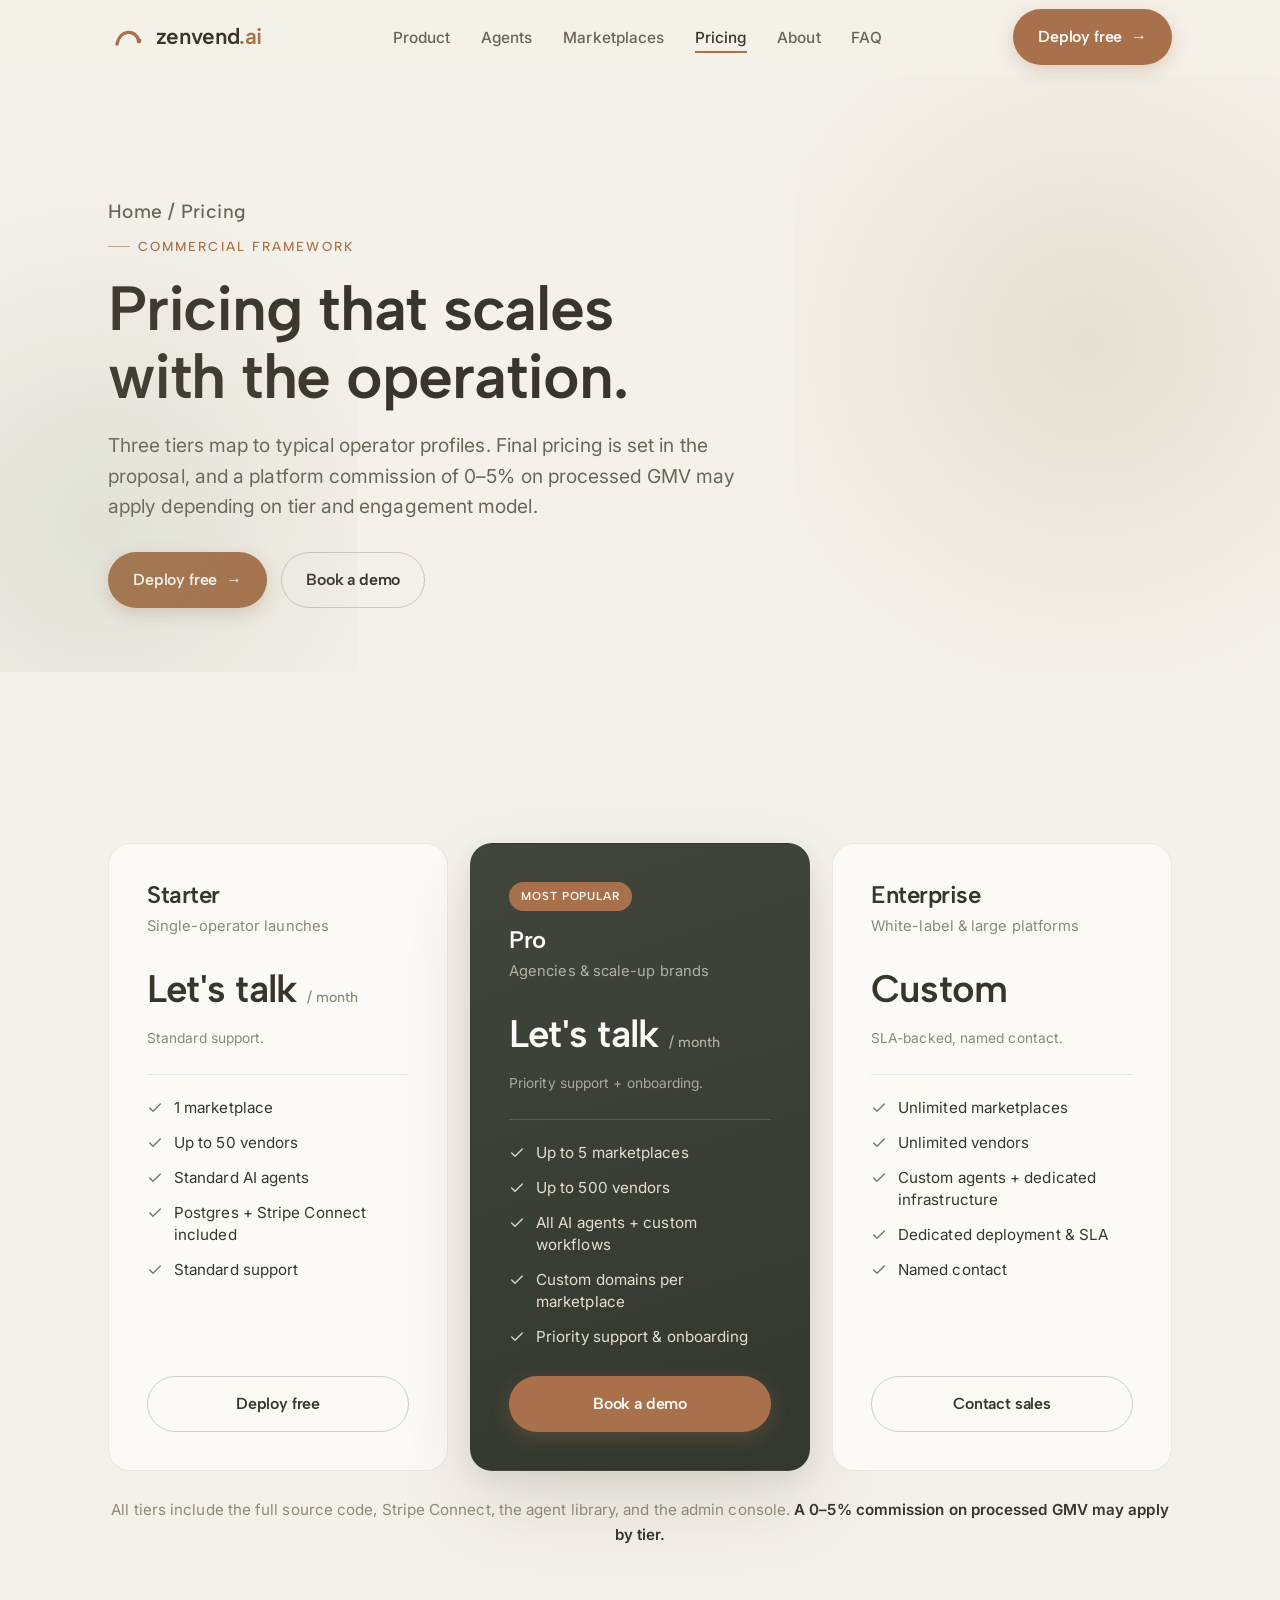
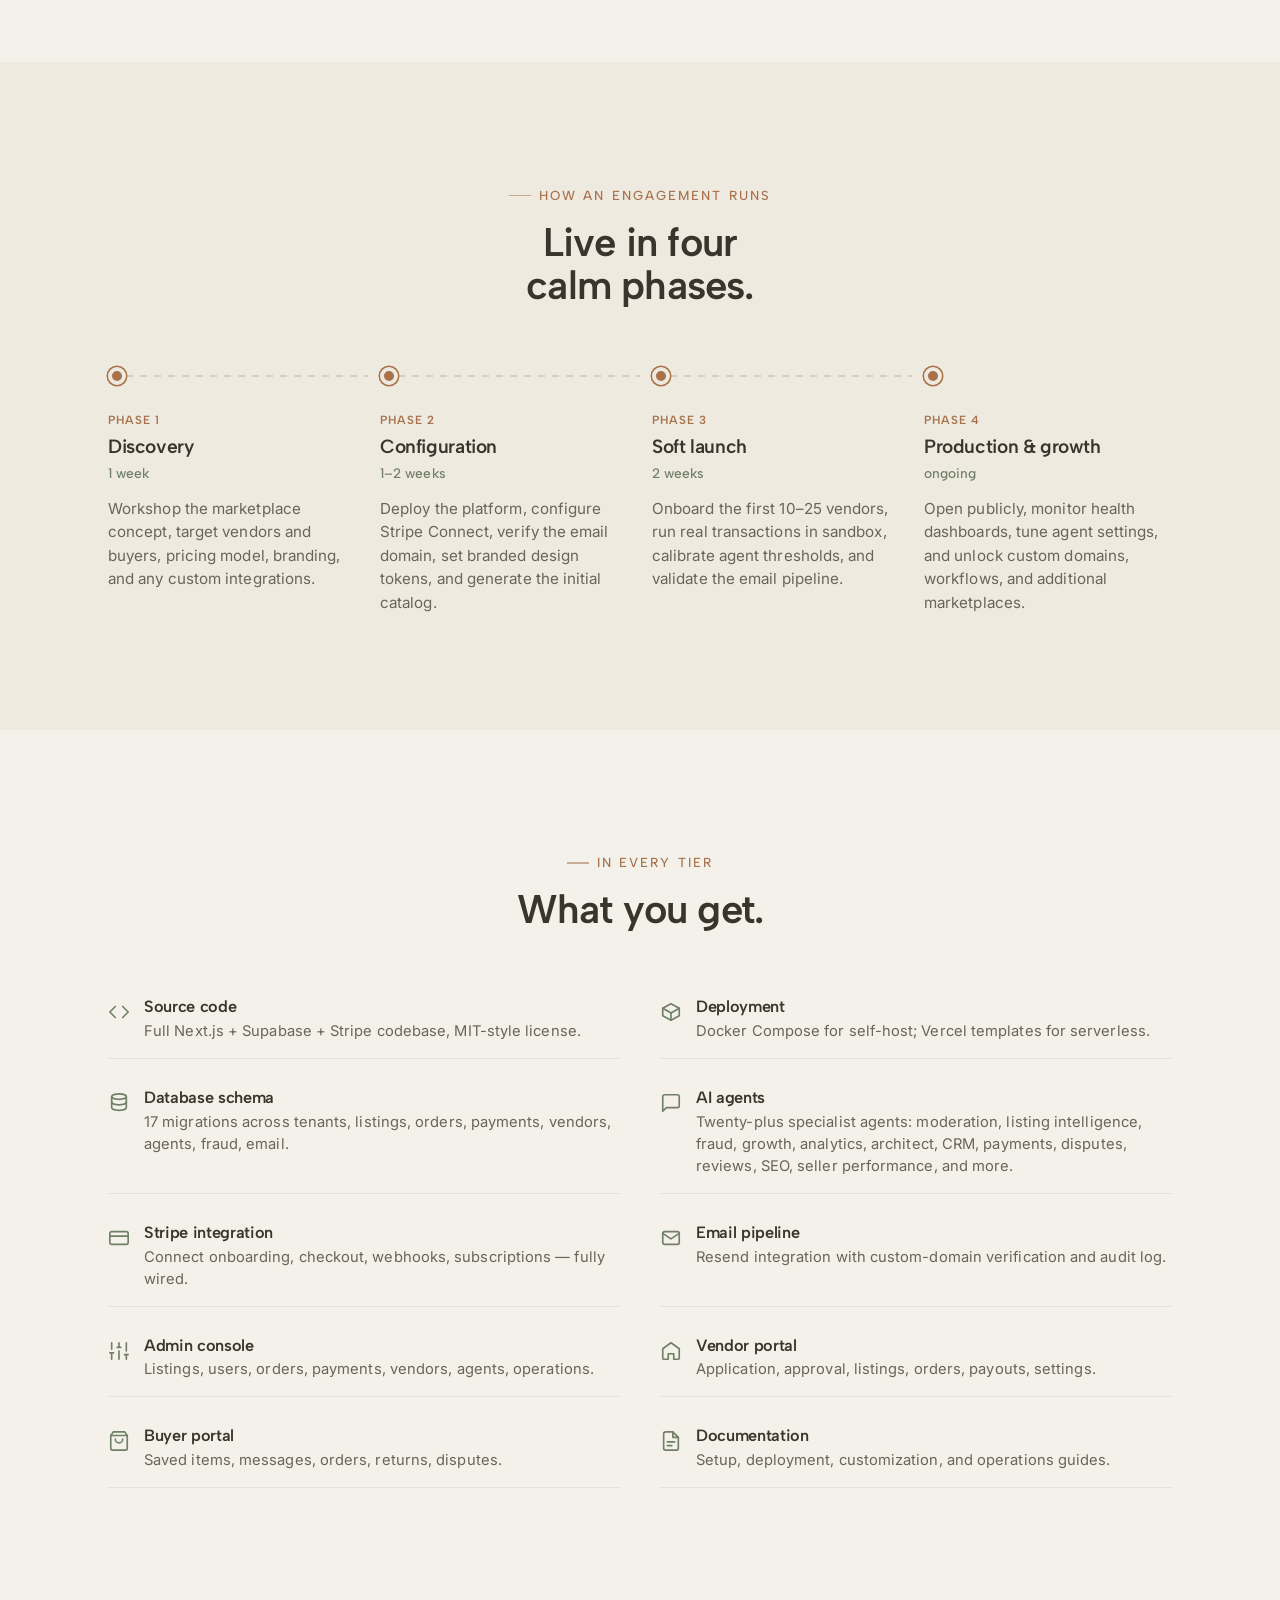
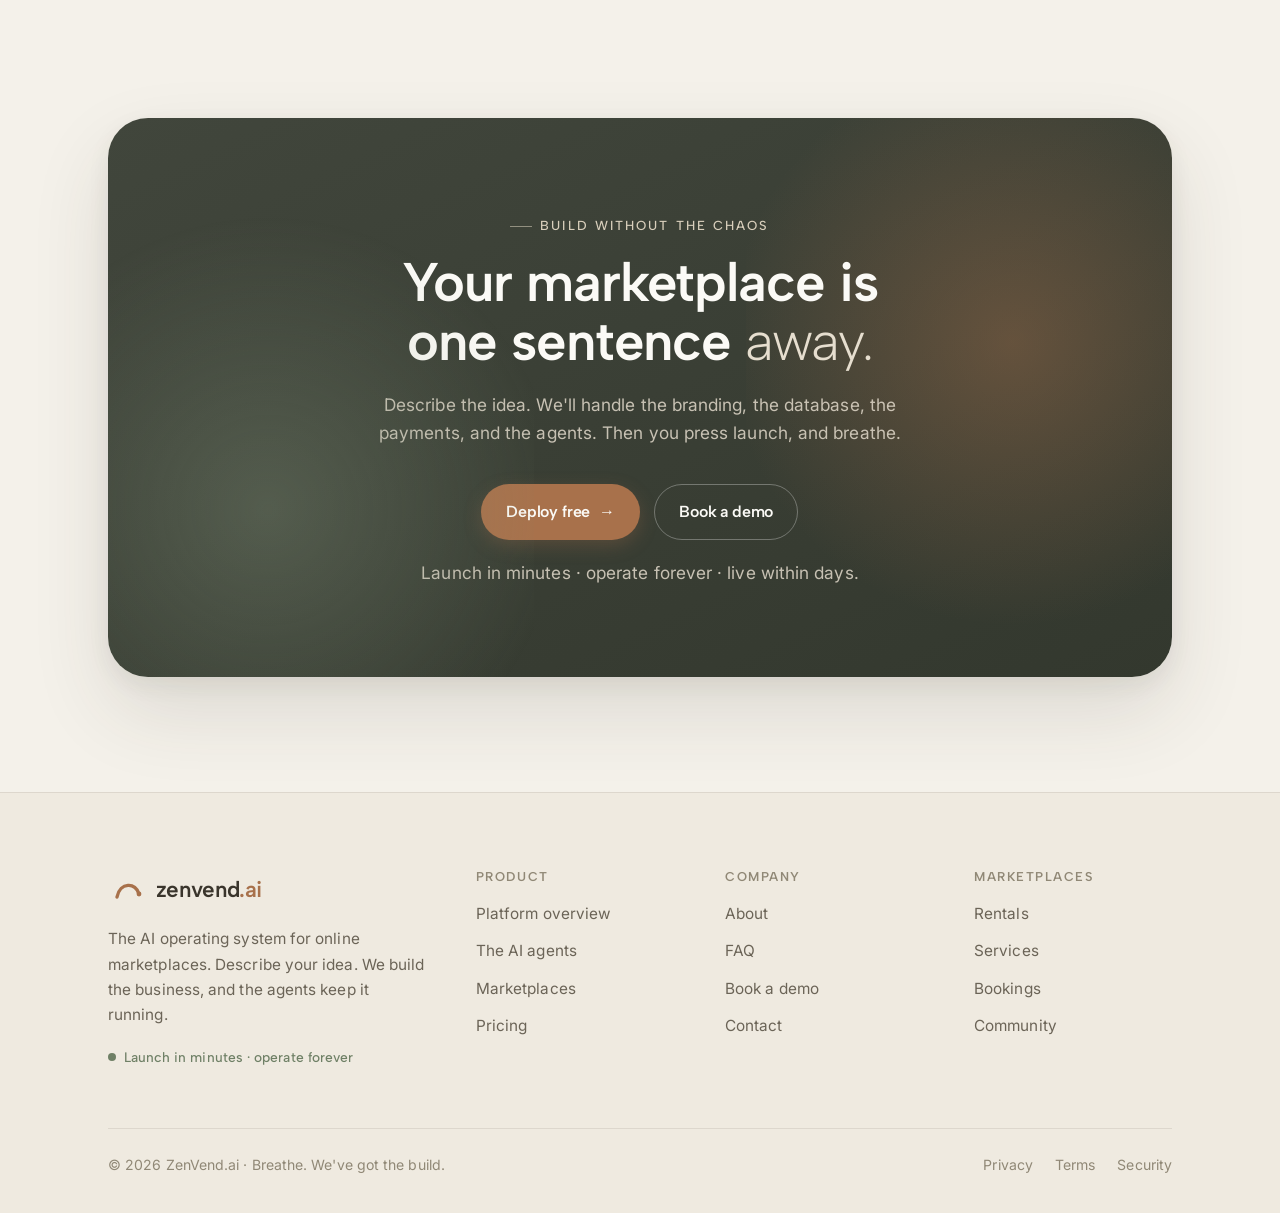
<file: pricing.html>
<!DOCTYPE html>
<html lang="en">
<head>
<meta charset="UTF-8" />
<meta name="viewport" content="width=device-width, initial-scale=1.0" />
<title>Pricing · ZenVend.ai</title>
<meta name="description" content="ZenVend pricing — three tiers for single-operator launches, agencies, and white-label platforms. Full source code, Stripe Connect, the agent library, and admin console in every tier." />

<link rel="preconnect" href="https://fonts.googleapis.com" />
<link rel="preconnect" href="https://fonts.gstatic.com" crossorigin />
<link href="https://fonts.googleapis.com/css2?family=Albert+Sans:wght@300;500;600&family=Inter:wght@400;500;600&display=swap" rel="stylesheet" />
<link rel="icon" href="data:image/svg+xml,%3Csvg xmlns='http://www.w3.org/2000/svg' width='40' height='40' viewBox='0 0 40 40'%3E%3Cpath d='M9 27 C 12 12, 28 12, 31 24' stroke='%23a8714b' stroke-width='3.4' stroke-linecap='round' fill='none'/%3E%3Ccircle cx='31' cy='24' r='2.4' fill='%23a8714b'/%3E%3C/svg%3E" />
<link rel="stylesheet" href="assets/styles.css" />
<script src="assets/analytics.js"></script>
</head>
<body>

<!-- ===================== NAV ===================== -->
<header class="nav" id="nav">
  <div class="wrap nav__inner">
    <a href="index.html" class="logo" aria-label="ZenVend home">
      <svg width="40" height="40" viewBox="0 0 40 40" fill="none" aria-hidden="true"><path d="M9 27 C 12 12, 28 12, 31 24" stroke="#a8714b" stroke-width="3.4" stroke-linecap="round" fill="none"/><circle cx="31" cy="24" r="2.4" fill="#a8714b"/></svg>
      <span class="wordmark">zenvend<span class="dot">.ai</span></span>
    </a>
    <nav aria-label="Primary">
      <ul class="nav__links">
        <li><a href="product.html">Product</a></li>
        <li><a href="agents.html">Agents</a></li>
        <li><a href="marketplaces.html">Marketplaces</a></li>
        <li><a href="pricing.html" aria-current="page">Pricing</a></li>
        <li><a href="about.html">About</a></li>
        <li><a href="faq.html">FAQ</a></li>
      </ul>
    </nav>
    <div class="nav__cta">
      <!-- TODO(deploy-free-url): confirm the exact self-service signup path at app.zenvend.ai (e.g. /signup); same href used site-wide. -->
      <a href="https://app.zenvend.ai" class="btn btn--primary" rel="noopener">Deploy free <span class="arrow" aria-hidden="true">→</span></a>
      <button class="hamburger" id="hamburger" aria-label="Open menu" aria-controls="mobileMenu" aria-expanded="false"><span></span><span></span><span></span></button>
    </div>
  </div>
  <div class="mobile-menu" id="mobileMenu">
    <ul>
      <li><a href="product.html">Product</a></li>
      <li><a href="agents.html">Agents</a></li>
      <li><a href="marketplaces.html">Marketplaces</a></li>
      <li><a href="pricing.html" aria-current="page">Pricing</a></li>
      <li><a href="about.html">About</a></li>
      <li><a href="faq.html">FAQ</a></li>
      <li><a href="https://app.zenvend.ai" class="btn btn--primary btn--block" rel="noopener">Deploy free →</a></li>
      <li><a href="contact.html" class="btn btn--ghost btn--block">Book a demo</a></li>
    </ul>
  </div>
</header>

<main id="top">

  <!-- ===================== PAGE HERO ===================== -->
  <section class="page-hero">
    <div class="wrap">
      <div class="page-hero__inner">
        <p class="breadcrumb reveal"><a href="index.html">Home</a> <span aria-hidden="true">/</span> Pricing</p>
        <span class="eyebrow reveal" data-delay="1">Commercial framework</span>
        <h1 class="reveal" data-delay="2">Pricing that scales<br>with the operation.</h1>
        <p class="reveal" data-delay="3">
          Three tiers map to typical operator profiles. Final pricing is set in the proposal, and a
          platform commission of 0–5% on processed GMV may apply depending on tier and engagement model.
        </p>
        <div class="page-hero__actions reveal" data-delay="4">
          <a href="https://app.zenvend.ai" class="btn btn--primary" rel="noopener">Deploy free <span class="arrow" aria-hidden="true">→</span></a>
          <a href="contact.html" class="btn btn--ghost">Book a demo</a>
        </div>
      </div>
    </div>
  </section>

  <!-- ===================== TIERS ===================== -->
  <section class="section">
    <div class="wrap">
      <div class="price-grid">
        <article class="price reveal">
          <h3>Starter</h3>
          <p class="price__for">Single-operator launches</p>
          <div class="price__amt">Let's talk <small>/ month</small></div>
          <p class="price__note">Standard support.</p>
          <ul class="price__list">
            <li><svg width="16" height="16" viewBox="0 0 24 24" fill="none" stroke="currentColor" stroke-width="2.2" stroke-linecap="round" stroke-linejoin="round"><path d="M20 6 9 17l-5-5"/></svg> 1 marketplace</li>
            <li><svg width="16" height="16" viewBox="0 0 24 24" fill="none" stroke="currentColor" stroke-width="2.2" stroke-linecap="round" stroke-linejoin="round"><path d="M20 6 9 17l-5-5"/></svg> Up to 50 vendors</li>
            <li><svg width="16" height="16" viewBox="0 0 24 24" fill="none" stroke="currentColor" stroke-width="2.2" stroke-linecap="round" stroke-linejoin="round"><path d="M20 6 9 17l-5-5"/></svg> Standard AI agents</li>
            <li><svg width="16" height="16" viewBox="0 0 24 24" fill="none" stroke="currentColor" stroke-width="2.2" stroke-linecap="round" stroke-linejoin="round"><path d="M20 6 9 17l-5-5"/></svg> Postgres + Stripe Connect included</li>
            <li><svg width="16" height="16" viewBox="0 0 24 24" fill="none" stroke="currentColor" stroke-width="2.2" stroke-linecap="round" stroke-linejoin="round"><path d="M20 6 9 17l-5-5"/></svg> Standard support</li>
          </ul>
          <a href="https://app.zenvend.ai" class="btn btn--ghost btn--block" rel="noopener">Deploy free</a>
        </article>

        <article class="price price--featured reveal" data-delay="1">
          <span class="price__flag">Most popular</span>
          <h3>Pro</h3>
          <p class="price__for">Agencies &amp; scale-up brands</p>
          <div class="price__amt">Let's talk <small>/ month</small></div>
          <p class="price__note">Priority support + onboarding.</p>
          <ul class="price__list">
            <li><svg width="16" height="16" viewBox="0 0 24 24" fill="none" stroke="currentColor" stroke-width="2.2" stroke-linecap="round" stroke-linejoin="round"><path d="M20 6 9 17l-5-5"/></svg> Up to 5 marketplaces</li>
            <li><svg width="16" height="16" viewBox="0 0 24 24" fill="none" stroke="currentColor" stroke-width="2.2" stroke-linecap="round" stroke-linejoin="round"><path d="M20 6 9 17l-5-5"/></svg> Up to 500 vendors</li>
            <li><svg width="16" height="16" viewBox="0 0 24 24" fill="none" stroke="currentColor" stroke-width="2.2" stroke-linecap="round" stroke-linejoin="round"><path d="M20 6 9 17l-5-5"/></svg> All AI agents + custom workflows</li>
            <li><svg width="16" height="16" viewBox="0 0 24 24" fill="none" stroke="currentColor" stroke-width="2.2" stroke-linecap="round" stroke-linejoin="round"><path d="M20 6 9 17l-5-5"/></svg> Custom domains per marketplace</li>
            <li><svg width="16" height="16" viewBox="0 0 24 24" fill="none" stroke="currentColor" stroke-width="2.2" stroke-linecap="round" stroke-linejoin="round"><path d="M20 6 9 17l-5-5"/></svg> Priority support &amp; onboarding</li>
          </ul>
          <a href="contact.html" class="btn btn--primary btn--block">Book a demo</a>
        </article>

        <article class="price reveal" data-delay="2">
          <h3>Enterprise</h3>
          <p class="price__for">White-label &amp; large platforms</p>
          <div class="price__amt">Custom</div>
          <p class="price__note">SLA-backed, named contact.</p>
          <ul class="price__list">
            <li><svg width="16" height="16" viewBox="0 0 24 24" fill="none" stroke="currentColor" stroke-width="2.2" stroke-linecap="round" stroke-linejoin="round"><path d="M20 6 9 17l-5-5"/></svg> Unlimited marketplaces</li>
            <li><svg width="16" height="16" viewBox="0 0 24 24" fill="none" stroke="currentColor" stroke-width="2.2" stroke-linecap="round" stroke-linejoin="round"><path d="M20 6 9 17l-5-5"/></svg> Unlimited vendors</li>
            <li><svg width="16" height="16" viewBox="0 0 24 24" fill="none" stroke="currentColor" stroke-width="2.2" stroke-linecap="round" stroke-linejoin="round"><path d="M20 6 9 17l-5-5"/></svg> Custom agents + dedicated infrastructure</li>
            <li><svg width="16" height="16" viewBox="0 0 24 24" fill="none" stroke="currentColor" stroke-width="2.2" stroke-linecap="round" stroke-linejoin="round"><path d="M20 6 9 17l-5-5"/></svg> Dedicated deployment &amp; SLA</li>
            <li><svg width="16" height="16" viewBox="0 0 24 24" fill="none" stroke="currentColor" stroke-width="2.2" stroke-linecap="round" stroke-linejoin="round"><path d="M20 6 9 17l-5-5"/></svg> Named contact</li>
          </ul>
          <a href="contact.html" class="btn btn--ghost btn--block">Contact sales</a>
        </article>
      </div>
      <p class="price-foot reveal">All tiers include the full source code, Stripe Connect, the agent library,
      and the admin console. <b>A 0–5% commission on processed GMV may apply by tier.</b></p>
    </div>
  </section>

  <!-- ===================== ENGAGEMENT MODEL ===================== -->
  <section class="section section--warm">
    <div class="wrap">
      <div class="sec-head center reveal">
        <span class="eyebrow eyebrow--center">How an engagement runs</span>
        <h2>Live in four<br>calm phases.</h2>
      </div>
      <div class="timeline">
        <div class="phase reveal">
          <div class="phase__dot" aria-hidden="true"></div>
          <div class="phase__line" aria-hidden="true"></div>
          <span class="phase__tag">Phase 1</span>
          <h3>Discovery</h3>
          <div class="phase__when">1 week</div>
          <p>Workshop the marketplace concept, target vendors and buyers, pricing model, branding, and any custom integrations.</p>
        </div>
        <div class="phase reveal" data-delay="1">
          <div class="phase__dot" aria-hidden="true"></div>
          <div class="phase__line" aria-hidden="true"></div>
          <span class="phase__tag">Phase 2</span>
          <h3>Configuration</h3>
          <div class="phase__when">1–2 weeks</div>
          <p>Deploy the platform, configure Stripe Connect, verify the email domain, set branded design tokens, and generate the initial catalog.</p>
        </div>
        <div class="phase reveal" data-delay="2">
          <div class="phase__dot" aria-hidden="true"></div>
          <div class="phase__line" aria-hidden="true"></div>
          <span class="phase__tag">Phase 3</span>
          <h3>Soft launch</h3>
          <div class="phase__when">2 weeks</div>
          <p>Onboard the first 10–25 vendors, run real transactions in sandbox, calibrate agent thresholds, and validate the email pipeline.</p>
        </div>
        <div class="phase reveal" data-delay="3">
          <div class="phase__dot" aria-hidden="true"></div>
          <div class="phase__line" aria-hidden="true"></div>
          <span class="phase__tag">Phase 4</span>
          <h3>Production &amp; growth</h3>
          <div class="phase__when">ongoing</div>
          <p>Open publicly, monitor health dashboards, tune agent settings, and unlock custom domains, workflows, and additional marketplaces.</p>
        </div>
      </div>
    </div>
  </section>

  <!-- ===================== WHAT'S INCLUDED ===================== -->
  <section class="section">
    <div class="wrap">
      <div class="sec-head center reveal">
        <span class="eyebrow eyebrow--center">In every tier</span>
        <h2>What you get.</h2>
      </div>
      <div class="incl">
        <div class="incl__row reveal">
          <svg viewBox="0 0 24 24" fill="none" stroke="currentColor" stroke-width="1.8" stroke-linecap="round" stroke-linejoin="round"><path d="m16 18 6-6-6-6"/><path d="m8 6-6 6 6 6"/></svg>
          <div>
            <h4>Source code</h4>
            <p>Full Next.js + Supabase + Stripe codebase, MIT-style license.</p>
          </div>
        </div>
        <div class="incl__row reveal" data-delay="1">
          <svg viewBox="0 0 24 24" fill="none" stroke="currentColor" stroke-width="1.8" stroke-linecap="round" stroke-linejoin="round"><path d="m21 8-9-5-9 5v8l9 5 9-5Z"/><path d="M3 8l9 5 9-5"/><path d="M12 13v8"/></svg>
          <div>
            <h4>Deployment</h4>
            <p>Docker Compose for self-host; Vercel templates for serverless.</p>
          </div>
        </div>
        <div class="incl__row reveal">
          <svg viewBox="0 0 24 24" fill="none" stroke="currentColor" stroke-width="1.8" stroke-linecap="round" stroke-linejoin="round"><ellipse cx="12" cy="5" rx="8" ry="3"/><path d="M4 5v6a8 3 0 0 0 16 0V5"/><path d="M4 11v6a8 3 0 0 0 16 0v-6"/></svg>
          <div>
            <h4>Database schema</h4>
            <p>17 migrations across tenants, listings, orders, payments, vendors, agents, fraud, email.</p>
          </div>
        </div>
        <div class="incl__row reveal" data-delay="1">
          <svg viewBox="0 0 24 24" fill="none" stroke="currentColor" stroke-width="1.8" stroke-linecap="round" stroke-linejoin="round"><path d="M21 15a2 2 0 0 1-2 2H7l-4 4V5a2 2 0 0 1 2-2h14a2 2 0 0 1 2 2Z"/></svg>
          <div>
            <h4>AI agents</h4>
            <p>Twenty-plus specialist agents: moderation, listing intelligence, fraud, growth, analytics, architect, CRM, payments, disputes, reviews, SEO, seller performance, and more.</p>
          </div>
        </div>
        <div class="incl__row reveal">
          <svg viewBox="0 0 24 24" fill="none" stroke="currentColor" stroke-width="1.8" stroke-linecap="round" stroke-linejoin="round"><rect x="2" y="5" width="20" height="14" rx="2"/><path d="M2 10h20"/></svg>
          <div>
            <h4>Stripe integration</h4>
            <p>Connect onboarding, checkout, webhooks, subscriptions — fully wired.</p>
          </div>
        </div>
        <div class="incl__row reveal" data-delay="1">
          <svg viewBox="0 0 24 24" fill="none" stroke="currentColor" stroke-width="1.8" stroke-linecap="round" stroke-linejoin="round"><rect x="3" y="5" width="18" height="14" rx="2"/><path d="m3 7 9 6 9-6"/></svg>
          <div>
            <h4>Email pipeline</h4>
            <p>Resend integration with custom-domain verification and audit log.</p>
          </div>
        </div>
        <div class="incl__row reveal">
          <svg viewBox="0 0 24 24" fill="none" stroke="currentColor" stroke-width="1.8" stroke-linecap="round" stroke-linejoin="round"><path d="M4 21v-7M4 10V3M12 21v-9M12 8V3M20 21v-5M20 12V3"/><path d="M2 14h4M10 8h4M18 16h4"/></svg>
          <div>
            <h4>Admin console</h4>
            <p>Listings, users, orders, payments, vendors, agents, operations.</p>
          </div>
        </div>
        <div class="incl__row reveal" data-delay="1">
          <svg viewBox="0 0 24 24" fill="none" stroke="currentColor" stroke-width="1.8" stroke-linecap="round" stroke-linejoin="round"><path d="M3 9.5 12 3l9 6.5V20a1 1 0 0 1-1 1h-5v-6H9v6H4a1 1 0 0 1-1-1Z"/></svg>
          <div>
            <h4>Vendor portal</h4>
            <p>Application, approval, listings, orders, payouts, settings.</p>
          </div>
        </div>
        <div class="incl__row reveal">
          <svg viewBox="0 0 24 24" fill="none" stroke="currentColor" stroke-width="1.8" stroke-linecap="round" stroke-linejoin="round"><path d="M6 2 3 6v14a2 2 0 0 0 2 2h14a2 2 0 0 0 2-2V6l-3-4Z"/><path d="M3 6h18"/><path d="M16 10a4 4 0 0 1-8 0"/></svg>
          <div>
            <h4>Buyer portal</h4>
            <p>Saved items, messages, orders, returns, disputes.</p>
          </div>
        </div>
        <div class="incl__row reveal" data-delay="1">
          <svg viewBox="0 0 24 24" fill="none" stroke="currentColor" stroke-width="1.8" stroke-linecap="round" stroke-linejoin="round"><path d="M14 2v6h6"/><path d="M14 2H6a2 2 0 0 0-2 2v16a2 2 0 0 0 2 2h12a2 2 0 0 0 2-2V8Z"/><path d="M8 13h8M8 17h5"/></svg>
          <div>
            <h4>Documentation</h4>
            <p>Setup, deployment, customization, and operations guides.</p>
          </div>
        </div>
      </div>
    </div>
  </section>

  <!-- ===================== FINAL CTA ===================== -->
  <section class="section final">
    <div class="wrap">
      <div class="final__card reveal">
        <span class="eyebrow">Build without the chaos</span>
        <h2>Your marketplace is<br>one sentence <span class="soft">away.</span></h2>
        <p>Describe the idea. We'll handle the branding, the database, the payments, and the agents.
        Then you press launch, and breathe.</p>
        <div class="final__actions">
          <a href="https://app.zenvend.ai" class="btn btn--primary" rel="noopener">Deploy free <span class="arrow" aria-hidden="true">→</span></a>
          <a href="contact.html" class="btn btn--ghost">Book a demo</a>
        </div>
        <p class="final__note">Launch in minutes · operate forever · live within days.</p>
      </div>
    </div>
  </section>

</main>

<!-- ===================== FOOTER ===================== -->
<footer class="footer">
  <div class="wrap">
    <div class="footer__top">
      <div class="footer__brand">
        <a href="index.html" class="logo" aria-label="ZenVend home">
          <svg width="40" height="40" viewBox="0 0 40 40" fill="none" aria-hidden="true"><path d="M9 27 C 12 12, 28 12, 31 24" stroke="#a8714b" stroke-width="3.4" stroke-linecap="round" fill="none"/><circle cx="31" cy="24" r="2.4" fill="#a8714b"/></svg>
          <span class="wordmark">zenvend<span class="dot">.ai</span></span>
        </a>
        <p>The AI operating system for online marketplaces. Describe your idea. We build the business, and the agents keep it running.</p>
        <span class="status"><span class="pulse" aria-hidden="true"></span> Launch in minutes · operate forever</span>
      </div>
      <div class="footer__col">
        <h4>Product</h4>
        <ul>
          <li><a href="product.html">Platform overview</a></li>
          <li><a href="agents.html">The AI agents</a></li>
          <li><a href="marketplaces.html">Marketplaces</a></li>
          <li><a href="pricing.html">Pricing</a></li>
        </ul>
      </div>
      <div class="footer__col">
        <h4>Company</h4>
        <ul>
          <li><a href="about.html">About</a></li>
          <li><a href="faq.html">FAQ</a></li>
          <li><a href="contact.html">Book a demo</a></li>
          <li><a href="contact.html">Contact</a></li>
        </ul>
      </div>
      <div class="footer__col">
        <h4>Marketplaces</h4>
        <ul>
          <li><a href="marketplaces.html">Rentals</a></li>
          <li><a href="marketplaces.html">Services</a></li>
          <li><a href="marketplaces.html">Bookings</a></li>
          <li><a href="marketplaces.html">Community</a></li>
        </ul>
      </div>
    </div>
    <div class="footer__bottom">
      <span>© 2026 ZenVend.ai · Breathe. We've got the build.</span>
      <span class="legal">
        <a href="contact.html">Privacy</a>
        <a href="contact.html">Terms</a>
        <a href="contact.html">Security</a>
      </span>
    </div>
  </div>
</footer>

<script src="assets/main.js"></script>
</body>
</html>
</file>
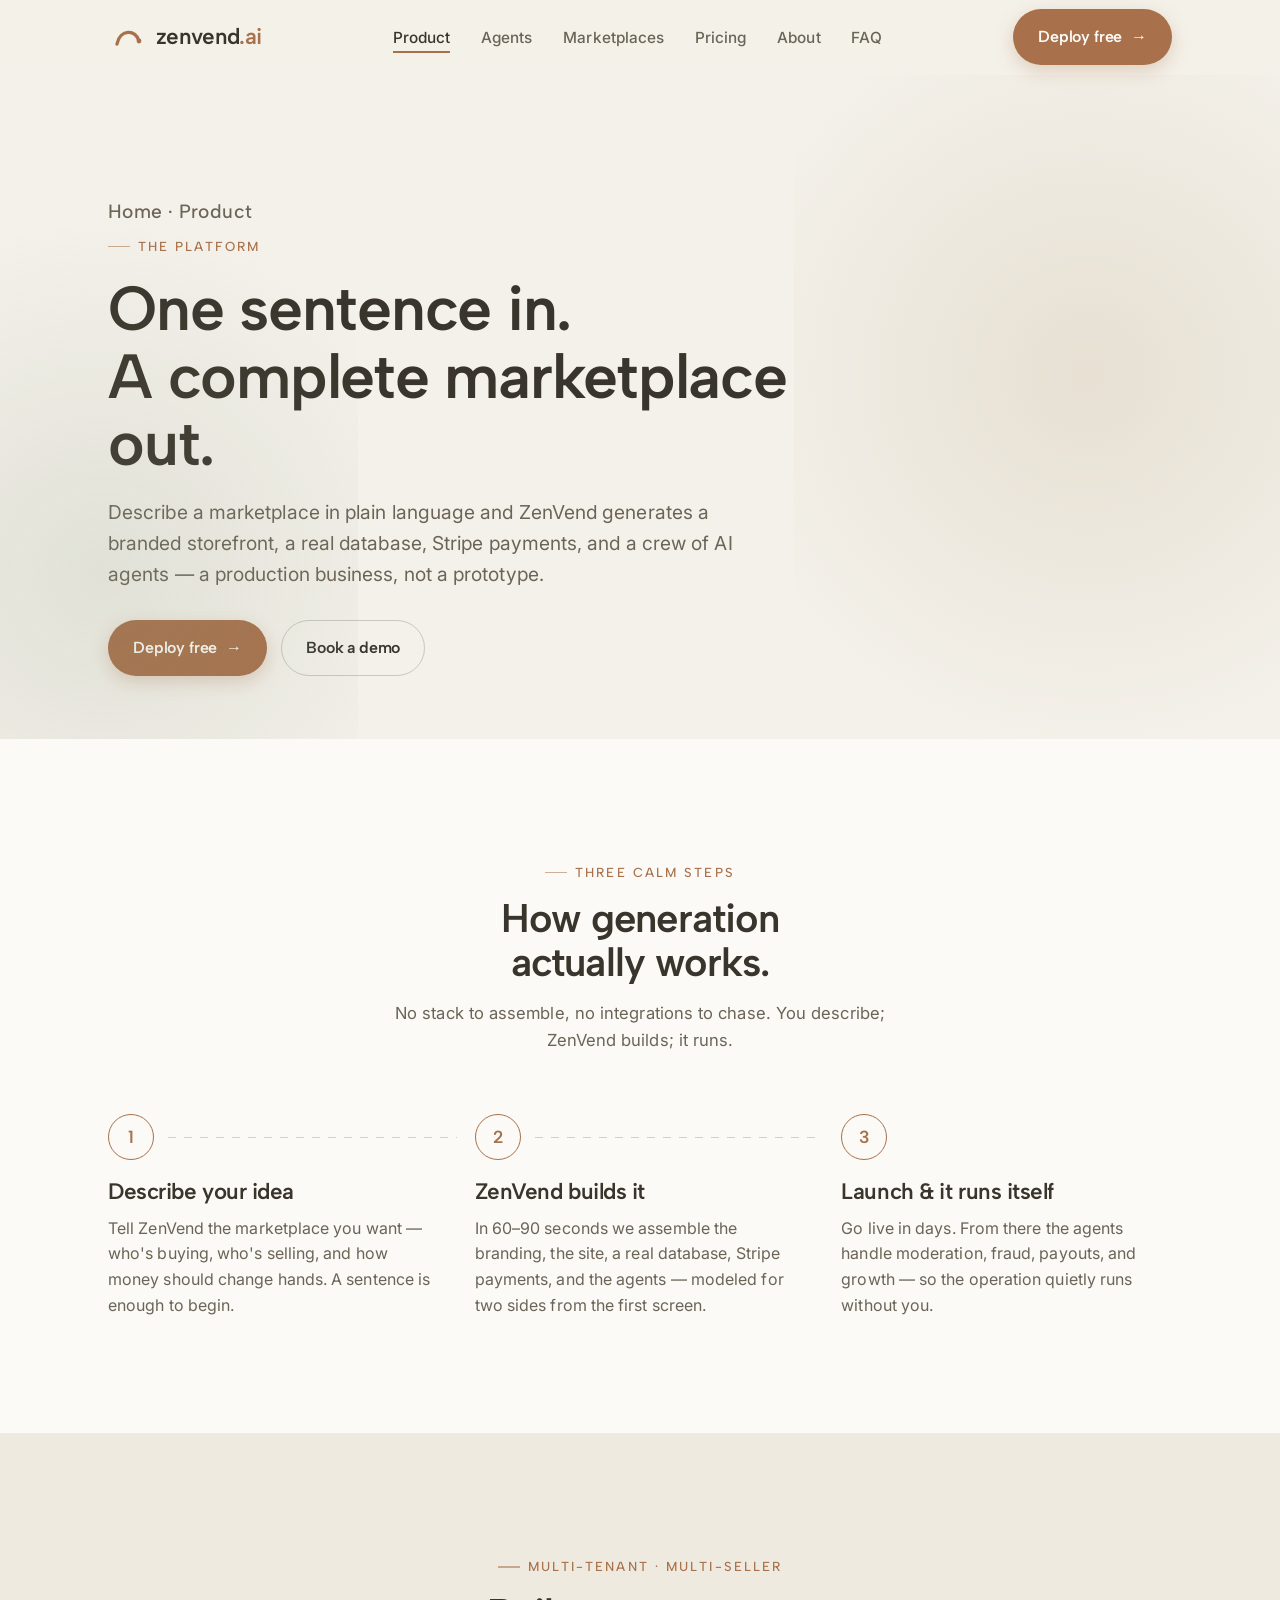
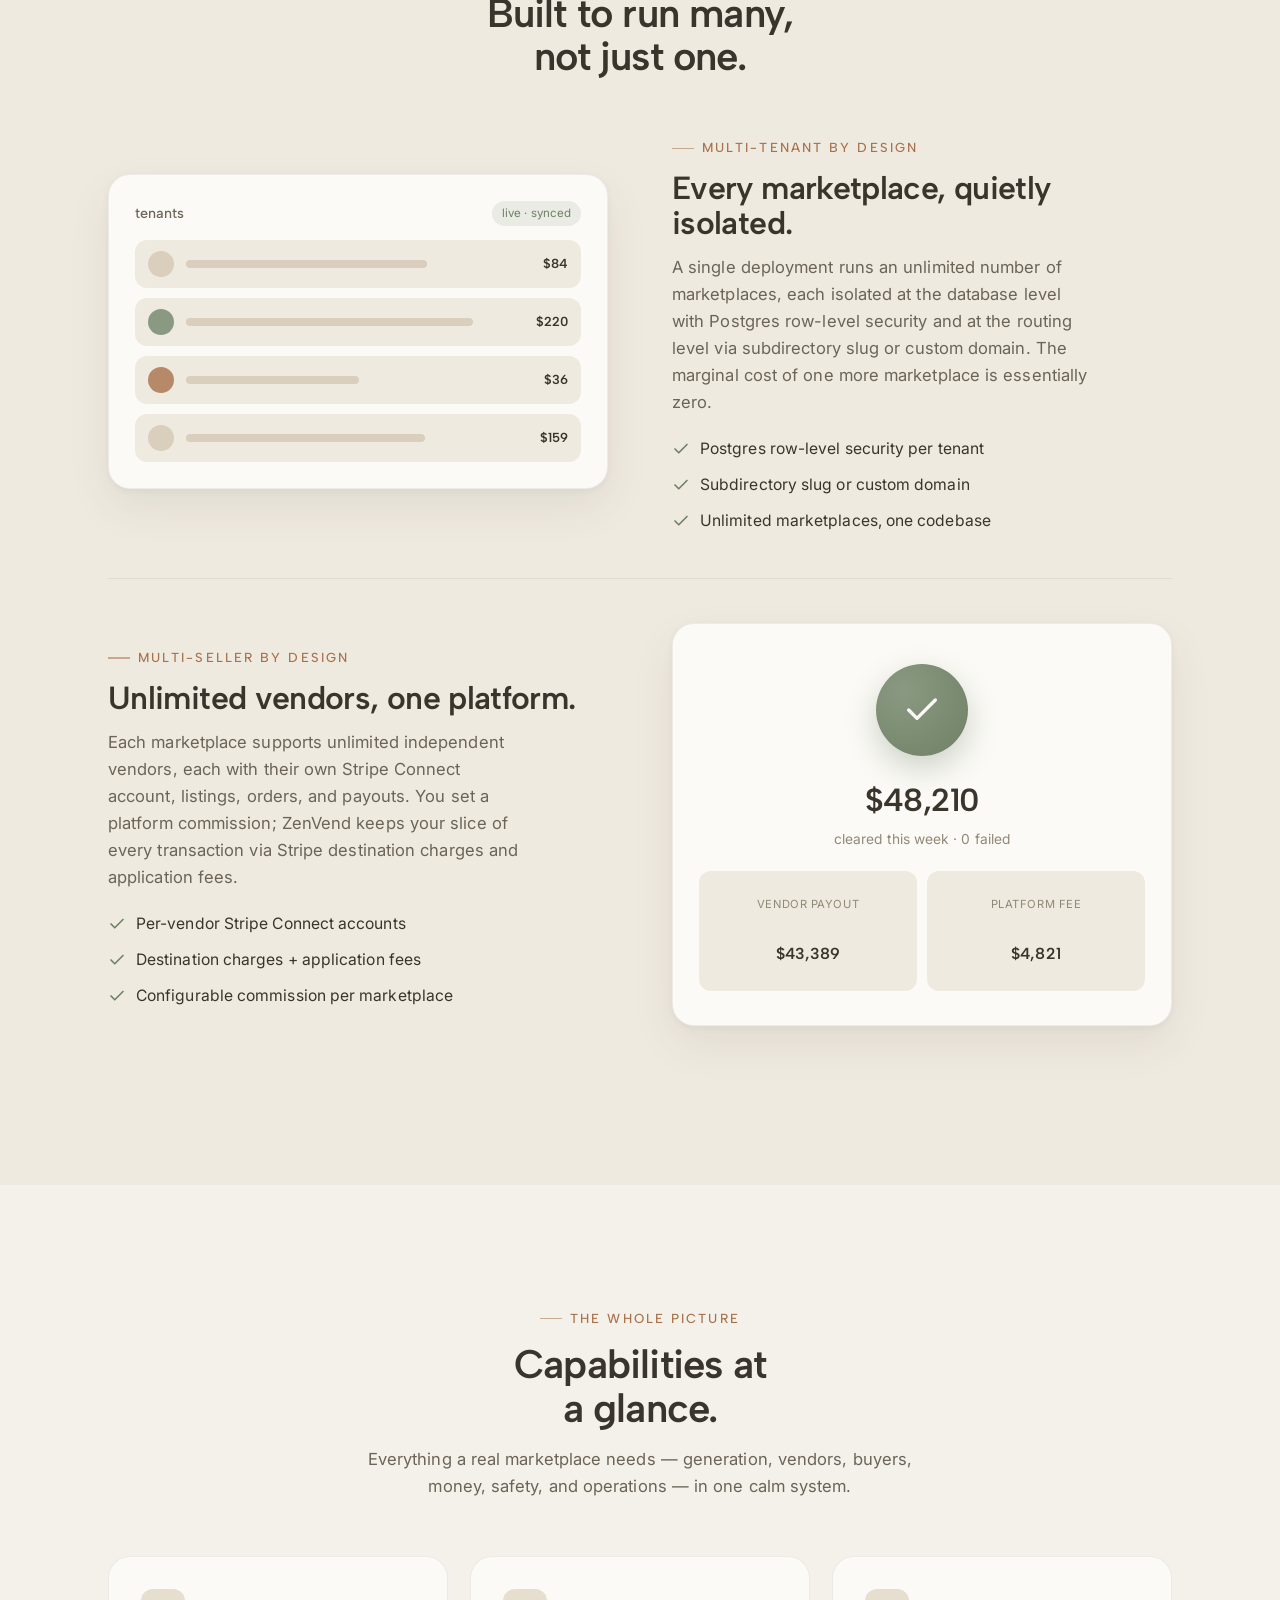
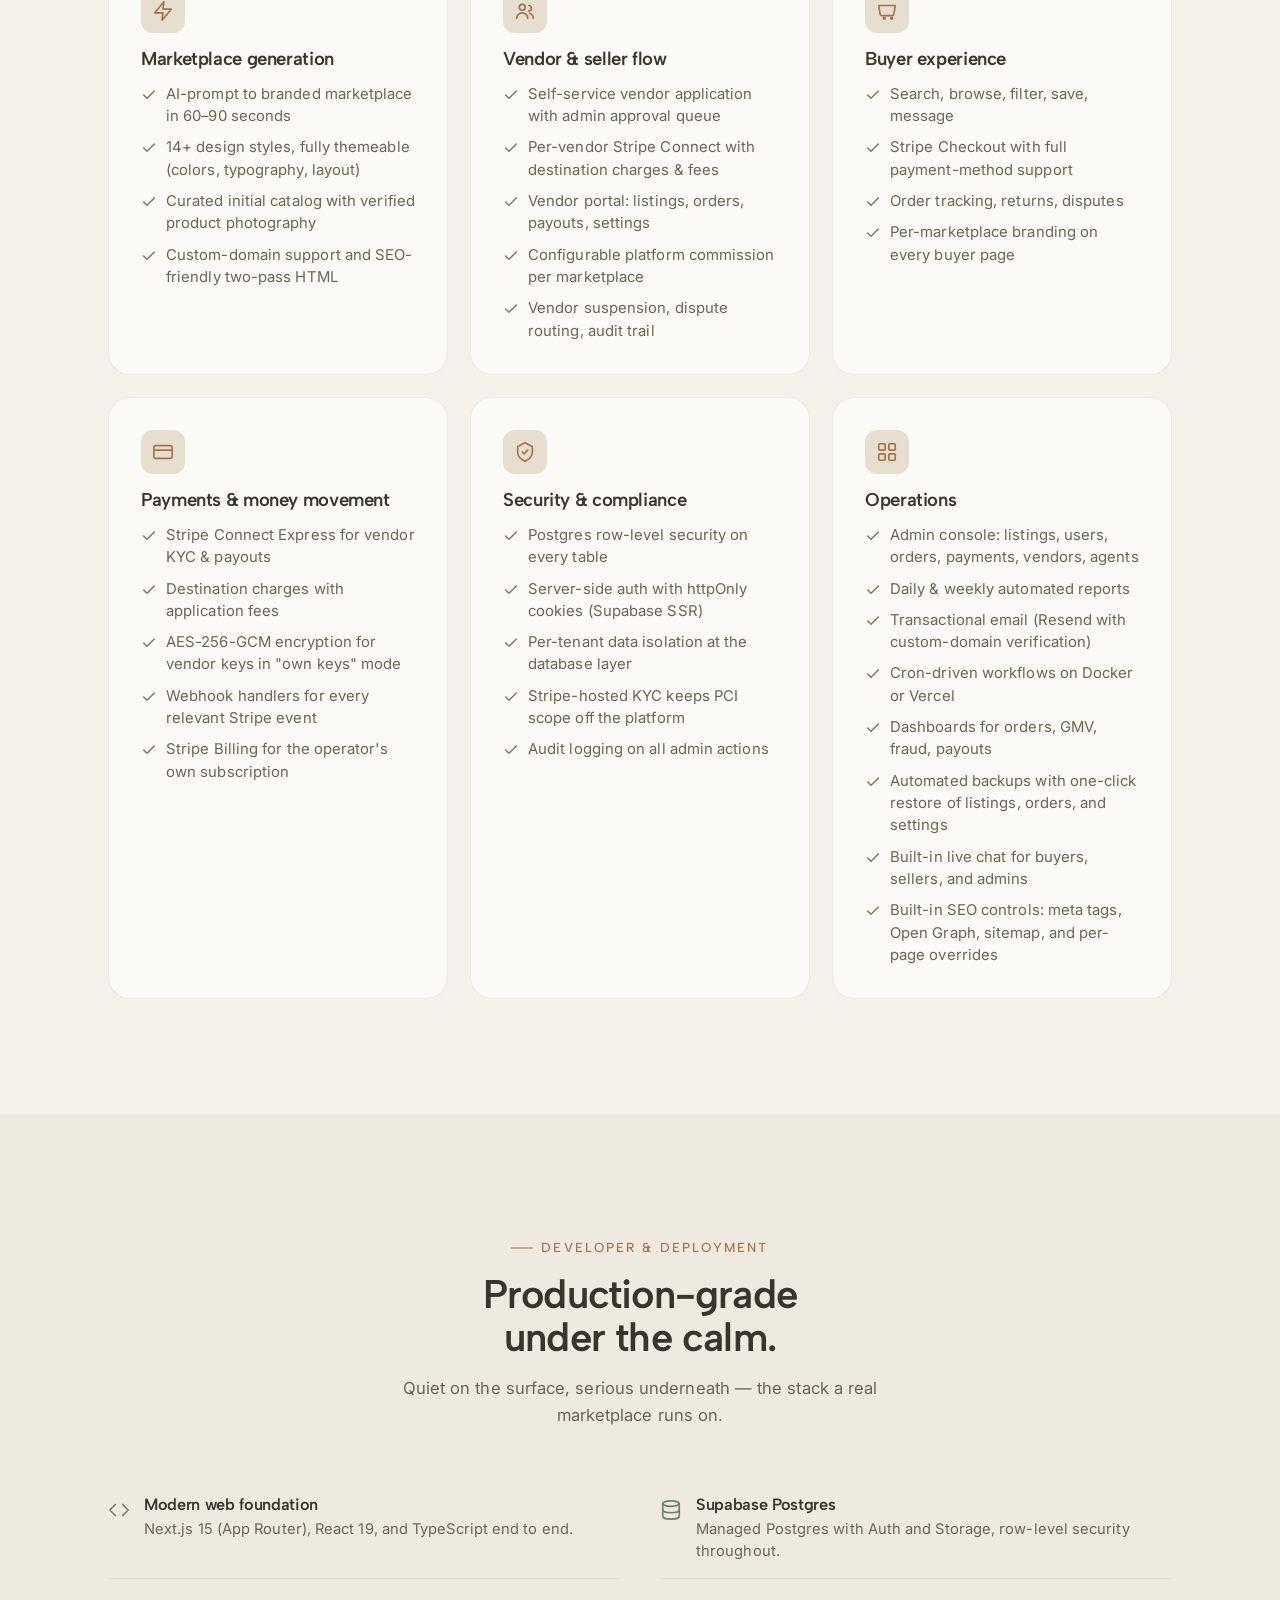
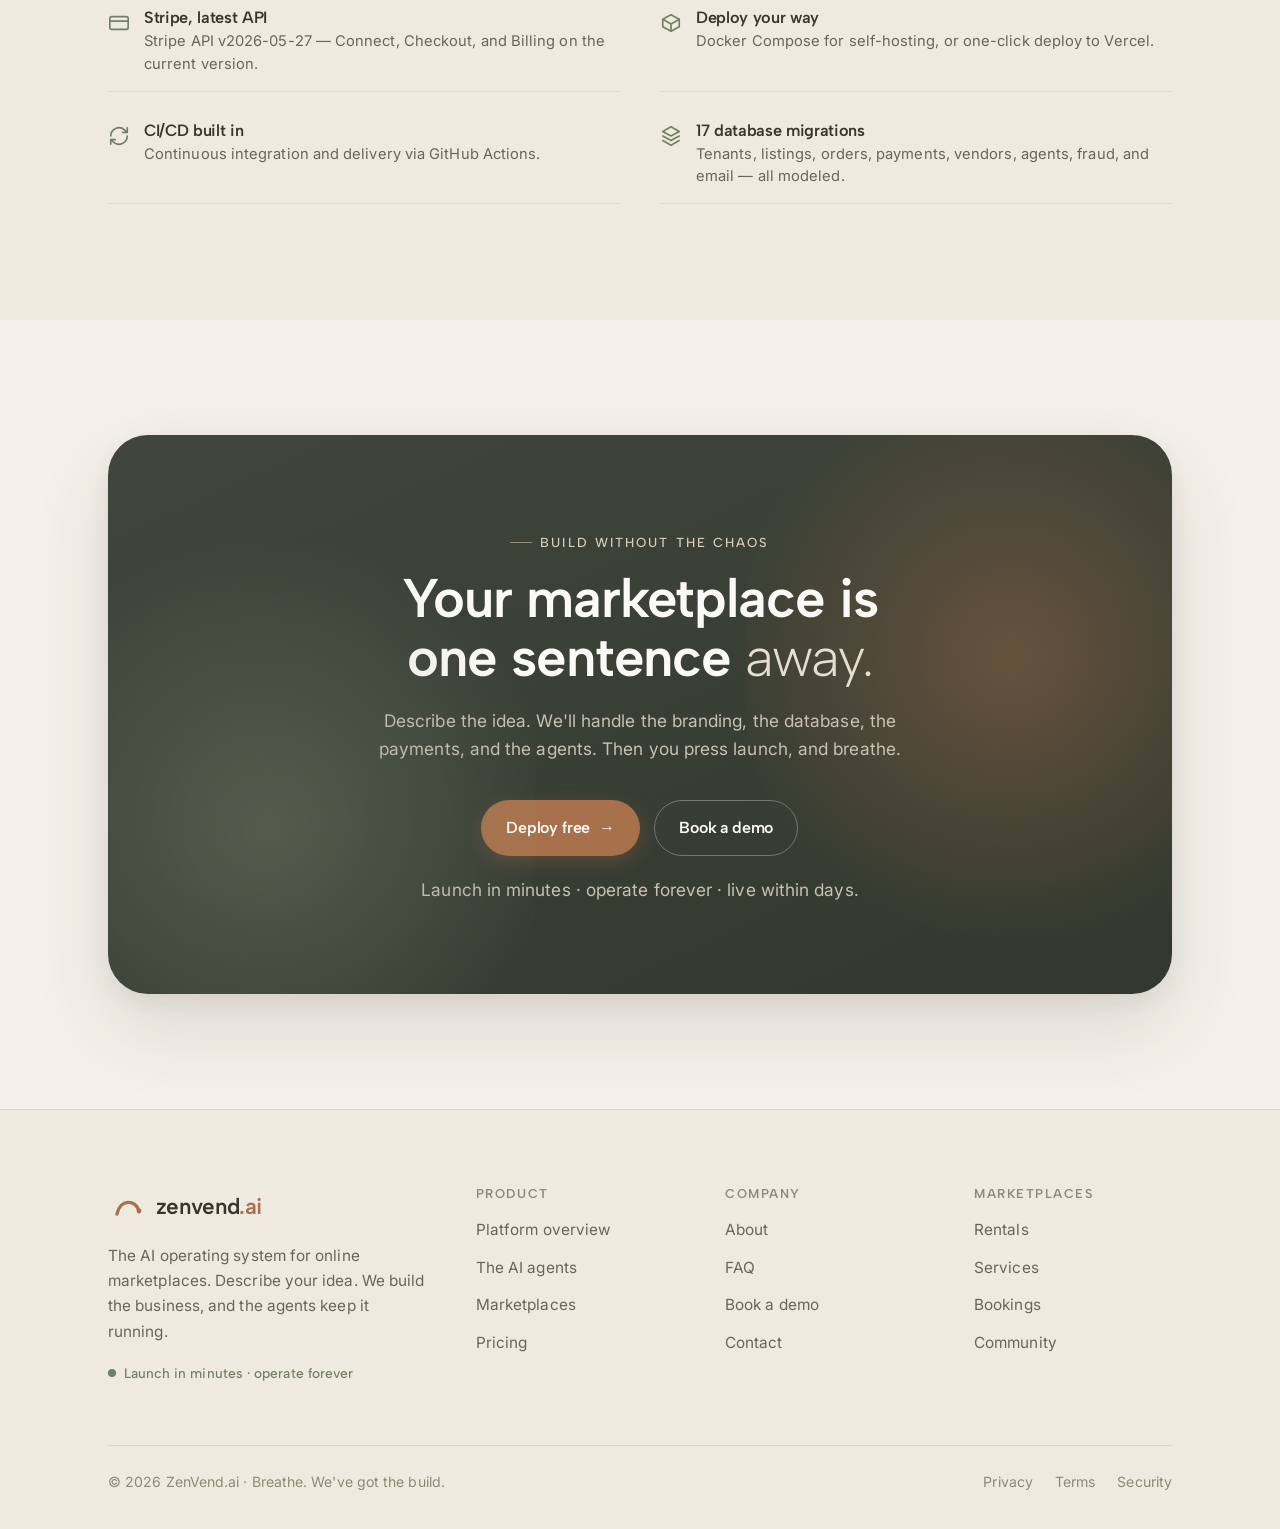
<file: product.html>
<!DOCTYPE html>
<html lang="en">
<head>
<meta charset="UTF-8" />
<meta name="viewport" content="width=device-width, initial-scale=1.0" />
<title>Platform · ZenVend.ai</title>
<meta name="description" content="Describe a marketplace in plain language and ZenVend generates a branded storefront, a real Postgres database, Stripe payments, and a crew of AI agents — multi-tenant and multi-seller from the first screen." />

<link rel="preconnect" href="https://fonts.googleapis.com" />
<link rel="preconnect" href="https://fonts.gstatic.com" crossorigin />
<link href="https://fonts.googleapis.com/css2?family=Albert+Sans:wght@300;500;600&family=Inter:wght@400;500;600&display=swap" rel="stylesheet" />
<link rel="icon" href="data:image/svg+xml,%3Csvg xmlns='http://www.w3.org/2000/svg' width='40' height='40' viewBox='0 0 40 40'%3E%3Cpath d='M9 27 C 12 12, 28 12, 31 24' stroke='%23a8714b' stroke-width='3.4' stroke-linecap='round' fill='none'/%3E%3Ccircle cx='31' cy='24' r='2.4' fill='%23a8714b'/%3E%3C/svg%3E" />
<link rel="stylesheet" href="assets/styles.css" />
<script src="assets/analytics.js"></script>
</head>
<body>

<!-- ===================== NAV ===================== -->
<header class="nav" id="nav">
  <div class="wrap nav__inner">
    <a href="index.html" class="logo" aria-label="ZenVend home">
      <svg width="40" height="40" viewBox="0 0 40 40" fill="none" aria-hidden="true"><path d="M9 27 C 12 12, 28 12, 31 24" stroke="#a8714b" stroke-width="3.4" stroke-linecap="round" fill="none"/><circle cx="31" cy="24" r="2.4" fill="#a8714b"/></svg>
      <span class="wordmark">zenvend<span class="dot">.ai</span></span>
    </a>
    <nav aria-label="Primary">
      <ul class="nav__links">
        <li><a href="product.html" aria-current="page">Product</a></li>
        <li><a href="agents.html">Agents</a></li>
        <li><a href="marketplaces.html">Marketplaces</a></li>
        <li><a href="pricing.html">Pricing</a></li>
        <li><a href="about.html">About</a></li>
        <li><a href="faq.html">FAQ</a></li>
      </ul>
    </nav>
    <div class="nav__cta">
      <!-- TODO(deploy-free-url): confirm the exact self-service signup path at app.zenvend.ai (e.g. /signup); same href used site-wide. -->
      <a href="https://app.zenvend.ai" class="btn btn--primary" rel="noopener">Deploy free <span class="arrow" aria-hidden="true">→</span></a>
      <button class="hamburger" id="hamburger" aria-label="Open menu" aria-controls="mobileMenu" aria-expanded="false"><span></span><span></span><span></span></button>
    </div>
  </div>
  <div class="mobile-menu" id="mobileMenu">
    <ul>
      <li><a href="product.html" aria-current="page">Product</a></li>
      <li><a href="agents.html">Agents</a></li>
      <li><a href="marketplaces.html">Marketplaces</a></li>
      <li><a href="pricing.html">Pricing</a></li>
      <li><a href="about.html">About</a></li>
      <li><a href="faq.html">FAQ</a></li>
      <li><a href="https://app.zenvend.ai" class="btn btn--primary btn--block" rel="noopener">Deploy free →</a></li>
      <li><a href="contact.html" class="btn btn--ghost btn--block">Book a demo</a></li>
    </ul>
  </div>
</header>

<main id="top">

  <!-- ===================== PAGE HERO ===================== -->
  <section class="page-hero">
    <div class="wrap">
      <div class="page-hero__inner">
        <p class="breadcrumb reveal"><a href="index.html">Home</a> · Product</p>
        <span class="eyebrow reveal" data-delay="1">The platform</span>
        <h1 class="reveal" data-delay="1">One sentence in.<br>A complete marketplace out.</h1>
        <p class="reveal" data-delay="2">
          Describe a marketplace in plain language and ZenVend generates a branded storefront,
          a real database, Stripe payments, and a crew of AI agents — a production business,
          not a prototype.
        </p>
        <div class="page-hero__actions reveal" data-delay="3">
          <a href="https://app.zenvend.ai" class="btn btn--primary" rel="noopener">Deploy free <span class="arrow" aria-hidden="true">→</span></a>
          <a href="contact.html" class="btn btn--ghost">Book a demo</a>
        </div>
      </div>
    </div>
  </section>

  <!-- ===================== HOW GENERATION WORKS ===================== -->
  <section class="section section--white">
    <div class="wrap">
      <div class="sec-head center reveal">
        <span class="eyebrow eyebrow--center">Three calm steps</span>
        <h2>How generation<br>actually works.</h2>
        <p>No stack to assemble, no integrations to chase. You describe; ZenVend builds; it runs.</p>
      </div>
      <div class="steps">
        <div class="step reveal">
          <div class="step__line" aria-hidden="true"></div>
          <div class="step__num">1</div>
          <h3>Describe your idea</h3>
          <p>Tell ZenVend the marketplace you want — who's buying, who's selling, and how money should change hands. A sentence is enough to begin.</p>
        </div>
        <div class="step reveal" data-delay="1">
          <div class="step__line" aria-hidden="true"></div>
          <div class="step__num">2</div>
          <h3>ZenVend builds it</h3>
          <p>In 60–90 seconds we assemble the branding, the site, a real database, Stripe payments, and the agents — modeled for two sides from the first screen.</p>
        </div>
        <div class="step reveal" data-delay="2">
          <div class="step__num">3</div>
          <h3>Launch &amp; it runs itself</h3>
          <p>Go live in days. From there the agents handle moderation, fraud, payouts, and growth — so the operation quietly runs without you.</p>
        </div>
      </div>
    </div>
  </section>

  <!-- ===================== MULTI-TENANT / MULTI-SELLER ===================== -->
  <section class="section section--warm">
    <div class="wrap">
      <div class="sec-head center reveal" style="margin-bottom:8px">
        <span class="eyebrow eyebrow--center">Multi-tenant · multi-seller</span>
        <h2>Built to run many,<br>not just one.</h2>
      </div>

      <div class="feat-block">
        <div class="feat-block__copy reveal">
          <span class="eyebrow">Multi-tenant by design</span>
          <h3>Every marketplace, quietly isolated.</h3>
          <p>A single deployment runs an unlimited number of marketplaces, each isolated at the database level with Postgres row-level security and at the routing level via subdirectory slug or custom domain. The marginal cost of one more marketplace is essentially zero.</p>
          <ul class="feat-points">
            <li><svg width="18" height="18" viewBox="0 0 24 24" fill="none" stroke="currentColor" stroke-width="2.2" stroke-linecap="round" stroke-linejoin="round"><path d="M20 6 9 17l-5-5"/></svg> Postgres row-level security per tenant</li>
            <li><svg width="18" height="18" viewBox="0 0 24 24" fill="none" stroke="currentColor" stroke-width="2.2" stroke-linecap="round" stroke-linejoin="round"><path d="M20 6 9 17l-5-5"/></svg> Subdirectory slug or custom domain</li>
            <li><svg width="18" height="18" viewBox="0 0 24 24" fill="none" stroke="currentColor" stroke-width="2.2" stroke-linecap="round" stroke-linejoin="round"><path d="M20 6 9 17l-5-5"/></svg> Unlimited marketplaces, one codebase</li>
          </ul>
        </div>
        <div class="feat-block__art reveal" data-delay="1" aria-hidden="true">
          <div class="art-db">
            <div class="art-db__head"><span class="t">tenants</span><span class="art-db__pill">live · synced</span></div>
            <div class="art-db__row"><span class="art-db__av"></span><span class="art-db__bar w70"></span><span class="art-db__amt">$84</span></div>
            <div class="art-db__row"><span class="art-db__av"></span><span class="art-db__bar w85"></span><span class="art-db__amt">$220</span></div>
            <div class="art-db__row"><span class="art-db__av"></span><span class="art-db__bar w50"></span><span class="art-db__amt">$36</span></div>
            <div class="art-db__row"><span class="art-db__av"></span><span class="art-db__bar w70"></span><span class="art-db__amt">$159</span></div>
          </div>
        </div>
      </div>

      <div class="feat-block">
        <div class="feat-block__copy reveal">
          <span class="eyebrow">Multi-seller by design</span>
          <h3>Unlimited vendors, one platform.</h3>
          <p>Each marketplace supports unlimited independent vendors, each with their own Stripe Connect account, listings, orders, and payouts. You set a platform commission; ZenVend keeps your slice of every transaction via Stripe destination charges and application fees.</p>
          <ul class="feat-points">
            <li><svg width="18" height="18" viewBox="0 0 24 24" fill="none" stroke="currentColor" stroke-width="2.2" stroke-linecap="round" stroke-linejoin="round"><path d="M20 6 9 17l-5-5"/></svg> Per-vendor Stripe Connect accounts</li>
            <li><svg width="18" height="18" viewBox="0 0 24 24" fill="none" stroke="currentColor" stroke-width="2.2" stroke-linecap="round" stroke-linejoin="round"><path d="M20 6 9 17l-5-5"/></svg> Destination charges + application fees</li>
            <li><svg width="18" height="18" viewBox="0 0 24 24" fill="none" stroke="currentColor" stroke-width="2.2" stroke-linecap="round" stroke-linejoin="round"><path d="M20 6 9 17l-5-5"/></svg> Configurable commission per marketplace</li>
          </ul>
        </div>
        <div class="feat-block__art reveal" data-delay="1" aria-hidden="true">
          <div class="art-pay">
            <div class="art-pay__circle"><svg viewBox="0 0 24 24" fill="none" stroke="currentColor" stroke-width="2" stroke-linecap="round" stroke-linejoin="round"><path d="M20 6 9 17l-5-5"/></svg></div>
            <div class="art-pay__amt">$48,210</div>
            <div class="art-pay__sub">cleared this week · 0 failed</div>
            <div class="art-pay__split">
              <div><div class="k">Vendor payout</div><div class="v">$43,389</div></div>
              <div><div class="k">Platform fee</div><div class="v">$4,821</div></div>
            </div>
          </div>
        </div>
      </div>
    </div>
  </section>

  <!-- ===================== CAPABILITIES ===================== -->
  <section class="section">
    <div class="wrap">
      <div class="sec-head center reveal">
        <span class="eyebrow eyebrow--center">The whole picture</span>
        <h2>Capabilities at<br>a glance.</h2>
        <p>Everything a real marketplace needs — generation, vendors, buyers, money, safety, and operations — in one calm system.</p>
      </div>

      <div class="cap-grid">
        <article class="cap reveal">
          <div class="cap__ico"><svg viewBox="0 0 24 24" fill="none" stroke="currentColor" stroke-width="1.8" stroke-linecap="round" stroke-linejoin="round"><path d="M13 2 3 14h9l-1 8 10-12h-9l1-8Z"/></svg></div>
          <h3>Marketplace generation</h3>
          <ul>
            <li><svg width="16" height="16" viewBox="0 0 24 24" fill="none" stroke="currentColor" stroke-width="2.2" stroke-linecap="round" stroke-linejoin="round"><path d="M20 6 9 17l-5-5"/></svg> AI-prompt to branded marketplace in 60–90 seconds</li>
            <li><svg width="16" height="16" viewBox="0 0 24 24" fill="none" stroke="currentColor" stroke-width="2.2" stroke-linecap="round" stroke-linejoin="round"><path d="M20 6 9 17l-5-5"/></svg> 14+ design styles, fully themeable (colors, typography, layout)</li>
            <li><svg width="16" height="16" viewBox="0 0 24 24" fill="none" stroke="currentColor" stroke-width="2.2" stroke-linecap="round" stroke-linejoin="round"><path d="M20 6 9 17l-5-5"/></svg> Curated initial catalog with verified product photography</li>
            <li><svg width="16" height="16" viewBox="0 0 24 24" fill="none" stroke="currentColor" stroke-width="2.2" stroke-linecap="round" stroke-linejoin="round"><path d="M20 6 9 17l-5-5"/></svg> Custom-domain support and SEO-friendly two-pass HTML</li>
          </ul>
        </article>
        <article class="cap reveal" data-delay="1">
          <div class="cap__ico"><svg viewBox="0 0 24 24" fill="none" stroke="currentColor" stroke-width="1.8" stroke-linecap="round" stroke-linejoin="round"><circle cx="9" cy="8" r="3.2"/><path d="M3 20a6 6 0 0 1 12 0"/><path d="M16 6a3 3 0 0 1 0 6M21 20a6 6 0 0 0-4-5.6"/></svg></div>
          <h3>Vendor &amp; seller flow</h3>
          <ul>
            <li><svg width="16" height="16" viewBox="0 0 24 24" fill="none" stroke="currentColor" stroke-width="2.2" stroke-linecap="round" stroke-linejoin="round"><path d="M20 6 9 17l-5-5"/></svg> Self-service vendor application with admin approval queue</li>
            <li><svg width="16" height="16" viewBox="0 0 24 24" fill="none" stroke="currentColor" stroke-width="2.2" stroke-linecap="round" stroke-linejoin="round"><path d="M20 6 9 17l-5-5"/></svg> Per-vendor Stripe Connect with destination charges &amp; fees</li>
            <li><svg width="16" height="16" viewBox="0 0 24 24" fill="none" stroke="currentColor" stroke-width="2.2" stroke-linecap="round" stroke-linejoin="round"><path d="M20 6 9 17l-5-5"/></svg> Vendor portal: listings, orders, payouts, settings</li>
            <li><svg width="16" height="16" viewBox="0 0 24 24" fill="none" stroke="currentColor" stroke-width="2.2" stroke-linecap="round" stroke-linejoin="round"><path d="M20 6 9 17l-5-5"/></svg> Configurable platform commission per marketplace</li>
            <li><svg width="16" height="16" viewBox="0 0 24 24" fill="none" stroke="currentColor" stroke-width="2.2" stroke-linecap="round" stroke-linejoin="round"><path d="M20 6 9 17l-5-5"/></svg> Vendor suspension, dispute routing, audit trail</li>
          </ul>
        </article>
        <article class="cap reveal" data-delay="2">
          <div class="cap__ico"><svg viewBox="0 0 24 24" fill="none" stroke="currentColor" stroke-width="1.8" stroke-linecap="round" stroke-linejoin="round"><path d="M3 6h18l-1.5 9.5a2 2 0 0 1-2 1.5H6.5a2 2 0 0 1-2-1.5Z"/><circle cx="9" cy="20" r="1"/><circle cx="17" cy="20" r="1"/></svg></div>
          <h3>Buyer experience</h3>
          <ul>
            <li><svg width="16" height="16" viewBox="0 0 24 24" fill="none" stroke="currentColor" stroke-width="2.2" stroke-linecap="round" stroke-linejoin="round"><path d="M20 6 9 17l-5-5"/></svg> Search, browse, filter, save, message</li>
            <li><svg width="16" height="16" viewBox="0 0 24 24" fill="none" stroke="currentColor" stroke-width="2.2" stroke-linecap="round" stroke-linejoin="round"><path d="M20 6 9 17l-5-5"/></svg> Stripe Checkout with full payment-method support</li>
            <li><svg width="16" height="16" viewBox="0 0 24 24" fill="none" stroke="currentColor" stroke-width="2.2" stroke-linecap="round" stroke-linejoin="round"><path d="M20 6 9 17l-5-5"/></svg> Order tracking, returns, disputes</li>
            <li><svg width="16" height="16" viewBox="0 0 24 24" fill="none" stroke="currentColor" stroke-width="2.2" stroke-linecap="round" stroke-linejoin="round"><path d="M20 6 9 17l-5-5"/></svg> Per-marketplace branding on every buyer page</li>
          </ul>
        </article>
        <article class="cap reveal">
          <div class="cap__ico"><svg viewBox="0 0 24 24" fill="none" stroke="currentColor" stroke-width="1.8" stroke-linecap="round" stroke-linejoin="round"><rect x="2" y="5" width="20" height="14" rx="2"/><path d="M2 10h20"/></svg></div>
          <h3>Payments &amp; money movement</h3>
          <ul>
            <li><svg width="16" height="16" viewBox="0 0 24 24" fill="none" stroke="currentColor" stroke-width="2.2" stroke-linecap="round" stroke-linejoin="round"><path d="M20 6 9 17l-5-5"/></svg> Stripe Connect Express for vendor KYC &amp; payouts</li>
            <li><svg width="16" height="16" viewBox="0 0 24 24" fill="none" stroke="currentColor" stroke-width="2.2" stroke-linecap="round" stroke-linejoin="round"><path d="M20 6 9 17l-5-5"/></svg> Destination charges with application fees</li>
            <li><svg width="16" height="16" viewBox="0 0 24 24" fill="none" stroke="currentColor" stroke-width="2.2" stroke-linecap="round" stroke-linejoin="round"><path d="M20 6 9 17l-5-5"/></svg> AES-256-GCM encryption for vendor keys in "own keys" mode</li>
            <li><svg width="16" height="16" viewBox="0 0 24 24" fill="none" stroke="currentColor" stroke-width="2.2" stroke-linecap="round" stroke-linejoin="round"><path d="M20 6 9 17l-5-5"/></svg> Webhook handlers for every relevant Stripe event</li>
            <li><svg width="16" height="16" viewBox="0 0 24 24" fill="none" stroke="currentColor" stroke-width="2.2" stroke-linecap="round" stroke-linejoin="round"><path d="M20 6 9 17l-5-5"/></svg> Stripe Billing for the operator's own subscription</li>
          </ul>
        </article>
        <article class="cap reveal" data-delay="1">
          <div class="cap__ico"><svg viewBox="0 0 24 24" fill="none" stroke="currentColor" stroke-width="1.8" stroke-linecap="round" stroke-linejoin="round"><path d="M12 2 4 6v6c0 5 3.5 8 8 10 4.5-2 8-5 8-10V6Z"/><path d="m9 12 2 2 4-4"/></svg></div>
          <h3>Security &amp; compliance</h3>
          <ul>
            <li><svg width="16" height="16" viewBox="0 0 24 24" fill="none" stroke="currentColor" stroke-width="2.2" stroke-linecap="round" stroke-linejoin="round"><path d="M20 6 9 17l-5-5"/></svg> Postgres row-level security on every table</li>
            <li><svg width="16" height="16" viewBox="0 0 24 24" fill="none" stroke="currentColor" stroke-width="2.2" stroke-linecap="round" stroke-linejoin="round"><path d="M20 6 9 17l-5-5"/></svg> Server-side auth with httpOnly cookies (Supabase SSR)</li>
            <li><svg width="16" height="16" viewBox="0 0 24 24" fill="none" stroke="currentColor" stroke-width="2.2" stroke-linecap="round" stroke-linejoin="round"><path d="M20 6 9 17l-5-5"/></svg> Per-tenant data isolation at the database layer</li>
            <li><svg width="16" height="16" viewBox="0 0 24 24" fill="none" stroke="currentColor" stroke-width="2.2" stroke-linecap="round" stroke-linejoin="round"><path d="M20 6 9 17l-5-5"/></svg> Stripe-hosted KYC keeps PCI scope off the platform</li>
            <li><svg width="16" height="16" viewBox="0 0 24 24" fill="none" stroke="currentColor" stroke-width="2.2" stroke-linecap="round" stroke-linejoin="round"><path d="M20 6 9 17l-5-5"/></svg> Audit logging on all admin actions</li>
          </ul>
        </article>
        <article class="cap reveal" data-delay="2">
          <div class="cap__ico"><svg viewBox="0 0 24 24" fill="none" stroke="currentColor" stroke-width="1.8" stroke-linecap="round" stroke-linejoin="round"><rect x="3" y="3" width="7" height="7" rx="1"/><rect x="14" y="3" width="7" height="7" rx="1"/><rect x="14" y="14" width="7" height="7" rx="1"/><rect x="3" y="14" width="7" height="7" rx="1"/></svg></div>
          <h3>Operations</h3>
          <ul>
            <li><svg width="16" height="16" viewBox="0 0 24 24" fill="none" stroke="currentColor" stroke-width="2.2" stroke-linecap="round" stroke-linejoin="round"><path d="M20 6 9 17l-5-5"/></svg> Admin console: listings, users, orders, payments, vendors, agents</li>
            <li><svg width="16" height="16" viewBox="0 0 24 24" fill="none" stroke="currentColor" stroke-width="2.2" stroke-linecap="round" stroke-linejoin="round"><path d="M20 6 9 17l-5-5"/></svg> Daily &amp; weekly automated reports</li>
            <li><svg width="16" height="16" viewBox="0 0 24 24" fill="none" stroke="currentColor" stroke-width="2.2" stroke-linecap="round" stroke-linejoin="round"><path d="M20 6 9 17l-5-5"/></svg> Transactional email (Resend with custom-domain verification)</li>
            <li><svg width="16" height="16" viewBox="0 0 24 24" fill="none" stroke="currentColor" stroke-width="2.2" stroke-linecap="round" stroke-linejoin="round"><path d="M20 6 9 17l-5-5"/></svg> Cron-driven workflows on Docker or Vercel</li>
            <li><svg width="16" height="16" viewBox="0 0 24 24" fill="none" stroke="currentColor" stroke-width="2.2" stroke-linecap="round" stroke-linejoin="round"><path d="M20 6 9 17l-5-5"/></svg> Dashboards for orders, GMV, fraud, payouts</li>
            <li><svg width="16" height="16" viewBox="0 0 24 24" fill="none" stroke="currentColor" stroke-width="2.2" stroke-linecap="round" stroke-linejoin="round"><path d="M20 6 9 17l-5-5"/></svg> Automated backups with one-click restore of listings, orders, and settings</li>
            <li><svg width="16" height="16" viewBox="0 0 24 24" fill="none" stroke="currentColor" stroke-width="2.2" stroke-linecap="round" stroke-linejoin="round"><path d="M20 6 9 17l-5-5"/></svg> Built-in live chat for buyers, sellers, and admins</li>
            <li><svg width="16" height="16" viewBox="0 0 24 24" fill="none" stroke="currentColor" stroke-width="2.2" stroke-linecap="round" stroke-linejoin="round"><path d="M20 6 9 17l-5-5"/></svg> Built-in SEO controls: meta tags, Open Graph, sitemap, and per-page overrides</li>
          </ul>
        </article>
      </div>
    </div>
  </section>

  <!-- ===================== INFRASTRUCTURE ===================== -->
  <section class="section section--warm">
    <div class="wrap">
      <div class="sec-head center reveal">
        <span class="eyebrow eyebrow--center">Developer &amp; deployment</span>
        <h2>Production-grade<br>under the calm.</h2>
        <p>Quiet on the surface, serious underneath — the stack a real marketplace runs on.</p>
      </div>
      <div class="incl">
        <div class="incl__row reveal">
          <svg viewBox="0 0 24 24" fill="none" stroke="currentColor" stroke-width="1.8" stroke-linecap="round" stroke-linejoin="round"><path d="m16 18 6-6-6-6M8 6l-6 6 6 6"/></svg>
          <div>
            <h4>Modern web foundation</h4>
            <p>Next.js 15 (App Router), React 19, and TypeScript end to end.</p>
          </div>
        </div>
        <div class="incl__row reveal" data-delay="1">
          <svg viewBox="0 0 24 24" fill="none" stroke="currentColor" stroke-width="1.8" stroke-linecap="round" stroke-linejoin="round"><ellipse cx="12" cy="5" rx="9" ry="3"/><path d="M3 5v14a9 3 0 0 0 18 0V5"/><path d="M3 12a9 3 0 0 0 18 0"/></svg>
          <div>
            <h4>Supabase Postgres</h4>
            <p>Managed Postgres with Auth and Storage, row-level security throughout.</p>
          </div>
        </div>
        <div class="incl__row reveal">
          <svg viewBox="0 0 24 24" fill="none" stroke="currentColor" stroke-width="1.8" stroke-linecap="round" stroke-linejoin="round"><rect x="2" y="5" width="20" height="14" rx="2"/><path d="M2 10h20"/></svg>
          <div>
            <h4>Stripe, latest API</h4>
            <p>Stripe API v2026-05-27 — Connect, Checkout, and Billing on the current version.</p>
          </div>
        </div>
        <div class="incl__row reveal" data-delay="1">
          <svg viewBox="0 0 24 24" fill="none" stroke="currentColor" stroke-width="1.8" stroke-linecap="round" stroke-linejoin="round"><path d="M21 8 12 3 3 8v8l9 5 9-5Z"/><path d="m3 8 9 5 9-5M12 13v8"/></svg>
          <div>
            <h4>Deploy your way</h4>
            <p>Docker Compose for self-hosting, or one-click deploy to Vercel.</p>
          </div>
        </div>
        <div class="incl__row reveal">
          <svg viewBox="0 0 24 24" fill="none" stroke="currentColor" stroke-width="1.8" stroke-linecap="round" stroke-linejoin="round"><path d="M3 12a9 9 0 0 1 15-6.7L21 8"/><path d="M21 3v5h-5"/><path d="M21 12a9 9 0 0 1-15 6.7L3 16"/><path d="M3 21v-5h5"/></svg>
          <div>
            <h4>CI/CD built in</h4>
            <p>Continuous integration and delivery via GitHub Actions.</p>
          </div>
        </div>
        <div class="incl__row reveal" data-delay="1">
          <svg viewBox="0 0 24 24" fill="none" stroke="currentColor" stroke-width="1.8" stroke-linecap="round" stroke-linejoin="round"><path d="m12 2 9 5-9 5-9-5Z"/><path d="m3 12 9 5 9-5M3 17l9 5 9-5"/></svg>
          <div>
            <h4>17 database migrations</h4>
            <p>Tenants, listings, orders, payments, vendors, agents, fraud, and email — all modeled.</p>
          </div>
        </div>
      </div>
    </div>
  </section>

  <!-- ===================== FINAL CTA ===================== -->
  <section class="section final">
    <div class="wrap">
      <div class="final__card reveal">
        <span class="eyebrow">Build without the chaos</span>
        <h2>Your marketplace is<br>one sentence <span class="soft">away.</span></h2>
        <p>Describe the idea. We'll handle the branding, the database, the payments, and the agents.
        Then you press launch, and breathe.</p>
        <div class="final__actions">
          <a href="https://app.zenvend.ai" class="btn btn--primary" rel="noopener">Deploy free <span class="arrow" aria-hidden="true">→</span></a>
          <a href="contact.html" class="btn btn--ghost">Book a demo</a>
        </div>
        <p class="final__note">Launch in minutes · operate forever · live within days.</p>
      </div>
    </div>
  </section>

</main>

<!-- ===================== FOOTER ===================== -->
<footer class="footer">
  <div class="wrap">
    <div class="footer__top">
      <div class="footer__brand">
        <a href="index.html" class="logo" aria-label="ZenVend home">
          <svg width="40" height="40" viewBox="0 0 40 40" fill="none" aria-hidden="true"><path d="M9 27 C 12 12, 28 12, 31 24" stroke="#a8714b" stroke-width="3.4" stroke-linecap="round" fill="none"/><circle cx="31" cy="24" r="2.4" fill="#a8714b"/></svg>
          <span class="wordmark">zenvend<span class="dot">.ai</span></span>
        </a>
        <p>The AI operating system for online marketplaces. Describe your idea. We build the business, and the agents keep it running.</p>
        <span class="status"><span class="pulse" aria-hidden="true"></span> Launch in minutes · operate forever</span>
      </div>
      <div class="footer__col">
        <h4>Product</h4>
        <ul>
          <li><a href="product.html">Platform overview</a></li>
          <li><a href="agents.html">The AI agents</a></li>
          <li><a href="marketplaces.html">Marketplaces</a></li>
          <li><a href="pricing.html">Pricing</a></li>
        </ul>
      </div>
      <div class="footer__col">
        <h4>Company</h4>
        <ul>
          <li><a href="about.html">About</a></li>
          <li><a href="faq.html">FAQ</a></li>
          <li><a href="contact.html">Book a demo</a></li>
          <li><a href="contact.html">Contact</a></li>
        </ul>
      </div>
      <div class="footer__col">
        <h4>Marketplaces</h4>
        <ul>
          <li><a href="marketplaces.html">Rentals</a></li>
          <li><a href="marketplaces.html">Services</a></li>
          <li><a href="marketplaces.html">Bookings</a></li>
          <li><a href="marketplaces.html">Community</a></li>
        </ul>
      </div>
    </div>
    <div class="footer__bottom">
      <span>© 2026 ZenVend.ai · Breathe. We've got the build.</span>
      <span class="legal">
        <a href="contact.html">Privacy</a>
        <a href="contact.html">Terms</a>
        <a href="contact.html">Security</a>
      </span>
    </div>
  </div>
</footer>

<script src="assets/main.js"></script>
</body>
</html>
</file>
<file: assets/styles.css>
/* ============================================================
   ZenVend.ai - "Zen-calm" brand system  (site-wide stylesheet)
   Approved design direction #1 · warm, quiet, trust over hype.
   Display: Albert Sans · Body: Inter
   ============================================================ */
:root {
  --bg:        #F4F1EA;
  --bg-warm:   #EFEAE0;
  --ink:       #3A352C;
  --ink-soft:  #6B6457;
  --ink-faint: #908876;
  --clay:      #A8714B;
  --clay-deep: #8F5C39;
  --sage:      #8A9A82;
  --sage-deep: #6F8066;
  --sand:      #D9CFBC;
  --sand-soft: #E6DECF;
  --white:     #FBFAF6;

  --maxw: 1160px;
  --gutter: clamp(20px, 5vw, 48px);
  --radius: 22px;
  --radius-sm: 14px;

  --shadow-sm: 0 1px 2px rgba(58,53,44,.04), 0 4px 14px rgba(58,53,44,.05);
  --shadow-md: 0 2px 6px rgba(58,53,44,.05), 0 18px 44px rgba(58,53,44,.08);
  --shadow-lg: 0 8px 22px rgba(58,53,44,.07), 0 34px 80px rgba(58,53,44,.12);

  --ease: cubic-bezier(.22,.61,.36,1);

  --h-display: clamp(2.6rem, 6vw, 4.6rem);
  --h1: clamp(2.1rem, 4.4vw, 3.3rem);
  --h2: clamp(1.7rem, 3.2vw, 2.5rem);
  --h3: clamp(1.18rem, 1.7vw, 1.4rem);
  --body: clamp(1rem, 1.15vw, 1.12rem);
}

* { box-sizing: border-box; }
html { scroll-behavior: smooth; -webkit-text-size-adjust: 100%; }
@media (prefers-reduced-motion: reduce) {
  html { scroll-behavior: auto; }
  * { animation: none !important; transition: none !important; }
}

body {
  margin: 0;
  background: var(--bg);
  color: var(--ink);
  font-family: "Inter", system-ui, -apple-system, sans-serif;
  font-size: var(--body);
  line-height: 1.65;
  letter-spacing: .005em;
  -webkit-font-smoothing: antialiased;
  text-rendering: optimizeLegibility;
  overflow-x: hidden;
}

h1, h2, h3, h4, .display, .wordmark {
  font-family: "Albert Sans", system-ui, sans-serif;
  color: var(--ink);
  margin: 0;
  line-height: 1.08;
  letter-spacing: -.02em;
  font-weight: 600;
}
p { margin: 0; }
a { color: inherit; text-decoration: none; }
img { max-width: 100%; display: block; }

::selection { background: rgba(168,113,75,.22); }
:focus-visible {
  outline: 2.5px solid var(--clay);
  outline-offset: 3px;
  border-radius: 6px;
}

.wrap {
  width: 100%;
  max-width: var(--maxw);
  margin-inline: auto;
  padding-inline: var(--gutter);
}
.wrap--narrow { max-width: 860px; }

.soft { font-weight: 300; color: var(--ink-faint); }

.eyebrow {
  font-family: "Albert Sans", sans-serif;
  font-weight: 500;
  font-size: .82rem;
  letter-spacing: .16em;
  text-transform: uppercase;
  color: var(--clay);
  display: inline-flex;
  align-items: center;
  gap: .6em;
}
.eyebrow::before {
  content: "";
  width: 22px; height: 1.5px;
  background: var(--clay);
  opacity: .55;
}
.eyebrow--center { justify-content: center; }

.section { padding: clamp(64px, 9vw, 120px) 0; }
.section--tight { padding: clamp(48px, 6vw, 80px) 0; }
.section--warm { background: var(--bg-warm); }
.section--white { background: var(--white); }

.sec-head { max-width: 640px; margin-bottom: clamp(8px, 2vw, 20px); }
.sec-head.center { margin-inline: auto; text-align: center; }
.sec-head h2 { font-size: var(--h2); margin-top: 14px; }
.sec-head > p {
  margin-top: 16px; color: var(--ink-soft);
  font-size: clamp(1.02rem, 1.3vw, 1.16rem); line-height: 1.62; max-width: 56ch;
}
.sec-head.center > p { margin-inline: auto; }

.lede {
  color: var(--ink-soft);
  font-size: clamp(1.05rem, 1.4vw, 1.22rem);
  line-height: 1.62;
  max-width: 56ch;
}

/* ---------- Buttons ---------- */
.btn {
  display: inline-flex; align-items: center; justify-content: center;
  gap: .55em;
  font-family: "Albert Sans", sans-serif;
  font-weight: 600; font-size: 1rem; letter-spacing: -.01em;
  padding: .85em 1.5em;
  border-radius: 100px;
  border: 1.5px solid transparent;
  cursor: pointer;
  transition: transform .35s var(--ease), box-shadow .35s var(--ease),
              background .25s var(--ease), color .25s var(--ease), border-color .25s var(--ease);
  will-change: transform; white-space: nowrap;
}
.btn:active { transform: translateY(1px); }
.btn--primary {
  background: var(--clay); color: var(--white);
  box-shadow: 0 6px 18px rgba(168,113,75,.28);
}
.btn--primary:hover {
  background: var(--clay-deep); transform: translateY(-2px);
  box-shadow: 0 12px 30px rgba(168,113,75,.34);
}
.btn--ghost {
  background: transparent; color: var(--ink);
  border-color: rgba(58,53,44,.22);
}
.btn--ghost:hover {
  border-color: var(--ink); background: rgba(58,53,44,.04); transform: translateY(-2px);
}
.btn--block { width: 100%; }
.arrow { transition: transform .35s var(--ease); }
.btn:hover .arrow { transform: translateX(3px); }

/* ============================================================
   NAV
   ============================================================ */
.nav {
  position: sticky; top: 0; z-index: 100;
  background: rgba(244,241,234,.78);
  backdrop-filter: saturate(140%) blur(14px);
  -webkit-backdrop-filter: saturate(140%) blur(14px);
  border-bottom: 1px solid transparent;
  transition: border-color .4s var(--ease), background .4s var(--ease);
}
.nav.is-stuck {
  border-bottom-color: rgba(58,53,44,.09);
  background: rgba(244,241,234,.92);
}
.nav__inner {
  display: flex; align-items: center; justify-content: space-between;
  height: 74px; gap: 24px;
}
.logo { display: inline-flex; align-items: center; gap: .5em; }
.logo svg { display: block; transition: transform .6s var(--ease); }
.logo:hover svg { transform: rotate(-8deg); }
.wordmark {
  font-weight: 600; font-size: 1.4rem; letter-spacing: -.03em; color: var(--ink);
}
.wordmark .dot { color: var(--clay); }

.nav__links {
  display: flex; align-items: center; gap: clamp(18px, 2.4vw, 34px);
  list-style: none; margin: 0; padding: 0;
}
.nav__links a {
  font-size: .96rem; color: var(--ink-soft); font-weight: 500;
  position: relative; padding: 4px 0;
  transition: color .25s var(--ease);
}
.nav__links a::after {
  content: ""; position: absolute; left: 0; bottom: -2px;
  width: 100%; height: 1.5px; background: var(--clay);
  transform: scaleX(0); transform-origin: left;
  transition: transform .35s var(--ease);
}
.nav__links a:hover,
.nav__links a[aria-current="page"] { color: var(--ink); }
.nav__links a:hover::after,
.nav__links a[aria-current="page"]::after { transform: scaleX(1); }

.nav__cta { display: flex; align-items: center; gap: 14px; }

.hamburger {
  display: none; flex-direction: column; justify-content: center; gap: 5px;
  width: 44px; height: 44px; border: none; background: transparent;
  cursor: pointer; padding: 10px; border-radius: 12px;
}
.hamburger span { display: block; height: 2px; width: 22px; background: var(--ink); border-radius: 2px; transition: transform .3s var(--ease), opacity .3s var(--ease); }
.mobile-menu {
  display: none; overflow: hidden; max-height: 0;
  border-top: 1px solid rgba(58,53,44,.08);
  background: rgba(244,241,234,.98);
  transition: max-height .4s var(--ease);
}
.mobile-menu.is-open { max-height: 460px; }
.mobile-menu ul { list-style: none; margin: 0; padding: 18px var(--gutter) 26px; display: flex; flex-direction: column; gap: 4px; }
.mobile-menu a { padding: 12px 4px; font-family:"Albert Sans"; font-weight: 500; color: var(--ink); font-size: 1.06rem; }
.mobile-menu .btn { margin-top: 10px; }

/* ============================================================
   PAGE HERO (interior pages)
   ============================================================ */
.page-hero {
  position: relative; overflow: hidden;
  padding: clamp(56px, 8vw, 104px) 0 clamp(40px, 5vw, 64px);
}
.page-hero::before {
  content: ""; position: absolute; top: -30%; right: -8%;
  width: 46%; height: 150%;
  background: radial-gradient(circle, rgba(217,207,188,.5), transparent 66%);
  pointer-events: none;
}
.page-hero::after {
  content: ""; position: absolute; bottom: -50%; left: -12%;
  width: 40%; height: 150%;
  background: radial-gradient(circle, rgba(138,154,130,.18), transparent 64%);
  pointer-events: none;
}
.page-hero__inner { position: relative; max-width: 720px; }
.page-hero h1 {
  font-size: var(--h-display); font-size: clamp(2.4rem, 5.2vw, 3.9rem);
  margin-top: 18px;
}
.page-hero p {
  margin-top: 20px; color: var(--ink-soft);
  font-size: clamp(1.08rem, 1.5vw, 1.28rem); line-height: 1.6; max-width: 54ch;
}
.page-hero__actions { margin-top: 30px; display: flex; flex-wrap: wrap; gap: 14px; }
.breadcrumb { font-size: .84rem; color: var(--ink-faint); font-family:"Albert Sans"; font-weight: 500; letter-spacing: .02em; }
.breadcrumb a:hover { color: var(--clay); }

/* ============================================================
   PILL PULSE (reassurance / status)
   ============================================================ */
.pulse {
  width: 8px; height: 8px; border-radius: 50%; background: var(--sage-deep);
  display: inline-block; animation: pulse 2.6s var(--ease) infinite;
}
@keyframes pulse {
  0%   { box-shadow: 0 0 0 0 rgba(111,128,102,.5); }
  70%  { box-shadow: 0 0 0 9px rgba(111,128,102,0); }
  100% { box-shadow: 0 0 0 0 rgba(111,128,102,0); }
}
.reassure {
  margin-top: 22px; display: inline-flex; align-items: center; gap: .6em;
  color: var(--sage-deep); font-family:"Albert Sans"; font-weight: 500; font-size: .95rem;
}

/* ============================================================
   HERO (home)
   ============================================================ */
.hero { padding: clamp(48px, 7vw, 92px) 0 clamp(40px, 5vw, 64px); position: relative; }
.hero__grid { display: grid; grid-template-columns: 1.05fr .95fr; gap: clamp(36px, 5vw, 72px); align-items: center; }
.hero h1 { font-size: var(--h-display); }
.hero h1 .soft { display: inline; }
.hero__sub { margin-top: 24px; color: var(--ink-soft); font-size: clamp(1.06rem, 1.5vw, 1.24rem); line-height: 1.6; max-width: 48ch; }
.hero__actions { margin-top: 32px; display: flex; flex-wrap: wrap; gap: 14px; }
.hero__reassure { margin-top: 26px; display: inline-flex; align-items: center; gap: .6em; color: var(--sage-deep); font-family:"Albert Sans"; font-weight: 500; font-size: .95rem; }

/* hero visual panel */
.hero__visual { position: relative; width: 100%; max-width: 520px; margin-inline: auto; }
.panel {
  position: relative; background: var(--white); border-radius: var(--radius);
  border: 1px solid rgba(58,53,44,.07); box-shadow: var(--shadow-lg);
  padding: 22px; z-index: 2;
}
.panel__bar { display: flex; align-items: center; gap: 8px; margin-bottom: 20px; }
.panel__dot { width: 10px; height: 10px; border-radius: 50%; }
.panel__title { margin-left: auto; display: inline-flex; align-items: center; gap: .5em; font-family:"Albert Sans"; font-weight: 500; font-size: .84rem; color: var(--ink-soft); }
.stat-row { display: grid; grid-template-columns: 1fr 1fr; gap: 14px; margin-bottom: 18px; }
.stat { background: var(--bg-warm); border-radius: var(--radius-sm); padding: 14px 16px; }
.stat__label { font-size: .76rem; text-transform: uppercase; letter-spacing: .05em; color: var(--ink-faint); }
.stat__num { font-family:"Albert Sans"; font-weight: 600; font-size: 1.5rem; margin-top: 4px; letter-spacing: -.02em; display: flex; align-items: baseline; gap: 8px; }
.stat__num .up { font-size: .74rem; color: var(--sage-deep); font-weight: 600; }
.spark { width: 100%; height: 56px; margin-bottom: 16px; }
.agent-feed { display: flex; flex-direction: column; gap: 9px; }
.feed-item { display: flex; align-items: center; gap: 11px; background: var(--bg-warm); border-radius: 12px; padding: 10px 12px; font-size: .86rem; }
.feed-ico { flex: none; width: 28px; height: 28px; border-radius: 8px; background: var(--sand-soft); color: var(--clay); display: grid; place-items: center; }
.feed-ico svg { width: 15px; height: 15px; }
.feed-text b { font-family:"Albert Sans"; font-weight: 600; }
.feed-text span { color: var(--ink-faint); }
.feed-time { margin-left: auto; font-size: .72rem; color: var(--ink-faint); }
.float-chip {
  position: absolute; z-index: 3; background: var(--white);
  border: 1px solid rgba(58,53,44,.08); box-shadow: var(--shadow-md);
  border-radius: 100px; padding: 9px 15px; font-size: .82rem; font-weight: 500;
  font-family:"Albert Sans"; display: inline-flex; align-items: center; gap: .5em; color: var(--ink);
}
.float-chip svg { width: 15px; height: 15px; color: var(--sage-deep); }
.float-chip--a { top: -18px; left: -22px; animation: float 6s var(--ease) infinite; }
.float-chip--b { bottom: 24px; right: -26px; animation: float 6.8s var(--ease) infinite .6s; }
@keyframes float { 0%,100% { transform: translateY(0); } 50% { transform: translateY(-10px); } }

/* ============================================================
   TRUST STRIP
   ============================================================ */
.trust { padding: clamp(20px, 3vw, 34px) 0 clamp(30px, 4vw, 44px); }
.trust__label { color: var(--ink-faint); font-size: .9rem; font-family:"Albert Sans"; font-weight: 500; letter-spacing: .02em; margin-bottom: 16px; }
.trust__words { display: flex; flex-wrap: wrap; gap: 10px 12px; }
.trust__words span {
  font-family:"Albert Sans"; font-weight: 500; font-size: .92rem; color: var(--ink-soft);
  background: var(--white); border: 1px solid rgba(58,53,44,.08);
  padding: 8px 16px; border-radius: 100px; box-shadow: var(--shadow-sm);
}

/* ============================================================
   COMPARE (prototype vs business)
   ============================================================ */
.compare { display: grid; grid-template-columns: 1fr auto 1fr; gap: clamp(16px, 2.4vw, 28px); align-items: stretch; margin-top: clamp(36px, 4vw, 52px); }
.compare__card { border-radius: var(--radius); padding: clamp(26px, 3vw, 36px); border: 1px solid rgba(58,53,44,.08); }
.compare__card--proto { background: var(--white); }
.compare__card--prod { background: linear-gradient(160deg, #41463C, #33382E); color: var(--sand-soft); border-color: transparent; }
.compare__card h3 { font-size: 1.32rem; display: flex; flex-wrap: wrap; align-items: baseline; gap: 10px; }
.compare__card--prod h3 { color: var(--white); }
.compare__card h3 .tag { font-family:"Inter"; font-weight: 500; font-size: .72rem; letter-spacing: .02em; color: var(--ink-faint); background: var(--bg-warm); padding: 3px 10px; border-radius: 100px; }
.compare__card > p { margin-top: 12px; font-size: .98rem; color: var(--ink-soft); }
.compare__card--prod > p { color: rgba(230,222,207,.82); }
.compare__list { list-style: none; margin: 20px 0 0; padding: 0; display: flex; flex-direction: column; gap: 12px; }
.compare__list li { display: flex; gap: 11px; align-items: flex-start; font-size: .95rem; line-height: 1.5; }
.compare__list li svg { flex: none; margin-top: 3px; }
.compare__mid { display: grid; place-items: center; }
.compare__arrow { width: 46px; height: 46px; border-radius: 50%; background: var(--white); border: 1.5px solid var(--sand); color: var(--clay); display: grid; place-items: center; box-shadow: var(--shadow-sm); }
.wall-note { text-align: center; margin-top: clamp(28px, 3vw, 40px); color: var(--ink-soft); font-size: 1.05rem; }
.wall-note b { color: var(--ink); font-weight: 600; }

/* ============================================================
   AGENTS grid
   ============================================================ */
.agents-head { display: flex; justify-content: space-between; align-items: flex-end; gap: 30px; flex-wrap: wrap; margin-bottom: clamp(34px, 4vw, 50px); }
.agents-head .sec-head { margin-bottom: 0; }
.agents-head h2 { font-size: var(--h2); margin-top: 14px; }
.agents-count { text-align: right; }
.agents-count .big { font-family:"Albert Sans"; font-weight: 600; font-size: clamp(3rem, 6vw, 4.4rem); color: var(--clay); line-height: 1; letter-spacing: -.03em; }
.agents-count .lbl { color: var(--ink-faint); font-size: .9rem; margin-top: 4px; }

.agent-grid { display: grid; grid-template-columns: repeat(3, 1fr); gap: clamp(14px, 1.8vw, 22px); }
.agent-card {
  background: var(--bg); border: 1px solid rgba(58,53,44,.08); border-radius: var(--radius);
  padding: clamp(22px, 2.4vw, 30px); transition: transform .4s var(--ease), box-shadow .4s var(--ease), border-color .4s var(--ease);
}
.section--white .agent-card { background: var(--bg); }
.agent-card:hover { transform: translateY(-5px); box-shadow: var(--shadow-md); border-color: rgba(58,53,44,.04); }
.agent-card__ico {
  width: 48px; height: 48px; border-radius: 14px; display: grid; place-items: center;
  background: var(--sand-soft); color: var(--clay); margin-bottom: 18px;
  transition: background .4s var(--ease), color .4s var(--ease), transform .4s var(--ease);
}
.agent-card:hover .agent-card__ico { background: var(--clay); color: var(--white); transform: rotate(-6deg) scale(1.05); }
.agent-card__ico svg { width: 24px; height: 24px; }
.agent-card h3 { font-size: 1.18rem; }
.agent-card p { margin-top: 8px; color: var(--ink-soft); font-size: .95rem; line-height: 1.55; }
.agents-more { margin-top: 26px; text-align: center; color: var(--ink-faint); font-size: .98rem; }
.agents-more b { color: var(--ink); font-weight: 600; }

/* agent detail row (agents page) */
.agent-detail { display: grid; grid-template-columns: 76px 1fr; gap: clamp(20px, 3vw, 34px); align-items: start; padding: clamp(28px, 4vw, 44px) 0; }
.agent-detail + .agent-detail { border-top: 1px solid rgba(58,53,44,.08); }
.agent-detail__badge {
  width: 76px; height: 76px; border-radius: 20px; display: grid; place-items: center;
  background: var(--sand-soft); color: var(--clay); position: sticky; top: 96px;
}
.agent-detail:nth-child(even) .agent-detail__badge { background: rgba(138,154,130,.18); color: var(--sage-deep); }
.agent-detail__badge svg { width: 34px; height: 34px; }
.agent-detail__num { font-family:"Albert Sans"; font-weight: 500; font-size: .78rem; letter-spacing: .16em; text-transform: uppercase; color: var(--ink-faint); }
.agent-detail h3 { font-size: clamp(1.4rem, 2.4vw, 1.9rem); margin-top: 8px; }
.agent-detail > div > p { margin-top: 14px; color: var(--ink-soft); font-size: 1.05rem; line-height: 1.62; max-width: 60ch; }
.agent-detail__tags { margin-top: 18px; display: flex; flex-wrap: wrap; gap: 8px; }
.tag-chip { font-family:"Albert Sans"; font-weight: 500; font-size: .82rem; color: var(--sage-deep); background: rgba(138,154,130,.14); padding: 6px 13px; border-radius: 100px; }

/* ============================================================
   HOW IT WORKS / STEPS
   ============================================================ */
.how { background: var(--bg-warm); }
.steps { margin-top: clamp(40px, 5vw, 60px); display: grid; grid-template-columns: repeat(3, 1fr); gap: clamp(20px, 3vw, 36px); position: relative; }
.step { position: relative; }
.step__num {
  width: 46px; height: 46px; border-radius: 50%; background: var(--bg);
  border: 1.5px solid var(--clay); color: var(--clay); display: grid; place-items: center;
  font-family: "Albert Sans", sans-serif; font-weight: 600; font-size: 1.1rem; margin-bottom: 20px;
}
.section--white .step__num { background: var(--white); }
.step h3 { font-size: 1.4rem; }
.step p { margin-top: 12px; color: var(--ink-soft); font-size: 1rem; line-height: 1.6; }
.step__line { position: absolute; top: 23px; left: calc(46px + 14px); right: -18px; height: 1.5px; background: repeating-linear-gradient(90deg, var(--sand) 0 8px, transparent 8px 16px); }
.step:last-child .step__line { display: none; }

/* ============================================================
   VERTICALS
   ============================================================ */
.verts { margin-top: clamp(40px, 5vw, 56px); display: grid; grid-template-columns: repeat(3, 1fr); gap: clamp(14px, 1.8vw, 20px); }
.vert {
  position: relative; border-radius: var(--radius); padding: 28px 26px 26px;
  background: var(--white); border: 1px solid rgba(58,53,44,.07); overflow: hidden;
  transition: transform .4s var(--ease), box-shadow .4s var(--ease);
  min-height: 188px; display: flex; flex-direction: column;
}
.vert:hover { transform: translateY(-4px); box-shadow: var(--shadow-md); }
.vert__ico { width: 44px; height: 44px; border-radius: 12px; display: grid; place-items: center; background: var(--sage); color: var(--white); margin-bottom: auto; }
.vert:nth-child(even) .vert__ico { background: var(--clay); }
.vert__ico svg { width: 22px; height: 22px; }
.vert h3 { font-size: 1.22rem; margin-top: 20px; }
.vert p { margin-top: 6px; color: var(--ink-soft); font-size: .92rem; }
.vert::after { content: ""; position: absolute; right: -40px; top: -40px; width: 120px; height: 120px; border-radius: 50%; background: radial-gradient(circle, rgba(217,207,188,.45), transparent 70%); transition: transform .5s var(--ease); }
.vert:hover::after { transform: scale(1.4); }

/* ============================================================
   PERSONAS (who buys this)
   ============================================================ */
.personas { margin-top: clamp(40px, 5vw, 56px); display: grid; grid-template-columns: repeat(2, 1fr); gap: clamp(16px, 2vw, 24px); }
.persona {
  background: var(--white); border: 1px solid rgba(58,53,44,.08); border-radius: var(--radius);
  padding: clamp(26px, 3vw, 36px); position: relative; overflow: hidden;
  transition: transform .4s var(--ease), box-shadow .4s var(--ease);
}
.persona:hover { transform: translateY(-4px); box-shadow: var(--shadow-md); }
.persona__no { font-family:"Albert Sans"; font-weight: 600; font-size: 2.4rem; color: var(--sand); line-height: 1; letter-spacing: -.03em; }
.persona h3 { font-size: 1.34rem; margin-top: 14px; }
.persona p { margin-top: 12px; color: var(--ink-soft); font-size: 1rem; line-height: 1.6; }
.persona__ico { position: absolute; top: 26px; right: 26px; color: var(--clay); opacity: .35; }
.persona__ico svg { width: 30px; height: 30px; }

/* ============================================================
   FEATURE BLOCKS
   ============================================================ */
.feat-block { display: grid; grid-template-columns: 1fr 1fr; align-items: center; gap: clamp(34px, 5vw, 72px); padding: clamp(28px, 4vw, 44px) 0; }
.feat-block + .feat-block { border-top: 1px solid rgba(58,53,44,.08); }
.feat-block:nth-child(even) .feat-block__art { order: -1; }
.feat-block__copy .eyebrow { margin-bottom: 12px; }
.feat-block h3 { font-size: clamp(1.5rem, 2.6vw, 2rem); }
.feat-block p { margin-top: 14px; color: var(--ink-soft); font-size: 1.04rem; line-height: 1.62; max-width: 42ch; }
.feat-points { list-style: none; margin: 20px 0 0; padding: 0; display: flex; flex-direction: column; gap: 10px; }
.feat-points li { display: flex; gap: 10px; align-items: center; font-size: .98rem; }
.feat-points li svg { flex: none; color: var(--sage-deep); }
.feat-block__art { border-radius: var(--radius); background: var(--white); border: 1px solid rgba(58,53,44,.07); box-shadow: var(--shadow-md); padding: 26px; min-height: 240px; }

/* mini-art bits reused from concept */
.art-db { display: flex; flex-direction: column; gap: 10px; }
.art-db__head { display: flex; justify-content: space-between; align-items: center; margin-bottom: 4px; }
.art-db__head .t { font-family:"Albert Sans"; font-weight:500; font-size:.9rem; color: var(--ink-soft); }
.art-db__pill { font-size:.72rem; color: var(--sage-deep); background: rgba(138,154,130,.16); padding: 3px 10px; border-radius: 100px; }
.art-db__row { display: grid; grid-template-columns: 26px 1fr auto; align-items:center; gap: 12px; background: var(--bg-warm); border-radius: 12px; padding: 11px 13px; }
.art-db__av { width: 26px; height: 26px; border-radius: 50%; background: var(--sand); }
.art-db__row:nth-child(3) .art-db__av { background: var(--sage); }
.art-db__row:nth-child(4) .art-db__av { background: var(--clay); opacity:.8; }
.art-db__bar { height: 8px; border-radius: 4px; background: var(--sand); }
.art-db__bar.w70 { width: 70%; } .art-db__bar.w50 { width: 50%; } .art-db__bar.w85 { width: 85%; }
.art-db__amt { font-family:"Albert Sans"; font-weight:600; font-size:.82rem; color: var(--ink); }
.art-pay { text-align:center; padding: 8px 0; }
.art-pay__circle { width: 92px; height: 92px; border-radius: 50%; margin: 6px auto 18px; display:grid; place-items:center; background: radial-gradient(circle at 30% 30%, var(--sage), var(--sage-deep)); color: var(--white); box-shadow: 0 12px 30px rgba(111,128,102,.32); }
.art-pay__circle svg { width: 40px; height: 40px; }
.art-pay__amt { font-family:"Albert Sans"; font-weight:600; font-size: 2rem; letter-spacing:-.02em; }
.art-pay__sub { color: var(--ink-faint); font-size:.86rem; margin-top: 2px; }
.art-pay__split { display:flex; gap:10px; margin-top:20px; }
.art-pay__split div { flex:1; background: var(--bg-warm); border-radius: 12px; padding: 12px; }
.art-pay__split .k { font-size:.7rem; text-transform:uppercase; letter-spacing:.05em; color: var(--ink-faint); }
.art-pay__split .v { font-family:"Albert Sans"; font-weight:600; margin-top:3px; }
.art-brand__name { font-family:"Albert Sans"; font-weight:600; font-size: 1.4rem; margin-bottom: 4px; }
.art-brand__tag { color: var(--ink-faint); font-size: .86rem; margin-bottom: 20px; }
.art-brand__swatches { display:flex; gap: 10px; margin-bottom: 18px; }
.art-brand__sw { flex:1; height: 56px; border-radius: 12px; box-shadow: inset 0 0 0 1px rgba(58,53,44,.06); }
.art-brand__fonts div { display:flex; align-items:baseline; gap:12px; padding: 8px 0; border-bottom: 1px solid rgba(58,53,44,.06); }
.art-brand__fonts .lg { font-family:"Albert Sans"; font-weight:600; font-size: 1.3rem; }
.art-brand__fonts .meta { font-size:.78rem; color: var(--ink-faint); }
.art-mod { display:flex; flex-direction:column; gap: 11px; }
.art-mod__item { display:flex; align-items:center; gap: 12px; background: var(--bg-warm); border-radius: 12px; padding: 12px 14px; }
.art-mod__badge { flex:none; width: 32px; height:32px; border-radius:9px; display:grid; place-items:center; }
.art-mod__badge.ok { background: rgba(138,154,130,.2); color: var(--sage-deep); }
.art-mod__badge.flag { background: rgba(168,113,75,.16); color: var(--clay); }
.art-mod__txt { font-size:.9rem; }
.art-mod__txt .s { display:block; font-size:.76rem; color: var(--ink-faint); }
.art-mod__state { margin-left:auto; font-size:.74rem; font-weight:600; font-family:"Albert Sans"; }
.art-mod__state.ok { color: var(--sage-deep); }
.art-mod__state.flag { color: var(--clay); }

/* ============================================================
   CAPABILITIES (product page)
   ============================================================ */
.cap-grid { margin-top: clamp(40px, 5vw, 56px); display: grid; grid-template-columns: repeat(3, 1fr); gap: clamp(16px, 2vw, 22px); }
.cap {
  background: var(--white); border: 1px solid rgba(58,53,44,.08); border-radius: var(--radius);
  padding: clamp(24px, 2.6vw, 32px); transition: transform .4s var(--ease), box-shadow .4s var(--ease);
}
.cap:hover { transform: translateY(-4px); box-shadow: var(--shadow-md); }
.cap__ico { width: 44px; height: 44px; border-radius: 12px; display: grid; place-items: center; background: var(--sand-soft); color: var(--clay); margin-bottom: 16px; }
.cap__ico svg { width: 22px; height: 22px; }
.cap h3 { font-size: 1.16rem; }
.cap ul { list-style: none; margin: 14px 0 0; padding: 0; display: flex; flex-direction: column; gap: 9px; }
.cap li { display: flex; gap: 9px; align-items: flex-start; font-size: .93rem; line-height: 1.5; color: var(--ink-soft); }
.cap li svg { flex: none; margin-top: 4px; color: var(--sage-deep); }

/* ============================================================
   TIMELINE (engagement phases)
   ============================================================ */
.timeline { margin-top: clamp(40px, 5vw, 60px); display: grid; grid-template-columns: repeat(4, 1fr); gap: clamp(16px, 2vw, 24px); position: relative; }
.phase { position: relative; }
.phase__dot { width: 18px; height: 18px; border-radius: 50%; background: var(--clay); border: 4px solid var(--bg); box-shadow: 0 0 0 1.5px var(--clay); margin-bottom: 20px; position: relative; z-index: 2; }
.section--warm .phase__dot { border-color: var(--bg-warm); }
.phase__line { position: absolute; top: 8px; left: 18px; right: -12px; height: 2px; background: repeating-linear-gradient(90deg, var(--sand) 0 7px, transparent 7px 14px); z-index: 1; }
.phase:last-child .phase__line { display: none; }
.phase__tag { font-family:"Albert Sans"; font-weight: 600; font-size: .74rem; letter-spacing: .1em; text-transform: uppercase; color: var(--clay); }
.phase h3 { font-size: 1.2rem; margin-top: 6px; }
.phase__when { color: var(--sage-deep); font-size: .86rem; font-family:"Albert Sans"; font-weight: 500; margin-top: 4px; }
.phase p { margin-top: 12px; color: var(--ink-soft); font-size: .95rem; line-height: 1.55; }

/* ============================================================
   PRICING
   ============================================================ */
.price-grid { margin-top: clamp(40px, 5vw, 56px); display: grid; grid-template-columns: repeat(3, 1fr); gap: clamp(16px, 2vw, 22px); align-items: stretch; }
.price {
  background: var(--white); border: 1px solid rgba(58,53,44,.09); border-radius: var(--radius);
  padding: clamp(28px, 3vw, 38px); display: flex; flex-direction: column;
  transition: transform .4s var(--ease), box-shadow .4s var(--ease);
}
.price:hover { transform: translateY(-5px); box-shadow: var(--shadow-md); }
.price--featured { background: linear-gradient(162deg, #41463C, #33382E); border-color: transparent; color: var(--sand-soft); box-shadow: var(--shadow-lg); }
.price--featured h3, .price--featured .price__amt { color: var(--white); }
.price__flag { align-self: flex-start; font-family:"Albert Sans"; font-weight: 600; font-size: .72rem; letter-spacing: .08em; text-transform: uppercase; color: var(--white); background: var(--clay); padding: 5px 12px; border-radius: 100px; margin-bottom: 16px; }
.price h3 { font-size: 1.5rem; }
.price__for { margin-top: 6px; font-size: .92rem; color: var(--ink-faint); }
.price--featured .price__for { color: rgba(230,222,207,.7); }
.price__amt { font-family:"Albert Sans"; font-weight: 600; font-size: 2.4rem; letter-spacing: -.02em; margin-top: 20px; }
.price__amt small { font-size: .9rem; font-weight: 500; color: var(--ink-faint); letter-spacing: 0; }
.price--featured .price__amt small { color: rgba(230,222,207,.7); }
.price__note { font-size: .86rem; color: var(--ink-faint); margin-top: 6px; }
.price--featured .price__note { color: rgba(230,222,207,.66); }
.price__list { list-style: none; margin: 24px 0 28px; padding: 22px 0 0; border-top: 1px solid rgba(58,53,44,.1); display: flex; flex-direction: column; gap: 13px; }
.price--featured .price__list { border-top-color: rgba(255,255,255,.14); }
.price__list li { display: flex; gap: 11px; align-items: flex-start; font-size: .95rem; line-height: 1.45; }
.price__list li svg { flex: none; margin-top: 3px; color: var(--sage-deep); }
.price--featured .price__list li svg { color: var(--sand); }
.price .btn { margin-top: auto; }
.price--featured .btn--ghost { color: var(--white); border-color: rgba(255,255,255,.32); }
.price--featured .btn--ghost:hover { border-color: var(--white); background: rgba(255,255,255,.08); }
.price-foot { margin-top: 26px; text-align: center; color: var(--ink-faint); font-size: .95rem; }
.price-foot b { color: var(--ink); font-weight: 600; }

/* ============================================================
   COMPARISON TABLE (about page)
   ============================================================ */
.table-scroll { overflow-x: auto; margin-top: clamp(36px, 4vw, 52px); border-radius: var(--radius); border: 1px solid rgba(58,53,44,.09); box-shadow: var(--shadow-sm); background: var(--white); }
table.cmp { width: 100%; border-collapse: collapse; min-width: 640px; }
table.cmp th, table.cmp td { text-align: left; padding: 16px 20px; font-size: .94rem; border-bottom: 1px solid rgba(58,53,44,.08); }
table.cmp thead th { font-family:"Albert Sans"; font-weight: 600; font-size: .82rem; letter-spacing: .04em; text-transform: uppercase; color: var(--ink-faint); background: var(--bg-warm); }
table.cmp tbody td:first-child { font-family:"Albert Sans"; font-weight: 600; color: var(--ink); }
table.cmp tbody tr:last-child td { border-bottom: none; }
table.cmp tr.is-us td { background: rgba(168,113,75,.07); }
table.cmp tr.is-us td:first-child { color: var(--clay-deep); }
.cell-ok { color: var(--sage-deep); font-weight: 600; }

/* ============================================================
   STATS band (about)
   ============================================================ */
.stats-band { display: grid; grid-template-columns: repeat(3, 1fr); gap: clamp(20px, 3vw, 40px); }
.stat-big { text-align: center; }
.stat-big .n { font-family:"Albert Sans"; font-weight: 600; font-size: clamp(2.4rem, 5vw, 3.6rem); color: var(--clay); letter-spacing: -.03em; line-height: 1; }
.stat-big .l { color: var(--ink-soft); font-size: .98rem; margin-top: 10px; max-width: 24ch; margin-inline: auto; }

/* ============================================================
   INCLUDED list (2-col checklist)
   ============================================================ */
.incl { margin-top: clamp(36px, 4vw, 52px); display: grid; grid-template-columns: repeat(2, 1fr); gap: 14px 40px; }
.incl__row { display: flex; gap: 14px; align-items: flex-start; padding: 16px 0; border-bottom: 1px solid rgba(58,53,44,.08); }
.incl__row svg { flex: none; margin-top: 3px; width: 22px; height: 22px; color: var(--sage-deep); }
.incl__row h4 { font-family:"Albert Sans"; font-weight: 600; font-size: 1.02rem; }
.incl__row p { margin-top: 4px; color: var(--ink-soft); font-size: .92rem; line-height: 1.5; }

/* ============================================================
   TESTIMONIAL
   ============================================================ */
.quote-wrap { background: var(--bg-warm); }
.quote { max-width: 50ch; margin-inline: auto; text-align: center; }
.quote__mark { font-family: "Albert Sans"; font-weight: 600; font-size: 4rem; line-height: .6; color: var(--sand); display: block; margin-bottom: 8px; }
.quote blockquote { margin: 0; font-family: "Albert Sans", sans-serif; font-weight: 300; font-size: clamp(1.4rem, 3vw, 2.1rem); line-height: 1.34; letter-spacing: -.02em; color: var(--ink); }
.quote blockquote b { font-weight: 600; }
.quote__by { margin-top: 26px; display: inline-flex; align-items: center; gap: 12px; }
.quote__av { width: 44px; height: 44px; border-radius: 50%; background: radial-gradient(circle at 30% 30%, var(--clay), var(--clay-deep)); color: var(--white); display: grid; place-items: center; font-family: "Albert Sans"; font-weight: 600; }
.quote__meta { text-align: left; }
.quote__meta .n { font-family:"Albert Sans"; font-weight: 600; font-size: .98rem; }
.quote__meta .r { font-size: .85rem; color: var(--ink-faint); }

/* ============================================================
   FINAL CTA
   ============================================================ */
.final { position: relative; overflow: hidden; }
.final__card { position: relative; background: linear-gradient(155deg, #41463C, #33382E); border-radius: clamp(24px, 4vw, 40px); padding: clamp(48px, 7vw, 92px) clamp(28px, 5vw, 72px); text-align: center; overflow: hidden; box-shadow: var(--shadow-lg); }
.final__card::before { content:""; position: absolute; top: -30%; right: -10%; width: 50%; height: 140%; background: radial-gradient(circle, rgba(168,113,75,.4), transparent 60%); pointer-events: none; }
.final__card::after { content:""; position: absolute; bottom: -40%; left: -10%; width: 50%; height: 140%; background: radial-gradient(circle, rgba(138,154,130,.32), transparent 62%); pointer-events: none; }
.final__card .eyebrow { color: var(--sand); position: relative; }
.final__card .eyebrow::before { background: var(--sand); }
.final__card h2 { position: relative; color: var(--white); font-size: clamp(2rem, 4.4vw, 3.4rem); font-weight: 600; margin-top: 16px; max-width: 18ch; margin-inline: auto; }
.final__card h2 .soft { font-weight: 300; color: var(--sand-soft); }
.final__card p { position: relative; color: rgba(230,222,207,.82); margin: 20px auto 0; max-width: 48ch; font-size: 1.08rem; }
.final__actions { position: relative; margin-top: 36px; display: flex; justify-content: center; flex-wrap: wrap; gap: 14px; }
.final__card .btn--ghost { color: var(--white); border-color: rgba(255,255,255,.3); }
.final__card .btn--ghost:hover { border-color: var(--white); background: rgba(255,255,255,.08); }
.final__note { position: relative; margin-top: 22px; color: rgba(230,222,207,.6); font-size: .9rem; }

/* ============================================================
   FAQ
   ============================================================ */
.faq-grid { margin-top: clamp(36px, 4vw, 48px); max-width: 820px; margin-inline: auto; }
.faq-group-label { font-family:"Albert Sans"; font-weight: 600; font-size: .8rem; letter-spacing: .14em; text-transform: uppercase; color: var(--clay); margin: 34px 4px 6px; }
.faq-group-label:first-child { margin-top: 0; }
.faq-item { border-bottom: 1px solid rgba(58,53,44,.12); }
.faq-q { width: 100%; background: transparent; border: none; cursor: pointer; text-align: left; display: flex; align-items: center; justify-content: space-between; gap: 20px; padding: 24px 4px; font-family: "Albert Sans", sans-serif; font-weight: 500; font-size: clamp(1.06rem, 1.6vw, 1.24rem); color: var(--ink); letter-spacing: -.01em; }
.faq-q:hover { color: var(--clay-deep); }
.faq-ico { flex: none; width: 30px; height: 30px; border-radius: 50%; border: 1.5px solid rgba(58,53,44,.2); display: grid; place-items: center; transition: transform .4s var(--ease), border-color .3s var(--ease), background .3s var(--ease), color .3s var(--ease); position: relative; }
.faq-ico::before, .faq-ico::after { content:""; position: absolute; background: currentColor; border-radius: 2px; }
.faq-ico::before { width: 12px; height: 1.8px; }
.faq-ico::after { width: 1.8px; height: 12px; transition: transform .4s var(--ease); }
.faq-item.is-open .faq-ico { background: var(--clay); border-color: var(--clay); color: var(--white); }
.faq-item.is-open .faq-ico::after { transform: scaleY(0); }
.faq-a { overflow: hidden; max-height: 0; transition: max-height .45s var(--ease); }
.faq-a__inner { padding: 0 4px 26px; color: var(--ink-soft); font-size: 1.02rem; line-height: 1.66; max-width: 68ch; }

/* ============================================================
   CONTACT FORM
   ============================================================ */
.contact-grid { display: grid; grid-template-columns: 1fr 1.1fr; gap: clamp(36px, 5vw, 72px); align-items: start; }
.contact-aside h2 { font-size: var(--h2); margin-top: 14px; }
.contact-aside > p { margin-top: 16px; color: var(--ink-soft); font-size: 1.08rem; line-height: 1.62; max-width: 42ch; }
.steps-list { list-style: none; margin: 30px 0 0; padding: 0; display: flex; flex-direction: column; gap: 20px; }
.steps-list li { display: flex; gap: 16px; align-items: flex-start; }
.steps-list .n { flex: none; width: 34px; height: 34px; border-radius: 50%; background: var(--sand-soft); color: var(--clay-deep); display: grid; place-items: center; font-family:"Albert Sans"; font-weight: 600; font-size: .95rem; }
.steps-list h4 { font-family:"Albert Sans"; font-weight: 600; font-size: 1.04rem; }
.steps-list p { margin-top: 3px; color: var(--ink-soft); font-size: .94rem; line-height: 1.5; }
.form-card { background: var(--white); border: 1px solid rgba(58,53,44,.08); border-radius: var(--radius); padding: clamp(26px, 3vw, 40px); box-shadow: var(--shadow-md); }
.field { margin-bottom: 18px; }
.field label { display: block; font-family:"Albert Sans"; font-weight: 500; font-size: .88rem; color: var(--ink); margin-bottom: 7px; }
.field input, .field select, .field textarea {
  width: 100%; font-family: "Inter", sans-serif; font-size: 1rem; color: var(--ink);
  background: var(--bg); border: 1.5px solid rgba(58,53,44,.12); border-radius: 12px;
  padding: 12px 14px; transition: border-color .25s var(--ease), background .25s var(--ease), box-shadow .25s var(--ease);
}
.field textarea { resize: vertical; min-height: 118px; }
.field input:focus, .field select:focus, .field textarea:focus { outline: none; border-color: var(--clay); background: var(--white); box-shadow: 0 0 0 4px rgba(168,113,75,.1); }
.field-row { display: grid; grid-template-columns: 1fr 1fr; gap: 18px; }
.form-note { margin-top: 6px; font-size: .84rem; color: var(--ink-faint); }
.form-success { display: none; text-align: center; padding: 20px 0; }
.form-success.is-shown { display: block; }
.form-success .check { width: 60px; height: 60px; border-radius: 50%; background: rgba(138,154,130,.18); color: var(--sage-deep); display: grid; place-items: center; margin: 0 auto 18px; }
.form-success h3 { font-size: 1.4rem; }
.form-success p { margin-top: 10px; color: var(--ink-soft); }

/* ============================================================
   FOOTER
   ============================================================ */
.footer { border-top: 1px solid rgba(58,53,44,.1); background: var(--bg-warm); padding: clamp(52px, 6vw, 80px) 0 36px; }
.footer__top { display: grid; grid-template-columns: 1.6fr repeat(3, 1fr); gap: clamp(28px, 4vw, 56px); }
.footer__brand .logo { margin-bottom: 16px; }
.footer__brand p { color: var(--ink-soft); font-size: .96rem; max-width: 32ch; }
.footer__brand .status { margin-top: 18px; display: inline-flex; align-items: center; gap: .55em; font-size: .86rem; color: var(--sage-deep); font-family:"Albert Sans"; font-weight: 500; }
.footer__col h4 { font-size: .8rem; letter-spacing: .12em; text-transform: uppercase; color: var(--ink-faint); font-weight: 600; margin-bottom: 16px; }
.footer__col ul { list-style: none; margin: 0; padding: 0; display: flex; flex-direction: column; gap: 11px; }
.footer__col a { color: var(--ink-soft); font-size: .96rem; transition: color .25s var(--ease); }
.footer__col a:hover { color: var(--clay); }
.footer__bottom { margin-top: clamp(40px, 5vw, 60px); padding-top: 24px; border-top: 1px solid rgba(58,53,44,.1); display: flex; justify-content: space-between; align-items: center; flex-wrap: wrap; gap: 14px; color: var(--ink-faint); font-size: .88rem; }
.footer__bottom .legal { display: flex; gap: 22px; flex-wrap: wrap; }
.footer__bottom a:hover { color: var(--clay); }

/* ============================================================
   SCROLL REVEAL
   ============================================================ */
.reveal { opacity: 0; transform: translateY(22px); transition: opacity .8s var(--ease), transform .8s var(--ease); }
.reveal.is-in { opacity: 1; transform: none; }
.reveal[data-delay="1"] { transition-delay: .08s; }
.reveal[data-delay="2"] { transition-delay: .16s; }
.reveal[data-delay="3"] { transition-delay: .24s; }
.reveal[data-delay="4"] { transition-delay: .32s; }

/* ============================================================
   RESPONSIVE
   ============================================================ */
@media (max-width: 940px) {
  .nav__links, .nav__cta .btn { display: none; }
  .hamburger { display: flex; }
  .mobile-menu { display: block; }
  .hero__grid { grid-template-columns: 1fr; }
  .hero__visual { max-width: 480px; margin-top: 12px; }
  .agent-grid, .cap-grid { grid-template-columns: repeat(2, 1fr); }
  .steps, .timeline { grid-template-columns: 1fr; gap: 28px; }
  .step__line, .phase__line { display: none; }
  .verts, .price-grid { grid-template-columns: repeat(2, 1fr); }
  .compare { grid-template-columns: 1fr; }
  .compare__mid { transform: rotate(90deg); padding: 6px 0; }
  .feat-block { grid-template-columns: 1fr; }
  .feat-block:nth-child(even) .feat-block__art { order: 0; }
  .personas { grid-template-columns: 1fr; }
  .contact-grid { grid-template-columns: 1fr; }
  .stats-band { grid-template-columns: 1fr; gap: 30px; }
  .incl { grid-template-columns: 1fr; }
  .agent-detail__badge { position: static; }
  .footer__top { grid-template-columns: 1fr 1fr; }
  .footer__brand { grid-column: 1 / -1; }
}
@media (max-width: 560px) {
  .agent-grid, .verts, .cap-grid, .price-grid { grid-template-columns: 1fr; }
  .stat-row { grid-template-columns: 1fr 1fr; }
  .float-chip { display: none; }
  .field-row { grid-template-columns: 1fr; }
  .agent-detail { grid-template-columns: 1fr; }
  .footer__top { grid-template-columns: 1fr; }
  .footer__bottom { flex-direction: column; align-items: flex-start; }
  .agents-head { align-items: flex-start; }
  .agents-count { text-align: left; }
}
</file>
